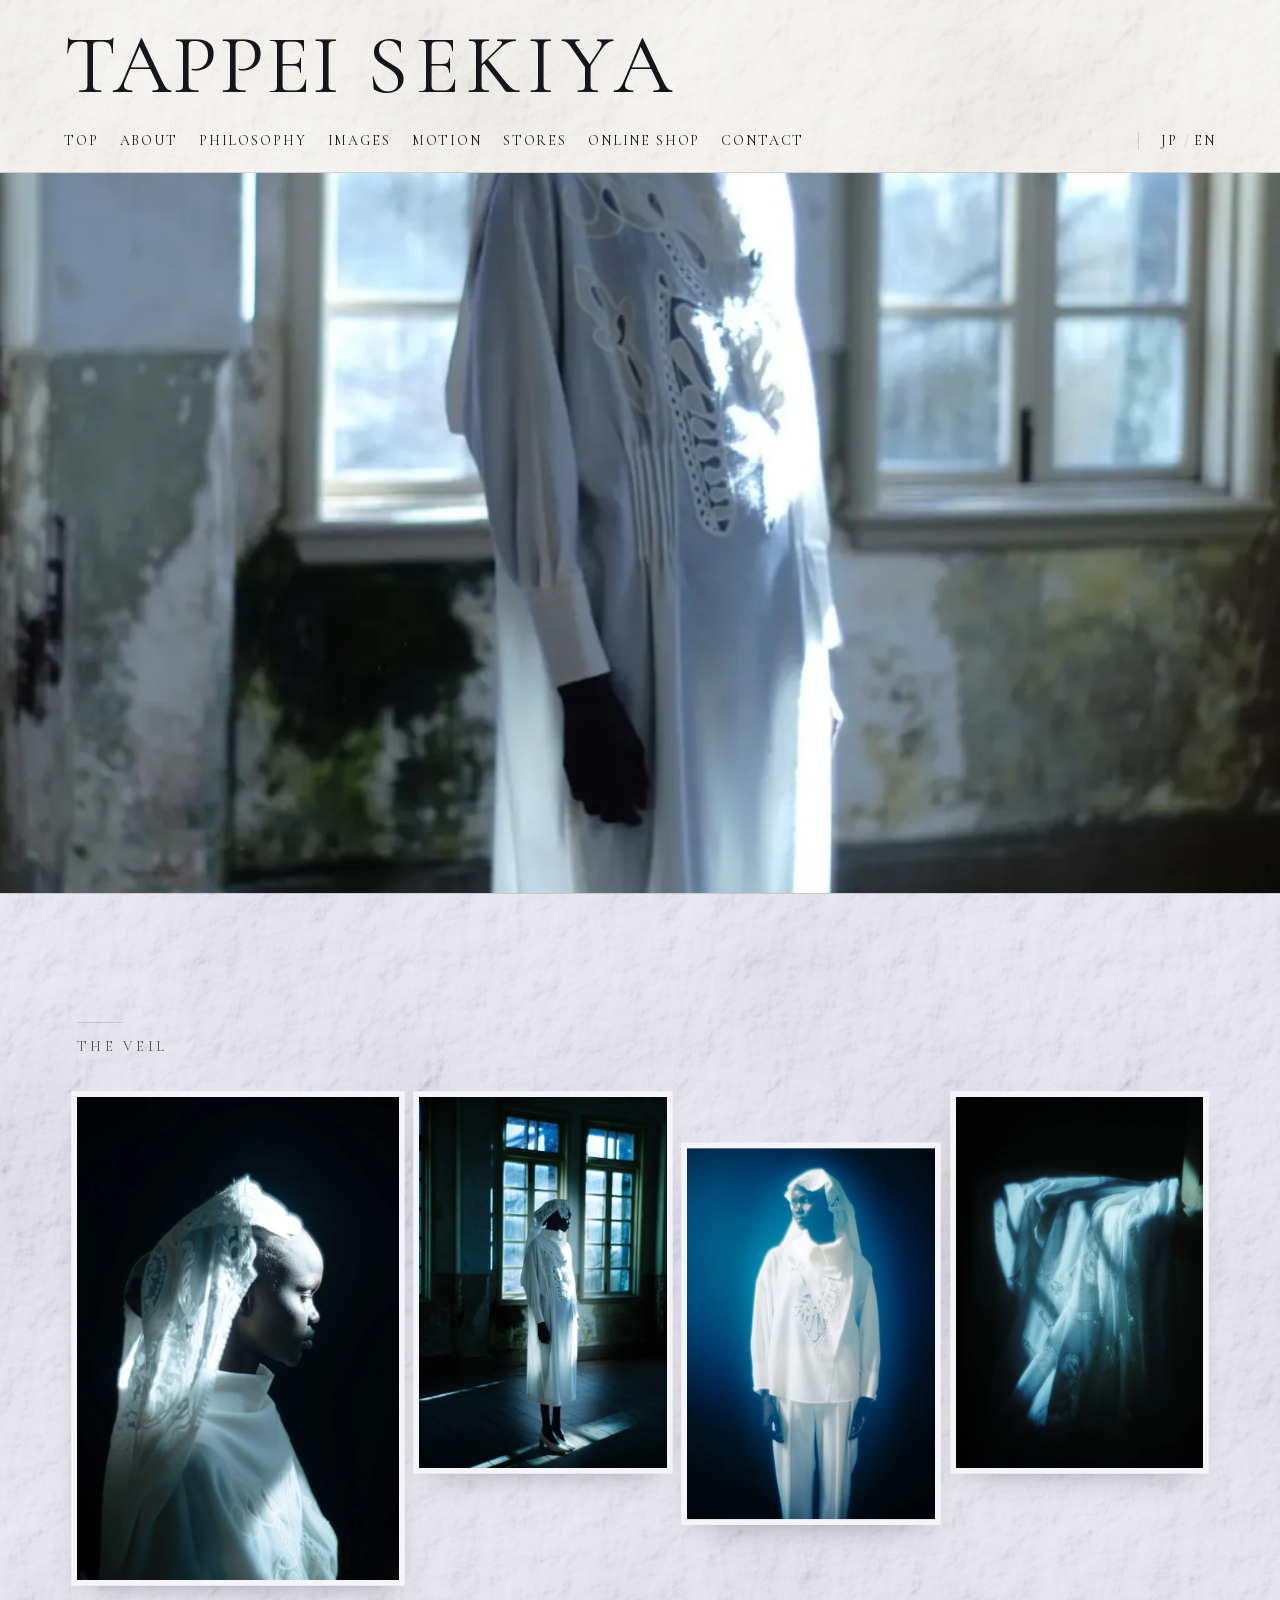
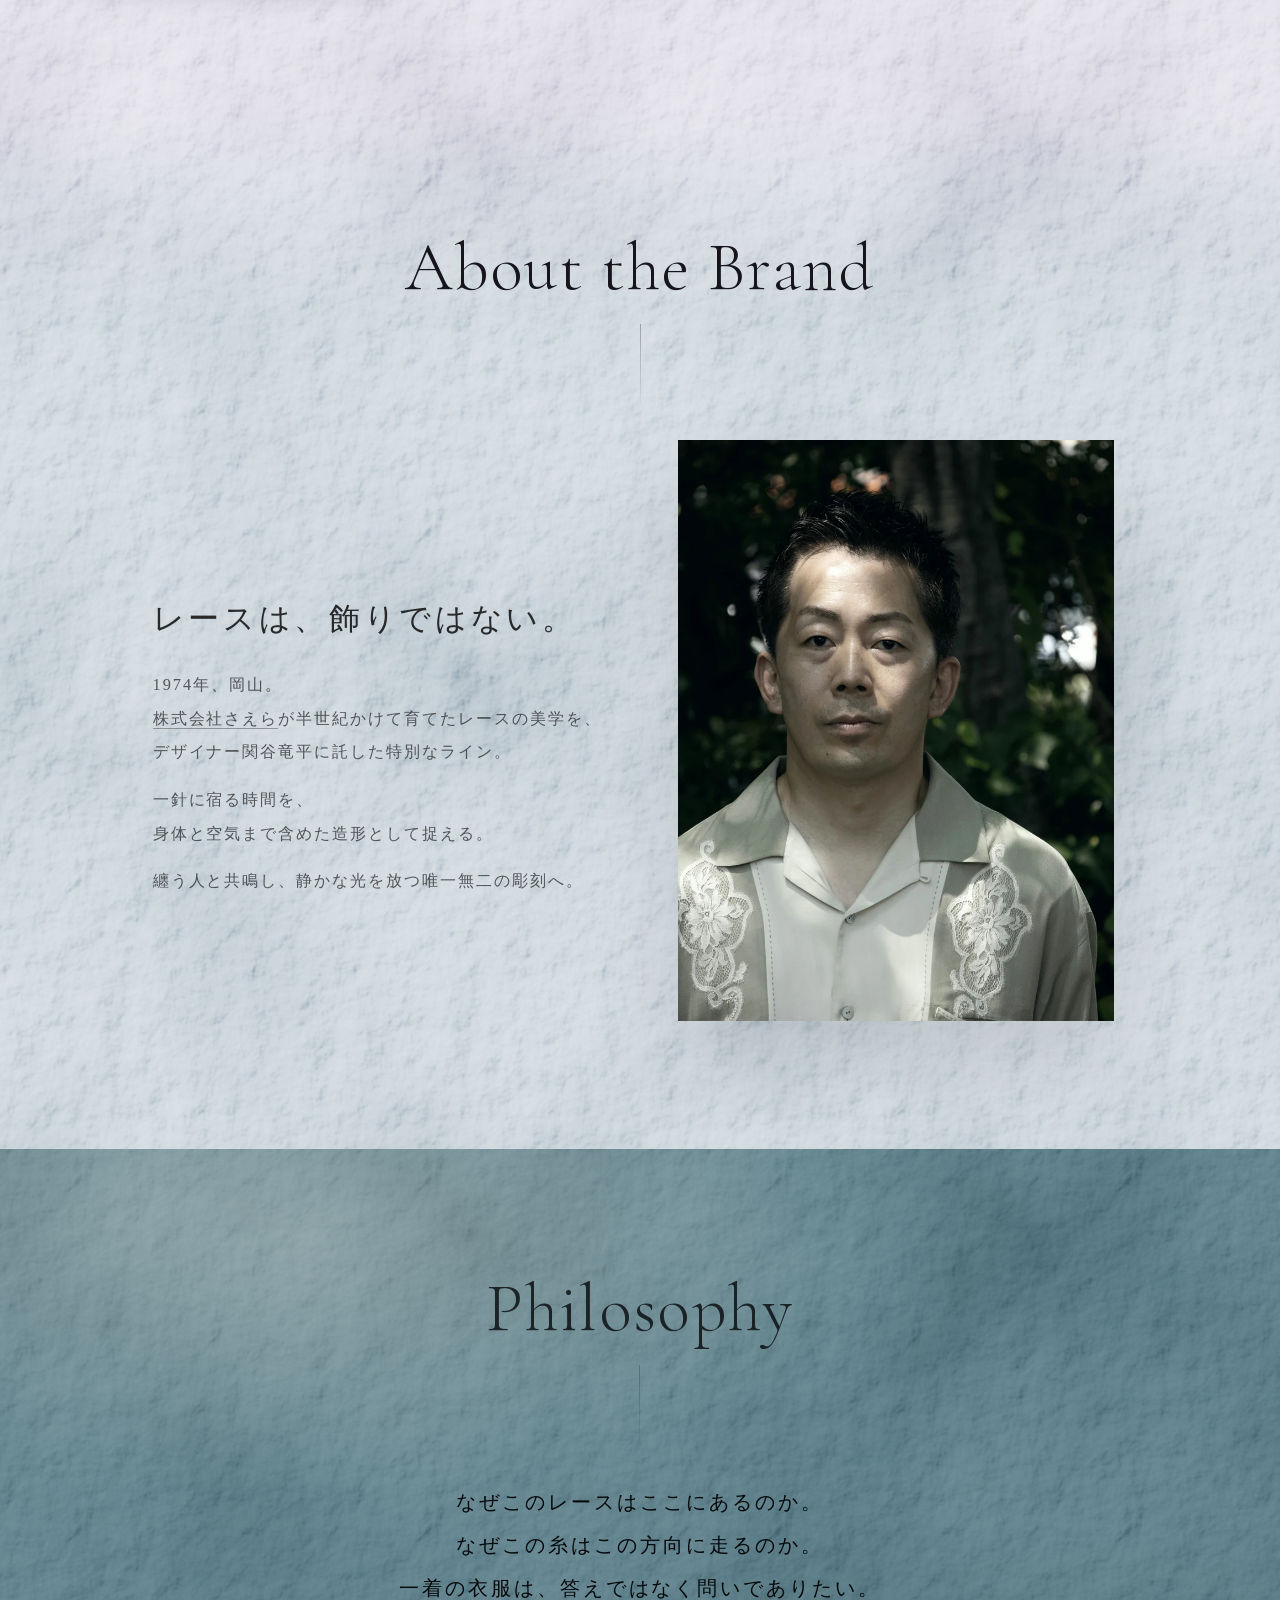
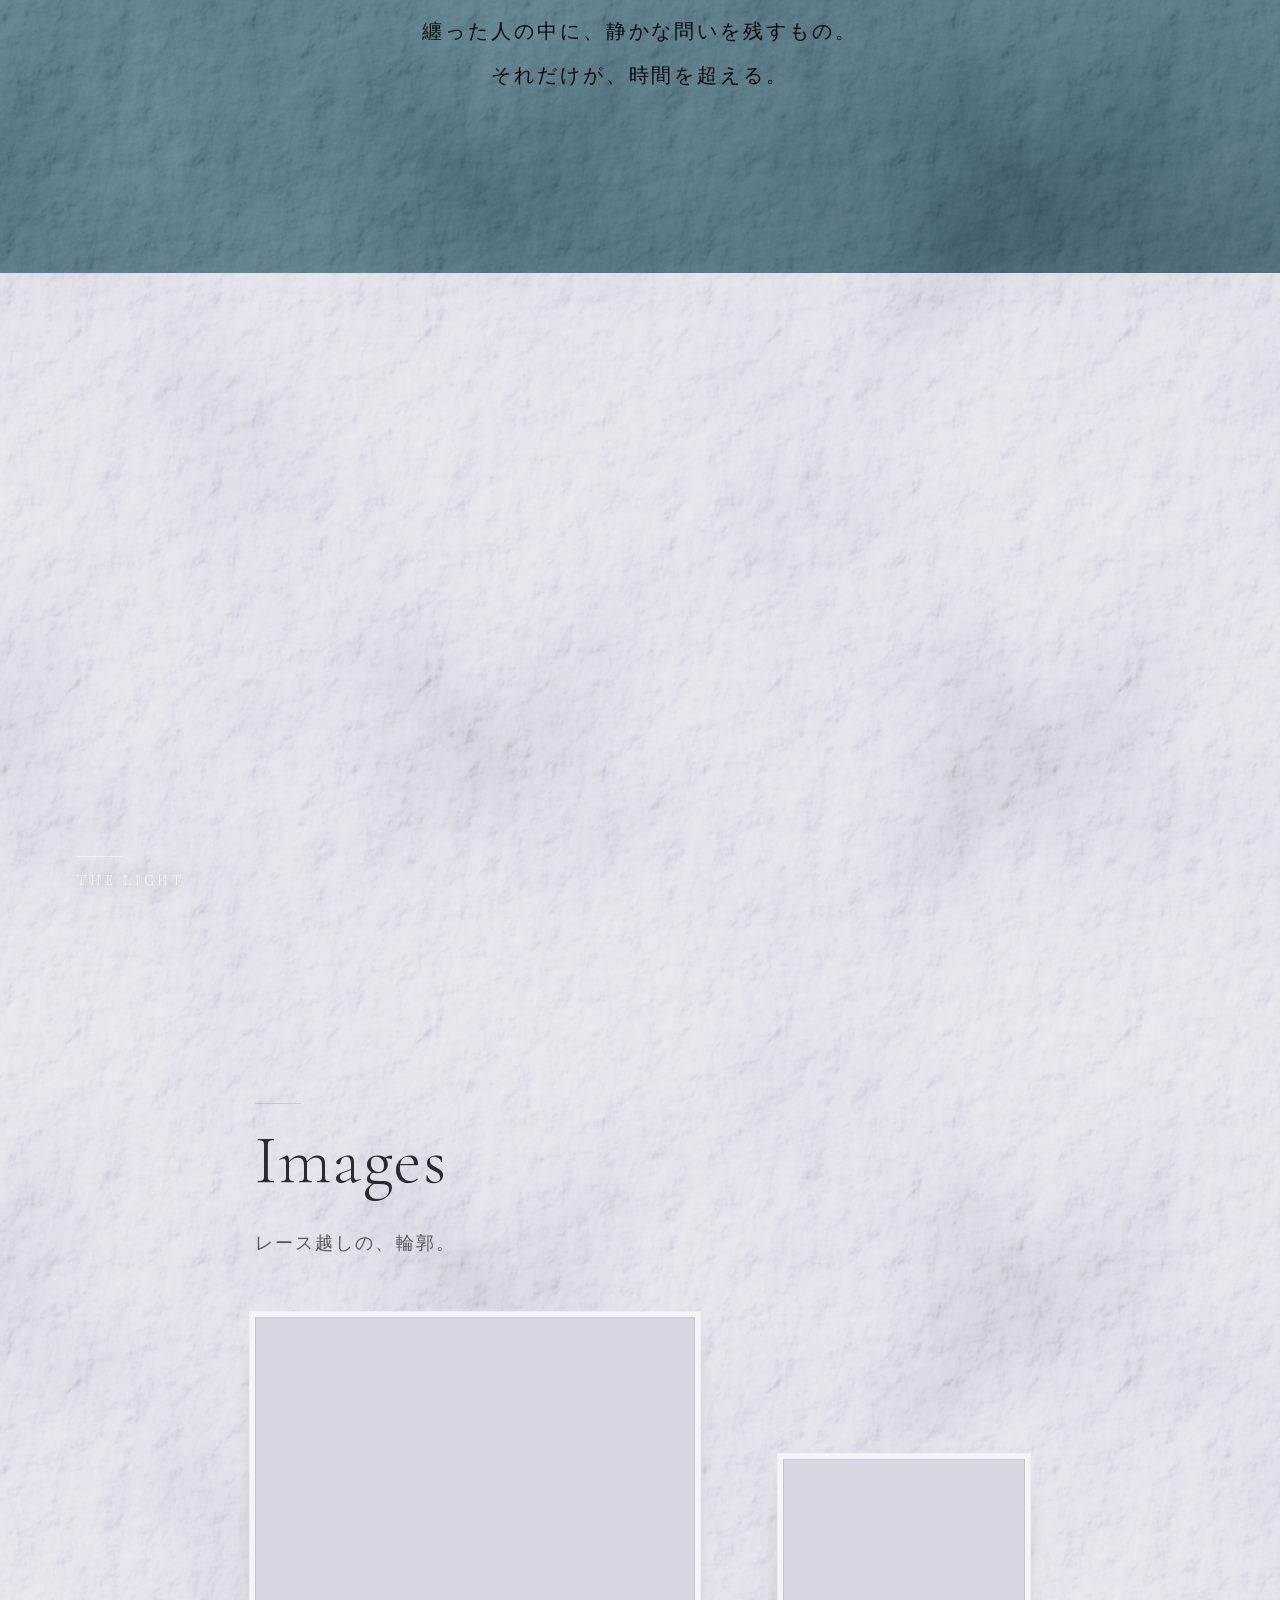
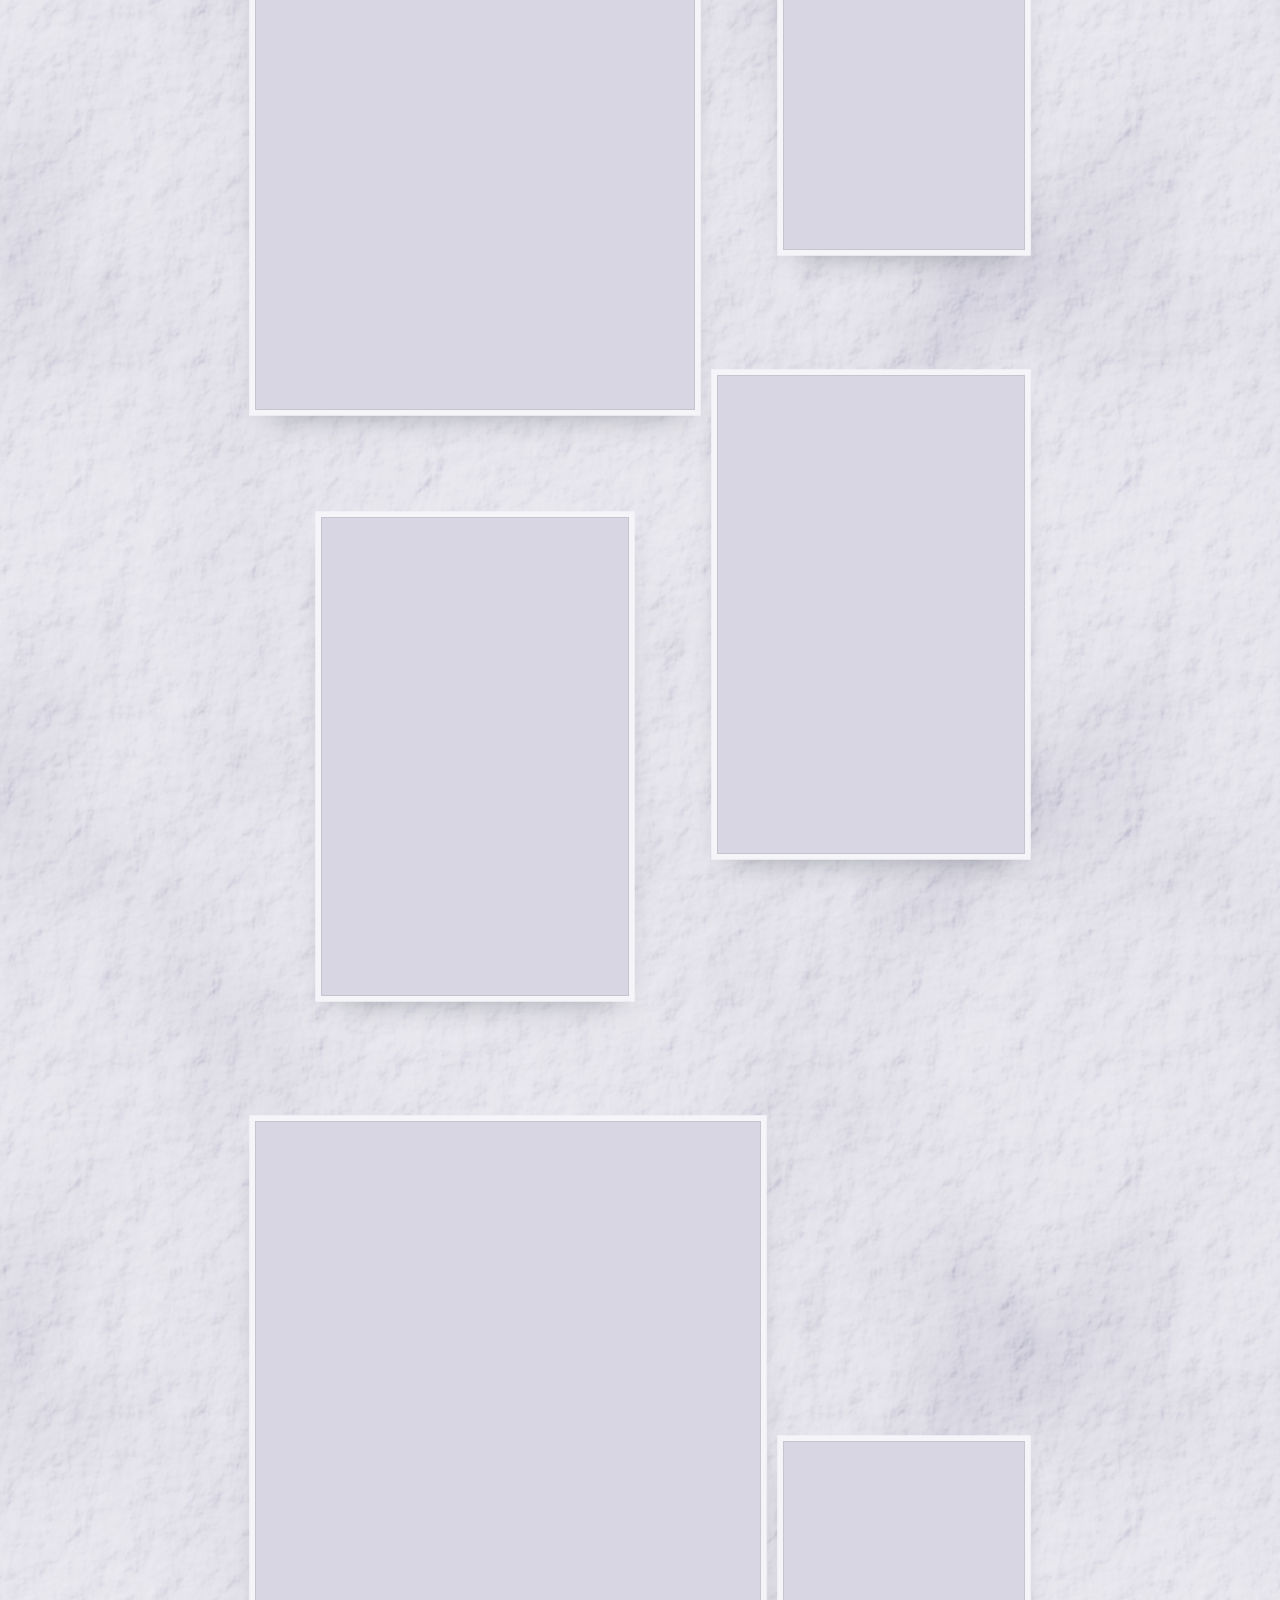
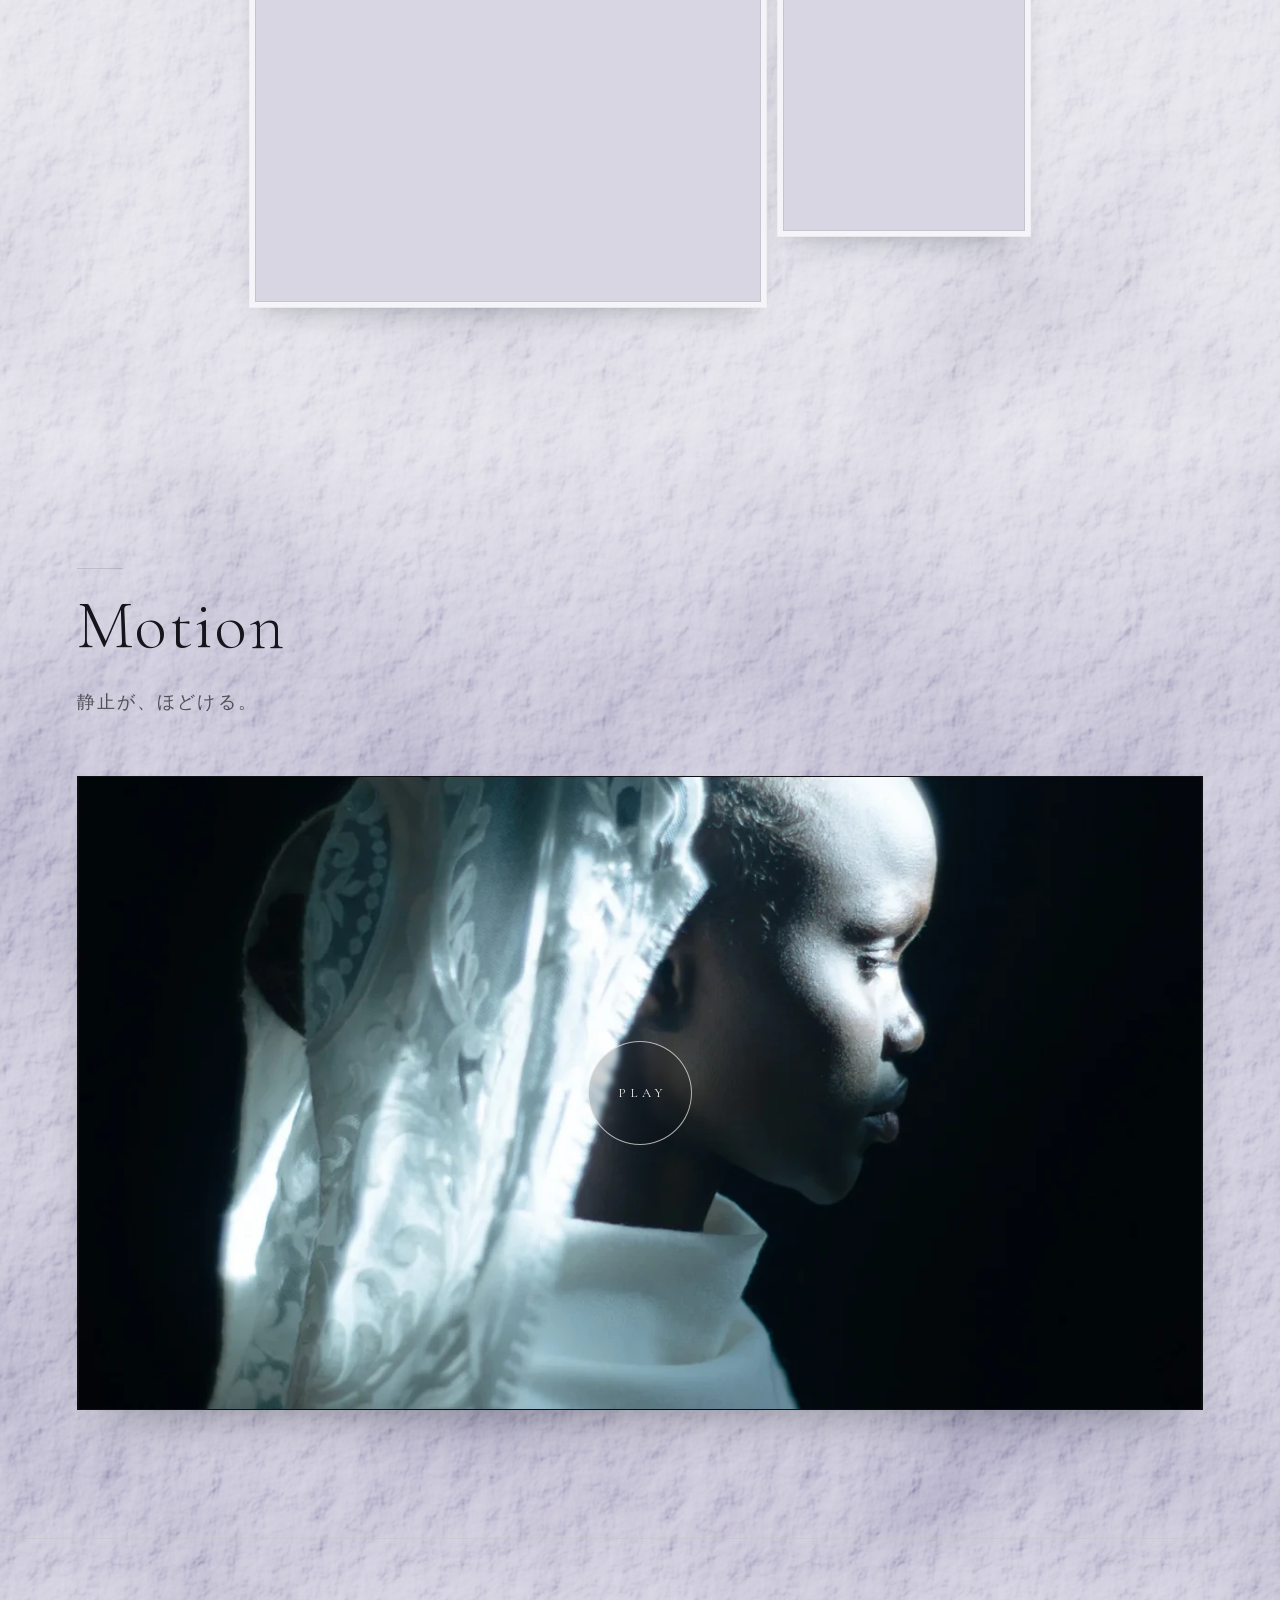
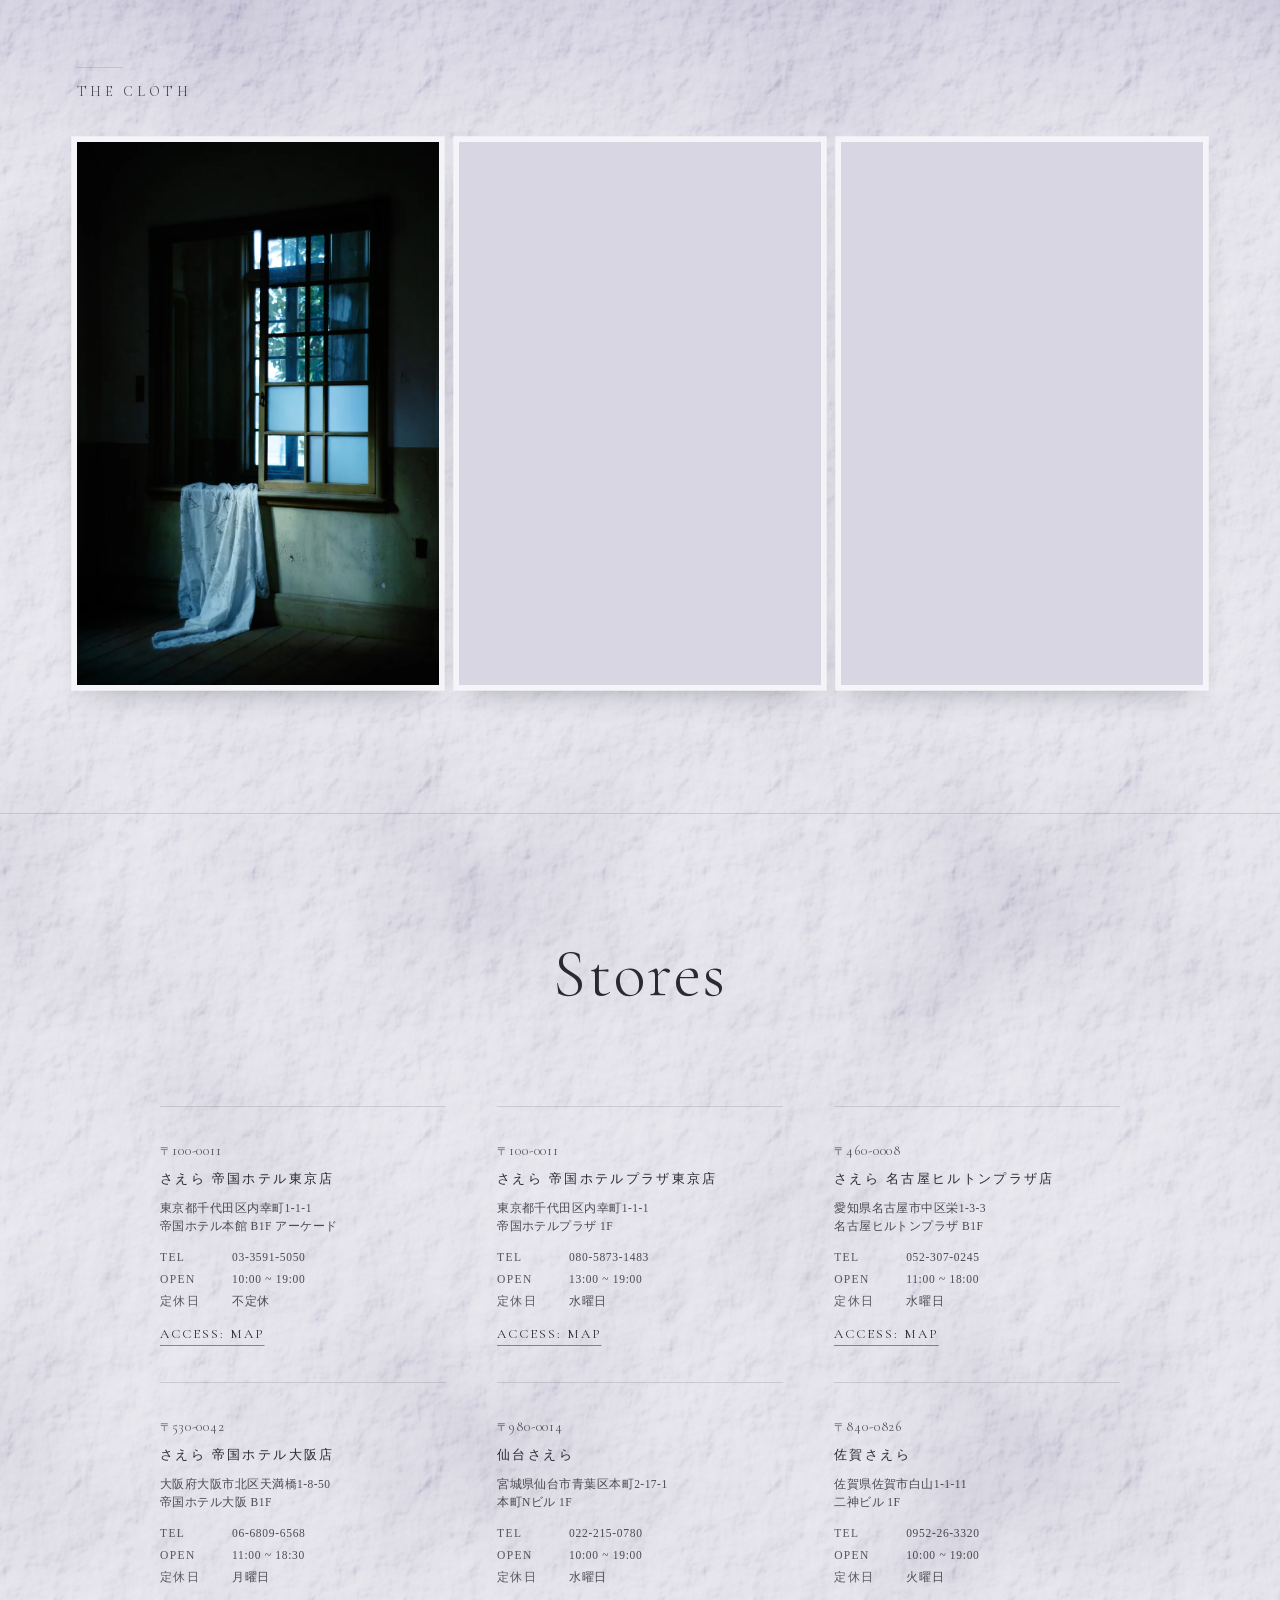
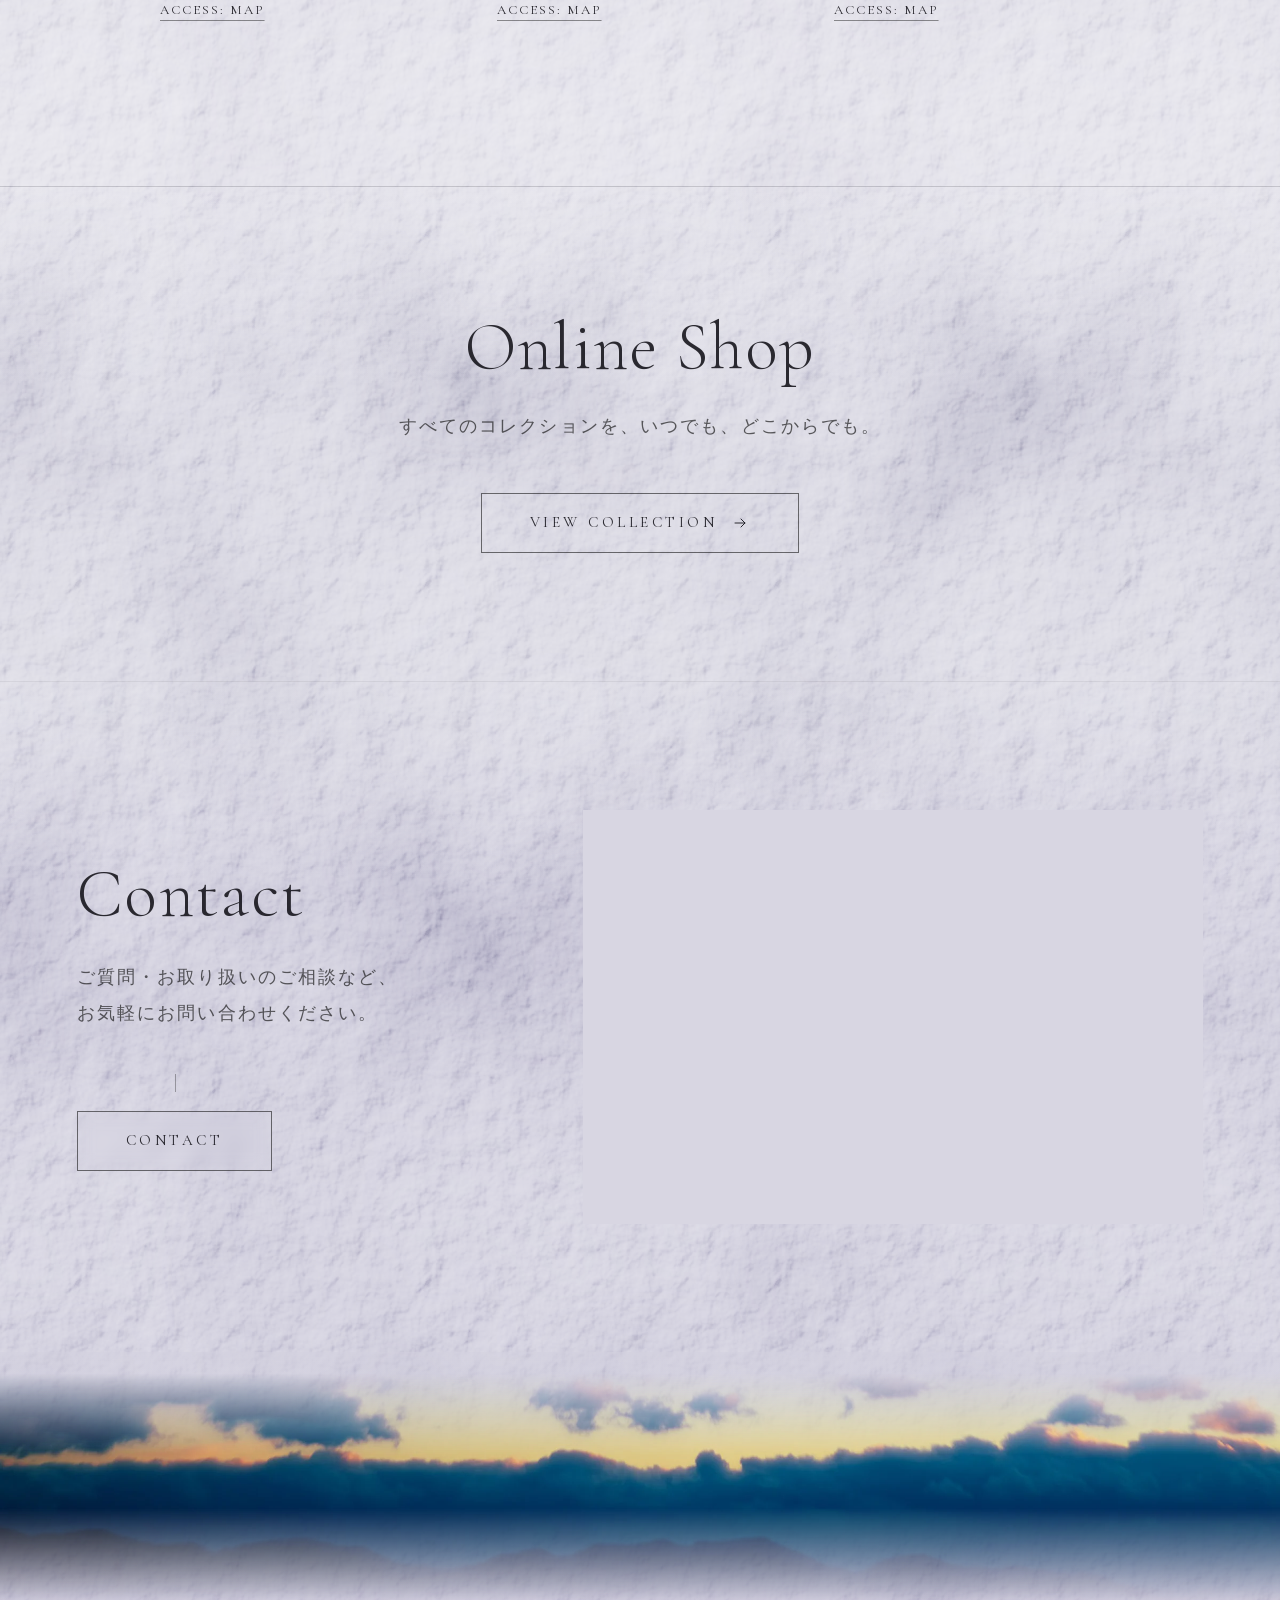
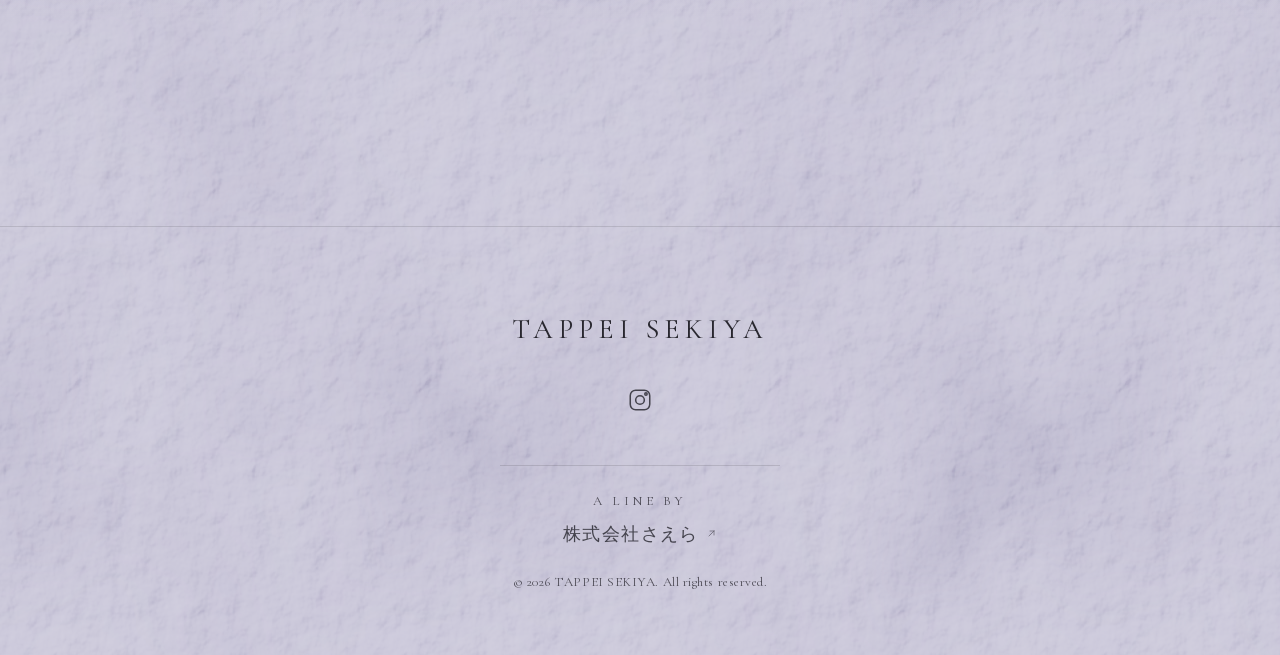
<file: index.html>
<!DOCTYPE html>
<html lang="ja">
  <head>
    <!-- Google tag (gtag.js) -->
    <script>
      // 09-29 速度＝解析タグ(172KB)は最初の表示と取り合わせない＝読み込みが済んでから読む（計測は下の gtag() が溜めておく）
      addEventListener('load', function () { setTimeout(function () {
        var s = document.createElement('script'); s.async = true;
        s.src = 'https://www.googletagmanager.com/gtag/js?id=G-E9X6RZ1SRS'; document.head.appendChild(s);
      }, 1200); });
    </script>
    <script>
      window.dataLayer = window.dataLayer || [];
      function gtag(){dataLayer.push(arguments);}
      gtag('js', new Date());
      gtag('config', 'G-E9X6RZ1SRS');
      // 09-29 セクションごとの閲覧＝画面の中央線にかかったら1回だけ section_view
      //       店舗・オンラインストア・お問い合わせのリンクは押されたら cta_click
      addEventListener('DOMContentLoaded', function () {
        if ('IntersectionObserver' in window) {
          var io = new IntersectionObserver(function (es) {
            es.forEach(function (e) {
              if (!e.isIntersecting) return;
              gtag('event', 'section_view', { section_id: e.target.id });
              io.unobserve(e.target);
            });
          }, { rootMargin: '-50% 0px -50% 0px' });
          document.querySelectorAll('section[id]').forEach(function (s) { io.observe(s); });
        }
        document.addEventListener('click', function (ev) {
          var a = ev.target.closest && ev.target.closest('#stores a, #online-shop a, #contact a');
          if (!a) return;
          gtag('event', 'cta_click', { section_id: a.closest('section').id, link_url: a.href, link_text: (a.textContent || '').trim().slice(0, 60) });
        });
      });
    </script>
    <meta charset="UTF-8" />
    <meta name="viewport" content="width=device-width, initial-scale=1.0" />
    <title>TAPPEI SEKIYA</title>
    <!-- 09-29 見えない所（検索の説明・共有カード・アイコン・正規URL） -->
    <meta name="description" content="1974年、岡山。株式会社さえらが半世紀にわたり追い続けてきたレースと刺繍を、ひとりのデザイナーの名に託したライン。">
    <link rel="canonical" href="https://tappeisekiya.com/">
    <link rel="alternate" hreflang="ja" href="https://tappeisekiya.com/">
    <link rel="alternate" hreflang="en" href="https://tappeisekiya.com/en/">
    <link rel="alternate" hreflang="x-default" href="https://tappeisekiya.com/">
    <link rel="icon" href="./favicon.svg" type="image/svg+xml">
    <link rel="icon" href="./favicon.ico" sizes="any">
    <link rel="apple-touch-icon" href="./apple-touch-icon.png">
    <meta name="theme-color" content="#f2f1ee">
    <meta property="og:type" content="website">
    <meta property="og:site_name" content="TAPPEI SEKIYA">
    <meta property="og:title" content="TAPPEI SEKIYA">
    <meta property="og:description" content="1974年、岡山。株式会社さえらが半世紀にわたり追い続けてきたレースと刺繍を、ひとりのデザイナーの名に託したライン。">
    <meta property="og:url" content="https://tappeisekiya.com/">
    <meta property="og:image" content="https://tappeisekiya.com/images/og.jpg">
    <meta property="og:image:width" content="1200">
    <meta property="og:image:height" content="630">
    <meta property="og:locale" content="ja_JP">
    <meta name="twitter:card" content="summary_large_image">
    <link rel="preload" as="image" href="./images/hero_sp_full.webp" media="(max-width: 600px)" fetchpriority="high">
    <link rel="preload" as="image" href="./images/hero_poster_pc.webp" media="(min-width: 601px)" fetchpriority="high">
    <link rel="preload" href="./fonts/cormorant_ac5feb95.woff2" as="font" type="font/woff2" crossorigin>
    <link rel="preload" href="./fonts/inter_bec94a4d.woff2" as="font" type="font/woff2" crossorigin>
    <!-- 09-29 Google Fonts と同じファイルを自前で配信（見た目は同一・外部への接続を2本減らす） -->
    <style>/* cyrillic-ext */
@font-face {
  font-family: 'Cormorant Garamond';
  font-style: italic;
  font-weight: 300;
  font-display: swap;
  src: url(./fonts/cormorant_e4dc741c.woff2) format('woff2');
  unicode-range: U+0460-052F, U+1C80-1C8A, U+20B4, U+2DE0-2DFF, U+A640-A69F, U+FE2E-FE2F;
}
/* cyrillic */
@font-face {
  font-family: 'Cormorant Garamond';
  font-style: italic;
  font-weight: 300;
  font-display: swap;
  src: url(./fonts/cormorant_f0ca3ec9.woff2) format('woff2');
  unicode-range: U+0301, U+0400-045F, U+0490-0491, U+04B0-04B1, U+2116;
}
/* vietnamese */
@font-face {
  font-family: 'Cormorant Garamond';
  font-style: italic;
  font-weight: 300;
  font-display: swap;
  src: url(./fonts/cormorant_185c3409.woff2) format('woff2');
  unicode-range: U+0102-0103, U+0110-0111, U+0128-0129, U+0168-0169, U+01A0-01A1, U+01AF-01B0, U+0300-0301, U+0303-0304, U+0308-0309, U+0323, U+0329, U+1EA0-1EF9, U+20AB;
}
/* latin-ext */
@font-face {
  font-family: 'Cormorant Garamond';
  font-style: italic;
  font-weight: 300;
  font-display: swap;
  src: url(./fonts/cormorant_28d80079.woff2) format('woff2');
  unicode-range: U+0100-02BA, U+02BD-02C5, U+02C7-02CC, U+02CE-02D7, U+02DD-02FF, U+0304, U+0308, U+0329, U+1D00-1DBF, U+1E00-1E9F, U+1EF2-1EFF, U+2020, U+20A0-20AB, U+20AD-20C0, U+2113, U+2C60-2C7F, U+A720-A7FF;
}
/* latin */
@font-face {
  font-family: 'Cormorant Garamond';
  font-style: italic;
  font-weight: 300;
  font-display: swap;
  src: url(./fonts/cormorant_880eabe2.woff2) format('woff2');
  unicode-range: U+0000-00FF, U+0131, U+0152-0153, U+02BB-02BC, U+02C6, U+02DA, U+02DC, U+0304, U+0308, U+0329, U+2000-206F, U+20AC, U+2122, U+2191, U+2193, U+2212, U+2215, U+FEFF, U+FFFD;
}
/* cyrillic-ext */
@font-face {
  font-family: 'Cormorant Garamond';
  font-style: italic;
  font-weight: 400;
  font-display: swap;
  src: url(./fonts/cormorant_e4dc741c.woff2) format('woff2');
  unicode-range: U+0460-052F, U+1C80-1C8A, U+20B4, U+2DE0-2DFF, U+A640-A69F, U+FE2E-FE2F;
}
/* cyrillic */
@font-face {
  font-family: 'Cormorant Garamond';
  font-style: italic;
  font-weight: 400;
  font-display: swap;
  src: url(./fonts/cormorant_f0ca3ec9.woff2) format('woff2');
  unicode-range: U+0301, U+0400-045F, U+0490-0491, U+04B0-04B1, U+2116;
}
/* vietnamese */
@font-face {
  font-family: 'Cormorant Garamond';
  font-style: italic;
  font-weight: 400;
  font-display: swap;
  src: url(./fonts/cormorant_185c3409.woff2) format('woff2');
  unicode-range: U+0102-0103, U+0110-0111, U+0128-0129, U+0168-0169, U+01A0-01A1, U+01AF-01B0, U+0300-0301, U+0303-0304, U+0308-0309, U+0323, U+0329, U+1EA0-1EF9, U+20AB;
}
/* latin-ext */
@font-face {
  font-family: 'Cormorant Garamond';
  font-style: italic;
  font-weight: 400;
  font-display: swap;
  src: url(./fonts/cormorant_28d80079.woff2) format('woff2');
  unicode-range: U+0100-02BA, U+02BD-02C5, U+02C7-02CC, U+02CE-02D7, U+02DD-02FF, U+0304, U+0308, U+0329, U+1D00-1DBF, U+1E00-1E9F, U+1EF2-1EFF, U+2020, U+20A0-20AB, U+20AD-20C0, U+2113, U+2C60-2C7F, U+A720-A7FF;
}
/* latin */
@font-face {
  font-family: 'Cormorant Garamond';
  font-style: italic;
  font-weight: 400;
  font-display: swap;
  src: url(./fonts/cormorant_880eabe2.woff2) format('woff2');
  unicode-range: U+0000-00FF, U+0131, U+0152-0153, U+02BB-02BC, U+02C6, U+02DA, U+02DC, U+0304, U+0308, U+0329, U+2000-206F, U+20AC, U+2122, U+2191, U+2193, U+2212, U+2215, U+FEFF, U+FFFD;
}
/* cyrillic-ext */
@font-face {
  font-family: 'Cormorant Garamond';
  font-style: normal;
  font-weight: 300;
  font-display: swap;
  src: url(./fonts/cormorant_68087e60.woff2) format('woff2');
  unicode-range: U+0460-052F, U+1C80-1C8A, U+20B4, U+2DE0-2DFF, U+A640-A69F, U+FE2E-FE2F;
}
/* cyrillic */
@font-face {
  font-family: 'Cormorant Garamond';
  font-style: normal;
  font-weight: 300;
  font-display: swap;
  src: url(./fonts/cormorant_a1028863.woff2) format('woff2');
  unicode-range: U+0301, U+0400-045F, U+0490-0491, U+04B0-04B1, U+2116;
}
/* vietnamese */
@font-face {
  font-family: 'Cormorant Garamond';
  font-style: normal;
  font-weight: 300;
  font-display: swap;
  src: url(./fonts/cormorant_4735e8ab.woff2) format('woff2');
  unicode-range: U+0102-0103, U+0110-0111, U+0128-0129, U+0168-0169, U+01A0-01A1, U+01AF-01B0, U+0300-0301, U+0303-0304, U+0308-0309, U+0323, U+0329, U+1EA0-1EF9, U+20AB;
}
/* latin-ext */
@font-face {
  font-family: 'Cormorant Garamond';
  font-style: normal;
  font-weight: 300;
  font-display: swap;
  src: url(./fonts/cormorant_48072044.woff2) format('woff2');
  unicode-range: U+0100-02BA, U+02BD-02C5, U+02C7-02CC, U+02CE-02D7, U+02DD-02FF, U+0304, U+0308, U+0329, U+1D00-1DBF, U+1E00-1E9F, U+1EF2-1EFF, U+2020, U+20A0-20AB, U+20AD-20C0, U+2113, U+2C60-2C7F, U+A720-A7FF;
}
/* latin */
@font-face {
  font-family: 'Cormorant Garamond';
  font-style: normal;
  font-weight: 300;
  font-display: swap;
  src: url(./fonts/cormorant_ac5feb95.woff2) format('woff2');
  unicode-range: U+0000-00FF, U+0131, U+0152-0153, U+02BB-02BC, U+02C6, U+02DA, U+02DC, U+0304, U+0308, U+0329, U+2000-206F, U+20AC, U+2122, U+2191, U+2193, U+2212, U+2215, U+FEFF, U+FFFD;
}
/* cyrillic-ext */
@font-face {
  font-family: 'Cormorant Garamond';
  font-style: normal;
  font-weight: 400;
  font-display: swap;
  src: url(./fonts/cormorant_68087e60.woff2) format('woff2');
  unicode-range: U+0460-052F, U+1C80-1C8A, U+20B4, U+2DE0-2DFF, U+A640-A69F, U+FE2E-FE2F;
}
/* cyrillic */
@font-face {
  font-family: 'Cormorant Garamond';
  font-style: normal;
  font-weight: 400;
  font-display: swap;
  src: url(./fonts/cormorant_a1028863.woff2) format('woff2');
  unicode-range: U+0301, U+0400-045F, U+0490-0491, U+04B0-04B1, U+2116;
}
/* vietnamese */
@font-face {
  font-family: 'Cormorant Garamond';
  font-style: normal;
  font-weight: 400;
  font-display: swap;
  src: url(./fonts/cormorant_4735e8ab.woff2) format('woff2');
  unicode-range: U+0102-0103, U+0110-0111, U+0128-0129, U+0168-0169, U+01A0-01A1, U+01AF-01B0, U+0300-0301, U+0303-0304, U+0308-0309, U+0323, U+0329, U+1EA0-1EF9, U+20AB;
}
/* latin-ext */
@font-face {
  font-family: 'Cormorant Garamond';
  font-style: normal;
  font-weight: 400;
  font-display: swap;
  src: url(./fonts/cormorant_48072044.woff2) format('woff2');
  unicode-range: U+0100-02BA, U+02BD-02C5, U+02C7-02CC, U+02CE-02D7, U+02DD-02FF, U+0304, U+0308, U+0329, U+1D00-1DBF, U+1E00-1E9F, U+1EF2-1EFF, U+2020, U+20A0-20AB, U+20AD-20C0, U+2113, U+2C60-2C7F, U+A720-A7FF;
}
/* latin */
@font-face {
  font-family: 'Cormorant Garamond';
  font-style: normal;
  font-weight: 400;
  font-display: swap;
  src: url(./fonts/cormorant_ac5feb95.woff2) format('woff2');
  unicode-range: U+0000-00FF, U+0131, U+0152-0153, U+02BB-02BC, U+02C6, U+02DA, U+02DC, U+0304, U+0308, U+0329, U+2000-206F, U+20AC, U+2122, U+2191, U+2193, U+2212, U+2215, U+FEFF, U+FFFD;
}
/* cyrillic-ext */
@font-face {
  font-family: 'Cormorant Garamond';
  font-style: normal;
  font-weight: 600;
  font-display: swap;
  src: url(./fonts/cormorant_68087e60.woff2) format('woff2');
  unicode-range: U+0460-052F, U+1C80-1C8A, U+20B4, U+2DE0-2DFF, U+A640-A69F, U+FE2E-FE2F;
}
/* cyrillic */
@font-face {
  font-family: 'Cormorant Garamond';
  font-style: normal;
  font-weight: 600;
  font-display: swap;
  src: url(./fonts/cormorant_a1028863.woff2) format('woff2');
  unicode-range: U+0301, U+0400-045F, U+0490-0491, U+04B0-04B1, U+2116;
}
/* vietnamese */
@font-face {
  font-family: 'Cormorant Garamond';
  font-style: normal;
  font-weight: 600;
  font-display: swap;
  src: url(./fonts/cormorant_4735e8ab.woff2) format('woff2');
  unicode-range: U+0102-0103, U+0110-0111, U+0128-0129, U+0168-0169, U+01A0-01A1, U+01AF-01B0, U+0300-0301, U+0303-0304, U+0308-0309, U+0323, U+0329, U+1EA0-1EF9, U+20AB;
}
/* latin-ext */
@font-face {
  font-family: 'Cormorant Garamond';
  font-style: normal;
  font-weight: 600;
  font-display: swap;
  src: url(./fonts/cormorant_48072044.woff2) format('woff2');
  unicode-range: U+0100-02BA, U+02BD-02C5, U+02C7-02CC, U+02CE-02D7, U+02DD-02FF, U+0304, U+0308, U+0329, U+1D00-1DBF, U+1E00-1E9F, U+1EF2-1EFF, U+2020, U+20A0-20AB, U+20AD-20C0, U+2113, U+2C60-2C7F, U+A720-A7FF;
}
/* latin */
@font-face {
  font-family: 'Cormorant Garamond';
  font-style: normal;
  font-weight: 600;
  font-display: swap;
  src: url(./fonts/cormorant_ac5feb95.woff2) format('woff2');
  unicode-range: U+0000-00FF, U+0131, U+0152-0153, U+02BB-02BC, U+02C6, U+02DA, U+02DC, U+0304, U+0308, U+0329, U+2000-206F, U+20AC, U+2122, U+2191, U+2193, U+2212, U+2215, U+FEFF, U+FFFD;
}
/* cyrillic-ext */
@font-face {
  font-family: 'Inter';
  font-style: normal;
  font-weight: 300;
  font-display: swap;
  src: url(./fonts/inter_c428ca13.woff2) format('woff2');
  unicode-range: U+0460-052F, U+1C80-1C8A, U+20B4, U+2DE0-2DFF, U+A640-A69F, U+FE2E-FE2F;
}
/* cyrillic */
@font-face {
  font-family: 'Inter';
  font-style: normal;
  font-weight: 300;
  font-display: swap;
  src: url(./fonts/inter_ec7f5af9.woff2) format('woff2');
  unicode-range: U+0301, U+0400-045F, U+0490-0491, U+04B0-04B1, U+2116;
}
/* greek-ext */
@font-face {
  font-family: 'Inter';
  font-style: normal;
  font-weight: 300;
  font-display: swap;
  src: url(./fonts/inter_085cd790.woff2) format('woff2');
  unicode-range: U+1F00-1FFF;
}
/* greek */
@font-face {
  font-family: 'Inter';
  font-style: normal;
  font-weight: 300;
  font-display: swap;
  src: url(./fonts/inter_4609148e.woff2) format('woff2');
  unicode-range: U+0370-0377, U+037A-037F, U+0384-038A, U+038C, U+038E-03A1, U+03A3-03FF;
}
/* vietnamese */
@font-face {
  font-family: 'Inter';
  font-style: normal;
  font-weight: 300;
  font-display: swap;
  src: url(./fonts/inter_1f53bf00.woff2) format('woff2');
  unicode-range: U+0102-0103, U+0110-0111, U+0128-0129, U+0168-0169, U+01A0-01A1, U+01AF-01B0, U+0300-0301, U+0303-0304, U+0308-0309, U+0323, U+0329, U+1EA0-1EF9, U+20AB;
}
/* latin-ext */
@font-face {
  font-family: 'Inter';
  font-style: normal;
  font-weight: 300;
  font-display: swap;
  src: url(./fonts/inter_367ba69a.woff2) format('woff2');
  unicode-range: U+0100-02BA, U+02BD-02C5, U+02C7-02CC, U+02CE-02D7, U+02DD-02FF, U+0304, U+0308, U+0329, U+1D00-1DBF, U+1E00-1E9F, U+1EF2-1EFF, U+2020, U+20A0-20AB, U+20AD-20C0, U+2113, U+2C60-2C7F, U+A720-A7FF;
}
/* latin */
@font-face {
  font-family: 'Inter';
  font-style: normal;
  font-weight: 300;
  font-display: swap;
  src: url(./fonts/inter_bec94a4d.woff2) format('woff2');
  unicode-range: U+0000-00FF, U+0131, U+0152-0153, U+02BB-02BC, U+02C6, U+02DA, U+02DC, U+0304, U+0308, U+0329, U+2000-206F, U+20AC, U+2122, U+2191, U+2193, U+2212, U+2215, U+FEFF, U+FFFD;
}
/* cyrillic-ext */
@font-face {
  font-family: 'Inter';
  font-style: normal;
  font-weight: 400;
  font-display: swap;
  src: url(./fonts/inter_c428ca13.woff2) format('woff2');
  unicode-range: U+0460-052F, U+1C80-1C8A, U+20B4, U+2DE0-2DFF, U+A640-A69F, U+FE2E-FE2F;
}
/* cyrillic */
@font-face {
  font-family: 'Inter';
  font-style: normal;
  font-weight: 400;
  font-display: swap;
  src: url(./fonts/inter_ec7f5af9.woff2) format('woff2');
  unicode-range: U+0301, U+0400-045F, U+0490-0491, U+04B0-04B1, U+2116;
}
/* greek-ext */
@font-face {
  font-family: 'Inter';
  font-style: normal;
  font-weight: 400;
  font-display: swap;
  src: url(./fonts/inter_085cd790.woff2) format('woff2');
  unicode-range: U+1F00-1FFF;
}
/* greek */
@font-face {
  font-family: 'Inter';
  font-style: normal;
  font-weight: 400;
  font-display: swap;
  src: url(./fonts/inter_4609148e.woff2) format('woff2');
  unicode-range: U+0370-0377, U+037A-037F, U+0384-038A, U+038C, U+038E-03A1, U+03A3-03FF;
}
/* vietnamese */
@font-face {
  font-family: 'Inter';
  font-style: normal;
  font-weight: 400;
  font-display: swap;
  src: url(./fonts/inter_1f53bf00.woff2) format('woff2');
  unicode-range: U+0102-0103, U+0110-0111, U+0128-0129, U+0168-0169, U+01A0-01A1, U+01AF-01B0, U+0300-0301, U+0303-0304, U+0308-0309, U+0323, U+0329, U+1EA0-1EF9, U+20AB;
}
/* latin-ext */
@font-face {
  font-family: 'Inter';
  font-style: normal;
  font-weight: 400;
  font-display: swap;
  src: url(./fonts/inter_367ba69a.woff2) format('woff2');
  unicode-range: U+0100-02BA, U+02BD-02C5, U+02C7-02CC, U+02CE-02D7, U+02DD-02FF, U+0304, U+0308, U+0329, U+1D00-1DBF, U+1E00-1E9F, U+1EF2-1EFF, U+2020, U+20A0-20AB, U+20AD-20C0, U+2113, U+2C60-2C7F, U+A720-A7FF;
}
/* latin */
@font-face {
  font-family: 'Inter';
  font-style: normal;
  font-weight: 400;
  font-display: swap;
  src: url(./fonts/inter_bec94a4d.woff2) format('woff2');
  unicode-range: U+0000-00FF, U+0131, U+0152-0153, U+02BB-02BC, U+02C6, U+02DA, U+02DC, U+0304, U+0308, U+0329, U+2000-206F, U+20AC, U+2122, U+2191, U+2193, U+2212, U+2215, U+FEFF, U+FFFD;
}
</style>
    <link rel="stylesheet" href="./style.css" />
    
    <!-- CDN scripts to support local file:// execution without bundler issues -->
    <script defer src="./vendor/gsap.min.js"></script>
    <script defer src="./vendor/ScrollTrigger.min.js"></script>
    <script defer src="./vendor/lenis.min.js"></script>
  </head>
  <body>

    <main>
      <!-- Hero Section -->
      <section class="hero" id="hero">
        <div class="hero-image-container">
          <!-- 09-17 ヒーロー＝背景は原画のまま静止、切り抜いたモデルだけが動く（AEで作成・生成AIは不使用）。
               戻す＝この<video>を削除するだけ（<picture>は1文字も触っていない） -->
          <!-- 10-27 オーナー指示「動画を静止画に直し」＝写真の権利確認が済むまで動画を止め、元写真（poster）だけを出す。
               枠・収め方を変えないため <video> は残し、動画の source と autoplay/loop を外した。
               戻す＝下の3行の source（data-src）と autoplay loop を元に戻す（hero_loop_sp.mp4 / hero_loop.mp4 / hero_loop.webm） -->
          <video class="hero-video" muted playsinline preload="none" aria-hidden="true" tabindex="-1"></video>
          <script>(function(v){var sp=matchMedia('(max-width: 600px)').matches,tab=!sp&&matchMedia('(max-width: 1366px) and (orientation: portrait)').matches,land=!sp&&!tab&&matchMedia('(min-width: 601px) and (max-width: 1366px) and (orientation: landscape) and (hover: none) and (pointer: coarse)').matches;v.poster='./images/'+(sp?'hero_sp_full.webp':tab?'hero_veil.webp':land?'hero_veil_wide.webp':'hero_poster_pc.webp');})(document.querySelector('.hero-video'));
          (function(r,v){var on=function(){r.classList.add('tex-on')};if(v)v.addEventListener('playing',on,{once:true});addEventListener('scroll',on,{once:true,passive:true});addEventListener('touchstart',on,{once:true,passive:true});setTimeout(on,2500);})(document.documentElement,document.querySelector('.hero-video'));</script>
          <picture>
            <source media="(max-width: 600px)" srcset="./images/hero_sp_full.webp" />
            <img src="./images/hero_poster_pc.webp" alt="Top Image" class="hero-img" fetchpriority="high" decoding="async" />
          </picture>
        </div>
        <div class="hero-text-container">
          <div class="brand-title">
            <h1 class="brand-name">
              <span class="brand-line brand-line--first">TAPPEI</span>
              <span class="brand-line brand-line--second">SEKIYA</span>
            </h1>
          </div>
        </div>
    <!-- Navigation / Header -->
    <header class="header">
      <div class="header-logo">
        <a href="./index.html" class="nav-wordmark">TAPPEI SEKIYA</a>
      </div>
      <div class="lang-switch-mobile"><span class="nav-lang-active">JP</span><span class="nav-lang-divider">/</span><a href="./en/">EN</a></div>
      <button class="menu-toggle" type="button" aria-label="Open menu" aria-expanded="false" aria-controls="site-menu">
        <span></span>
        <span></span>
      </button>
      <nav class="header-nav">
        <ul class="nav-menu" id="site-menu">
          <li><a href="#hero">Top</a></li>
          <li><a href="#about">About</a></li>
          <li><a href="#philosophy">Philosophy</a></li>
          <li><a href="#images">Images</a></li>
          <li><a href="#motion">Motion</a></li>
          <li><a href="#stores">Stores</a></li>
          <li><a href="#online-shop">Online Shop</a></li>
          <li><a href="#contact">Contact</a></li>
          <li class="nav-lang"><span class="nav-lang-active">JP</span><span class="nav-lang-divider">/</span><a href="./en/">EN</a></li>
        </ul>
      </nav>
    </header>
      </section>
      <!-- 09-17 I — The Veil＝先方支給の実写を1枚だけで見せる図版（黒の見開き）。戻す時はこのsectionごと削除 -->
      <!-- 09-13 II — The Room＝先方支給の実写3点（引き→正面→寄り）。戻す時はこのsectionごと削除 -->
      <section class="atelier-row ed-dark" aria-label="The Room">
        <p class="atelier-row__chapter ed-chapter">The Veil</p>
        <div class="atelier-row__grid atelier-row__grid--four">
          <figure class="atelier-row__lead">
          <img src="./images/_opt/ed_veil.webp" alt="レースのヴェールを纏い窓光に横顔を向ける" loading="lazy" decoding="async" />
        </figure>
          <figure><img src="./images/_opt/atelier_room_wide.webp" alt="窓辺の光に立つレースのドレス" loading="lazy" decoding="async" /></figure>
          <figure><img src="./images/_opt/atelier_front_blue.webp" alt="青い光の中のレースのブラウスとパンツ" loading="lazy" decoding="async" /></figure>
          <figure><img src="./images/_opt/atelier_cloth_close.webp" alt="吊られたレースの衣" loading="lazy" decoding="async" /></figure>
        </div>
      </section>
      <!-- About Section (Right under Hero) -->
      <section id="about" class="page-hero">
        <h1>About the Brand</h1>
        <div class="poetry-divider"></div>
        <div class="about-designer-statement">
          <p class="about-designer-statement__lead">レースは、飾りではない。</p>
          <p>1974年、岡山。<br /><a href="https://caetla.co.jp/" class="about-parent-link" target="_blank" rel="noopener noreferrer">株式会社さえら</a>が半世紀かけて育てた<br class="mobile-only" />レースの美学を、<br />デザイナー関谷竜平に託した特別なライン。</p>
          <p>一針に宿る時間を、<br class="desktop-only" />身体と空気まで含めた<br class="mobile-only" />造形として捉える。</p>
          <p>纏う人と共鳴し、静かな光を放つ<br class="mobile-only" />唯一無二の彫刻へ。</p>
        </div>
        
        <div class="img-block">
          <img src="./images/_opt/about_portrait.webp" alt="Designer Sekiya Tappei" class="about-image" loading="lazy" decoding="async" />
        </div>
      </section>

      <!-- Philosophy Section (Right under Hero) -->
      <section id="philosophy" class="poetry-section">
        <div class="giant-chapter outline-text" style="top: 15%; left: 5%;">PHILOSOPHY</div>
        
        <div class="poetry-header">
          <span class="poetry-label">Philosophy</span>
          <div class="poetry-divider"></div>
        </div>
        
        <div class="poetry-text">
          <span class="poetry-line">なぜこのレースはここにあるのか。</span><br class="desktop-only"/><br class="mobile-only" />
          <span class="poetry-line">なぜこの糸はこの方向に走るのか。</span><br class="mobile-only" />
          <span class="poetry-line">一着の衣服は、<br class="mobile-only" />答えではなく問いでありたい。</span><br class="desktop-only"/><br class="mobile-only" />
          <span class="poetry-line">纏った人の中に、静かな問いを残すもの。</span><br class="mobile-only" />
          <span class="poetry-line">それだけが、時間を超える。</span>
        </div>
        <!-- 09-30 物撮り11枚はコレクションに任せた（言葉だけの章に） -->

      </section>
      <!-- 09-17 III — The Light＝人も服も無い一枚。谷（Philosophy）から図版帯へ渡る息継ぎ。戻す時はこのsectionごと削除 -->
      <section class="ed-interlude ed-dark" aria-label="The Light">
        <figure class="ed-interlude__figure">
          <img src="./images/ed_room_empty.webp" alt="誰もいない部屋に落ちる窓の光" loading="lazy" decoding="async" />
        </figure>
        <div class="ed-interlude__copy">
          <p class="ed-chapter">The Light</p>
          <!-- 09-18 オーナー指示でこの一文を消した（章表記「III The Light」は残す） -->
        </div>
      </section>

      <!-- 09-18 オーナー指示で Unveiling（レースの重なり）節を外した。戻す＝git revert か、この行を
           直前のコミットの節と差し替える。画像 lace1〜3/lace_full と style.css の .lace-* は消していない。 -->

      <!-- Images Section -->
      <section class="images-section ed-dark" id="images">
        <div class="images-layout">
          <div class="images-copy">
            <span class="images-label">Images</span>
            <p class="section-line">レース越しの、輪郭。</p>
          </div>
          <div class="images-gallery">
            <figure class="images-portrait">
              <a class="images-portrait__link" href="./collection/" aria-label="コレクションを見る"><img src="./images/look_window_light.webp" alt="窓辺の光に透けるレースのドレス" loading="lazy" decoding="async" /></a>
            </figure>
            <figure class="images-portrait">
              <a class="images-portrait__link" href="./collection/" aria-label="コレクションを見る"><img src="./images/look_white_smocking.webp" alt="スモッキングとパフスリーブの白いドレス" loading="lazy" decoding="async" /></a>
            </figure>
            <figure class="images-portrait">
              <a class="images-portrait__link" href="./collection/" aria-label="コレクションを見る"><img src="./images/look_red_back.webp" alt="レース刺繍を背に配した赤いドレス" loading="lazy" decoding="async" /></a>
            </figure>
            <figure class="images-portrait">
              <a class="images-portrait__link" href="./collection/" aria-label="コレクションを見る"><img src="./images/look_olive_floral.webp" alt="立体的な花の刺繍とオリーブのドレス" loading="lazy" decoding="async" /></a>
            </figure>
            <figure class="images-portrait">
              <a class="images-portrait__link" href="./collection/" aria-label="コレクションを見る"><img src="./images/look_dark_lace.webp" alt="暗がりに浮かぶ白いレースの胸当て" loading="lazy" decoding="async" /></a>
            </figure>
            <figure class="images-portrait">
              <a class="images-portrait__link" href="./collection/" aria-label="コレクションを見る"><img src="./images/look_hall_standing.webp" alt="廃墟の広間の窓辺に立つ白いドレス" loading="lazy" decoding="async" /></a>
            </figure>
          </div>
        </div>

      </section>
      <!-- 09-17 追加＝MOTION（オーナー指示「モーションというセクションを作って動画を置いて」）。
           中身＝このサイトに載っている実写7点をFlowのi2vで動かし、30秒に編集したフィルム。
           戻す＝このsectionと style.css の「MOTION」ブロック、メニューの Motion 1項目を削除するだけ -->
      <section class="motion-section ed-dark" id="motion">
        <div class="motion-copy">
          <span class="motion-label">Motion</span>
          <p class="section-line">静止が、ほどける。</p>
        </div>
        <figure class="motion-frame">
          <!-- 10-27 オーナー指示「間の動画も静止画にして」＝写真の権利確認が済むまで動画（motion.mp4）を外し、元写真（ed_veil の16:9切り）を置いた。
               戻す＝この img を元の <video class="motion-video">＋スマホ用 script＋<button class="motion-play"> に戻す（git 10-27 以前） -->
          <!-- 10-28 オーナー指示「動画のところ！！」「カバーは今の画像のままで」＝レース映像15秒（video/_gen1027）を入れ、表紙は motion_still.webp のまま -->
          <video class="motion-video" playsinline preload="none" poster="./images/motion_still.webp">
            <source src="./video/lace.mp4" type="video/mp4" />
          </video>
          <script>(function(v){if(v&&matchMedia('(max-width: 600px)').matches){var s=v.querySelector('source');s.setAttribute('src','./video/lace_sp.mp4');}})(document.querySelector('.motion-video'));</script>
          <button class="motion-play" type="button" aria-label="Play the film">Play</button>
        </figure>
      </section>

      <!-- 09-13 III — The Cloth＝先方支給の実写3点（布と光）。戻す時はこのsectionごと削除 -->
      <section class="cloth-row ed-dark" aria-label="The Cloth">
        <p class="cloth-row__chapter ed-chapter">The Cloth</p>
        <div class="cloth-row__grid">
          <figure><img src="./images/cloth_window.webp" alt="窓辺に掛けられたレースの衣" loading="lazy" decoding="async" /></figure>
          <figure><img src="./images/cloth_hang.webp" alt="吊られたレースの衣の重なり" loading="lazy" decoding="async" /></figure>
          <figure><img src="./images/cloth_macro.webp" alt="レースの拡大" loading="lazy" decoding="async" /></figure>
        </div>
      </section>
      <section class="stockist-section ed-dark" id="stores">
        <div class="stockist-inner">
          <div class="stockist-header">
            <span class="images-label">Stores</span>
          </div>
          <div class="stockist-grid">
            <article class="stockist-card">
              <p class="stockist-zip">〒100-0011</p>
              <h3 class="stockist-name">さえら 帝国ホテル東京店</h3>
              <p class="stockist-address">東京都千代田区内幸町1-1-1<br>帝国ホテル本館 B1F アーケード</p>
              <dl class="stockist-details">
                <div><dt>TEL</dt><dd>03-3591-5050</dd></div>
                <div><dt>OPEN</dt><dd>10:00 ~ 19:00</dd></div>
                <div><dt>定休日</dt><dd>不定休</dd></div>
              </dl>
              <a href="https://www.google.com/maps/search/?api=1&query=帝国ホテル東京+千代田区内幸町1-1-1" class="stockist-map" target="_blank" rel="noopener noreferrer">ACCESS: MAP</a>
            </article>
            <article class="stockist-card">
              <p class="stockist-zip">〒100-0011</p>
              <h3 class="stockist-name">さえら 帝国ホテルプラザ東京店</h3>
              <p class="stockist-address">東京都千代田区内幸町1-1-1<br>帝国ホテルプラザ 1F</p>
              <dl class="stockist-details">
                <div><dt>TEL</dt><dd>080-5873-1483</dd></div>
                <div><dt>OPEN</dt><dd>13:00 ~ 19:00</dd></div>
                <div><dt>定休日</dt><dd>水曜日</dd></div>
              </dl>
              <a href="https://www.google.com/maps/search/?api=1&query=帝国ホテルプラザ東京+千代田区内幸町1-1-1" class="stockist-map" target="_blank" rel="noopener noreferrer">ACCESS: MAP</a>
            </article>
            <article class="stockist-card">
              <p class="stockist-zip">〒460-0008</p>
              <h3 class="stockist-name">さえら 名古屋ヒルトンプラザ店</h3>
              <p class="stockist-address">愛知県名古屋市中区栄1-3-3<br>名古屋ヒルトンプラザ B1F</p>
              <dl class="stockist-details">
                <div><dt>TEL</dt><dd>052-307-0245</dd></div>
                <div><dt>OPEN</dt><dd>11:00 ~ 18:00</dd></div>
                <div><dt>定休日</dt><dd>水曜日</dd></div>
              </dl>
              <a href="https://www.google.com/maps/search/?api=1&query=名古屋ヒルトンプラザ+名古屋市中区栄1-3-3" class="stockist-map" target="_blank" rel="noopener noreferrer">ACCESS: MAP</a>
            </article>
            <article class="stockist-card">
              <p class="stockist-zip">〒530-0042</p>
              <h3 class="stockist-name">さえら 帝国ホテル大阪店</h3>
              <p class="stockist-address">大阪府大阪市北区天満橋1-8-50<br>帝国ホテル大阪 B1F</p>
              <dl class="stockist-details">
                <div><dt>TEL</dt><dd>06-6809-6568</dd></div>
                <div><dt>OPEN</dt><dd>11:00 ~ 18:30</dd></div>
                <div><dt>定休日</dt><dd>月曜日</dd></div>
              </dl>
              <a href="https://www.google.com/maps/search/?api=1&query=帝国ホテル大阪+大阪市北区天満橋1-8-50" class="stockist-map" target="_blank" rel="noopener noreferrer">ACCESS: MAP</a>
            </article>
            <article class="stockist-card">
              <p class="stockist-zip">〒980-0014</p>
              <h3 class="stockist-name">仙台さえら</h3>
              <p class="stockist-address">宮城県仙台市青葉区本町2-17-1<br>本町Nビル 1F</p>
              <dl class="stockist-details">
                <div><dt>TEL</dt><dd>022-215-0780</dd></div>
                <div><dt>OPEN</dt><dd>10:00 ~ 19:00</dd></div>
                <div><dt>定休日</dt><dd>水曜日</dd></div>
              </dl>
              <a href="https://www.google.com/maps/search/?api=1&query=仙台市青葉区本町2-17-1+本町Nビル" class="stockist-map" target="_blank" rel="noopener noreferrer">ACCESS: MAP</a>
            </article>
            <article class="stockist-card">
              <p class="stockist-zip">〒840-0826</p>
              <h3 class="stockist-name">佐賀さえら</h3>
              <p class="stockist-address">佐賀県佐賀市白山1-1-11<br>二神ビル 1F</p>
              <dl class="stockist-details">
                <div><dt>TEL</dt><dd>0952-26-3320</dd></div>
                <div><dt>OPEN</dt><dd>10:00 ~ 19:00</dd></div>
                <div><dt>定休日</dt><dd>火曜日</dd></div>
              </dl>
              <a href="https://www.google.com/maps/search/?api=1&query=佐賀市白山1-1-11+二神ビル" class="stockist-map" target="_blank" rel="noopener noreferrer">ACCESS: MAP</a>
            </article>
          </div>
        </div>
      </section>

      <section class="online-shop-section ed-dark" id="online-shop">
        <div class="online-shop-inner">
          <span class="online-shop-label">Online Shop</span>
          <p class="online-shop-text">すべてのコレクションを、<br class="mobile-only" />いつでも、どこからでも。</p>
          <a href="https://caetla-online.katalok.ooo/ja" class="online-shop-btn" target="_blank" rel="noopener noreferrer">
            <span>View Collection</span>
            <svg width="20" height="20" viewBox="0 0 20 20" fill="none" aria-hidden="true">
              <path d="M5 10h10M11 6l4 4-4 4" stroke="currentColor" stroke-width="1" stroke-linecap="round" stroke-linejoin="round"/>
            </svg>
          </a>
        </div>
      </section>

      <section class="closing-editorial contact-section ed-dark" id="contact" aria-label="Contact">
        <div class="closing-editorial__copy">
          <span class="images-label">Contact</span>
          <p class="contact-note">ご質問・お取り扱いのご相談など、<br class="mobile-only" />お気軽にお問い合わせください。</p>
          <a href="https://caetla.co.jp/inquiry" class="signature-contact" target="_blank" rel="noopener noreferrer">Contact</a>
        </div>
        <figure class="closing-editorial__image">
          <img src="./images/lace_art_framed_02.webp" loading="lazy" decoding="async" alt="黒い額に収めたレースの作品と、ドライフラワーの置かれた棚" />
        </figure>
      </section>

    </main>

    <!-- 09-17 閉じの空＝先方支給 IMG_5353（長島の夕景）。戻す時はこのfigureごと削除 -->
    <figure class="ed-sky" aria-hidden="true">
      <img src="./images/ed_sky.webp" alt="" loading="lazy" decoding="async" />
    </figure>
    <footer class="footer ed-dark">
      <div class="footer-spacer" aria-hidden="true"></div>
      <div class="footer-content">
        <span class="footer-wordmark">TAPPEI SEKIYA</span>
        <a
          href="https://www.instagram.com/caetla_tappei_sekiya"
          class="instagram-link"
          target="_blank"
          rel="noopener noreferrer"
          aria-label="CAETLA Instagram"
        >
          <svg class="instagram-icon" viewBox="0 0 24 24" aria-hidden="true">
            <rect x="3" y="3" width="18" height="18" rx="5"></rect>
            <circle cx="12" cy="12" r="4"></circle>
            <circle cx="17.5" cy="6.5" r="1.1"></circle>
          </svg>
        </a>
        <div class="footer-parent-block">
          <span class="footer-parent-label">A Line by</span>
          <a href="https://caetla.co.jp/" class="footer-parent" target="_blank" rel="noopener noreferrer">
            <span>株式会社さえら</span>
            <svg width="11" height="11" viewBox="0 0 11 11" fill="none" aria-hidden="true">
              <path d="M3 8L8 3M8 3H4M8 3V7" stroke="currentColor" stroke-width="1" stroke-linecap="round" stroke-linejoin="round"/>
            </svg>
          </a>
        </div>
        <p class="copyright">&copy; 2026 TAPPEI SEKIYA. All rights reserved.</p>
      </div>
    </footer>

    <script type="module" src="./main.js"></script>
</body>
</html>
</file>
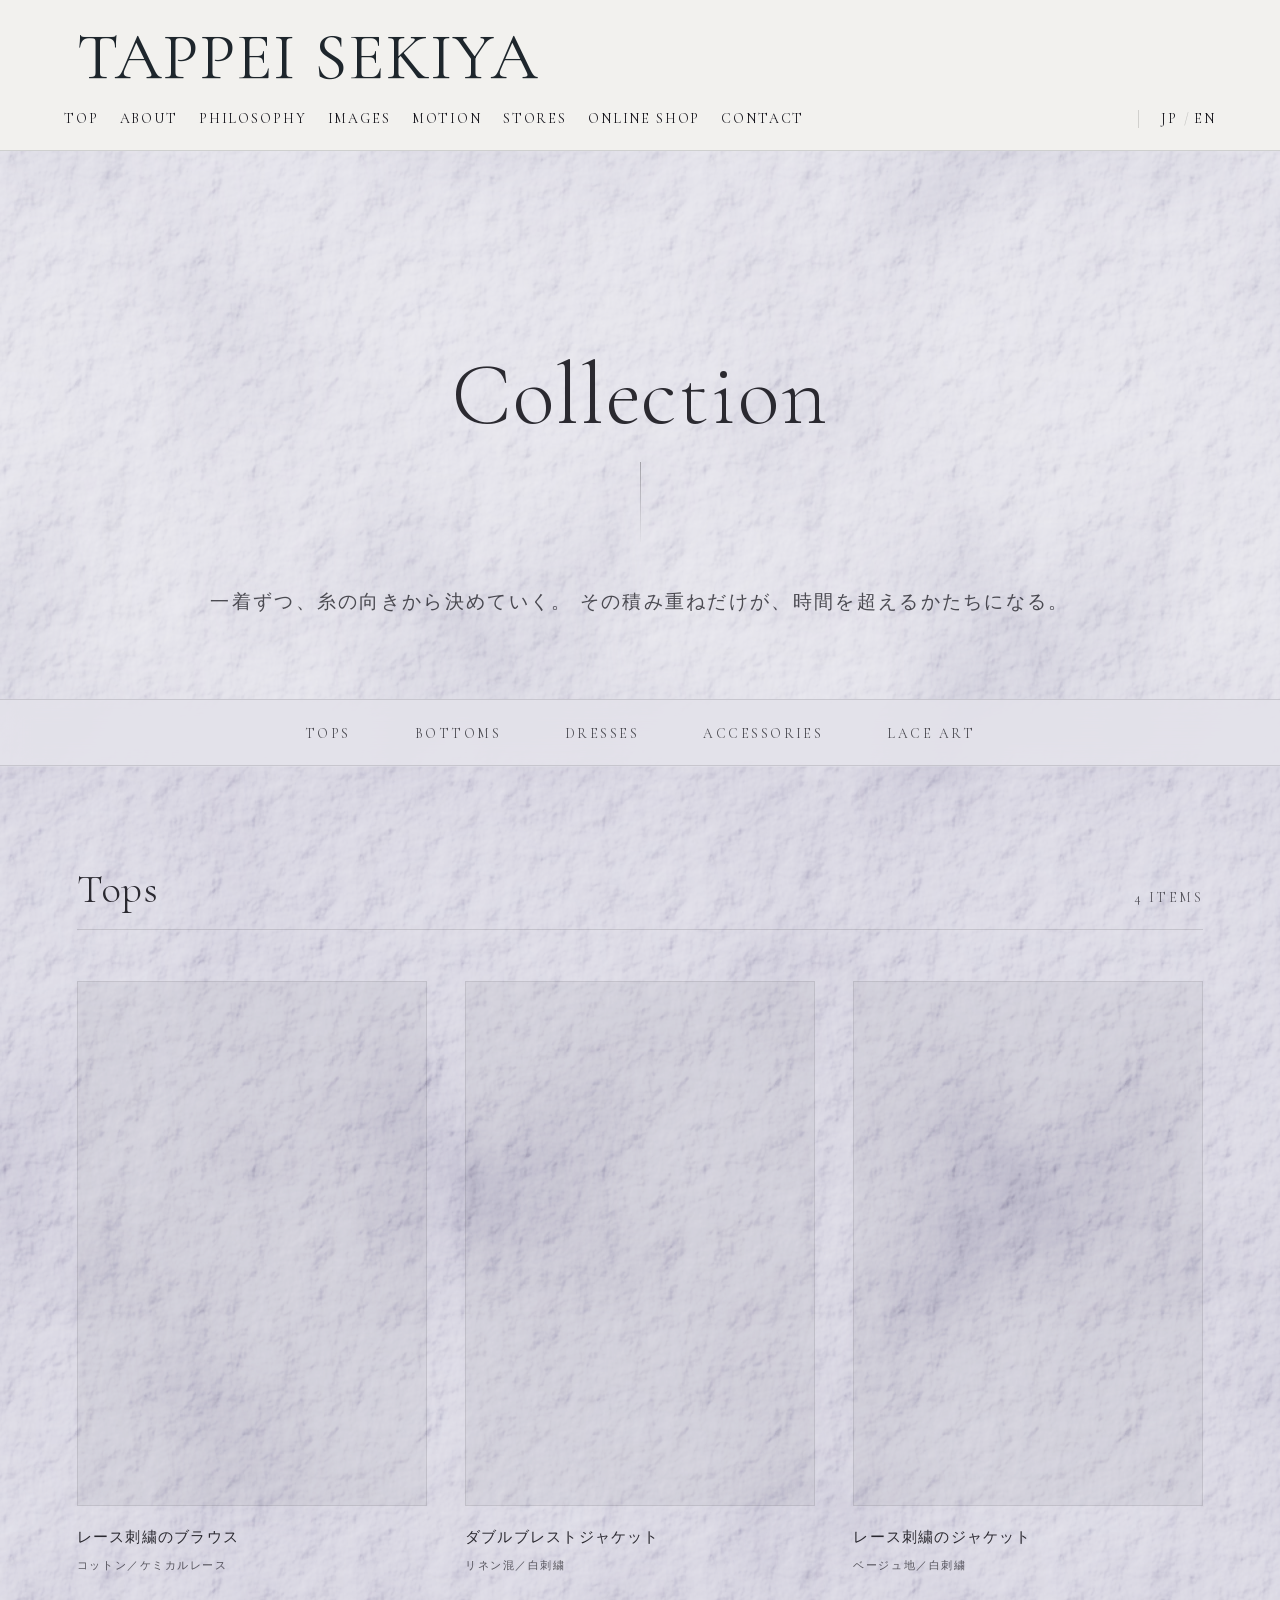
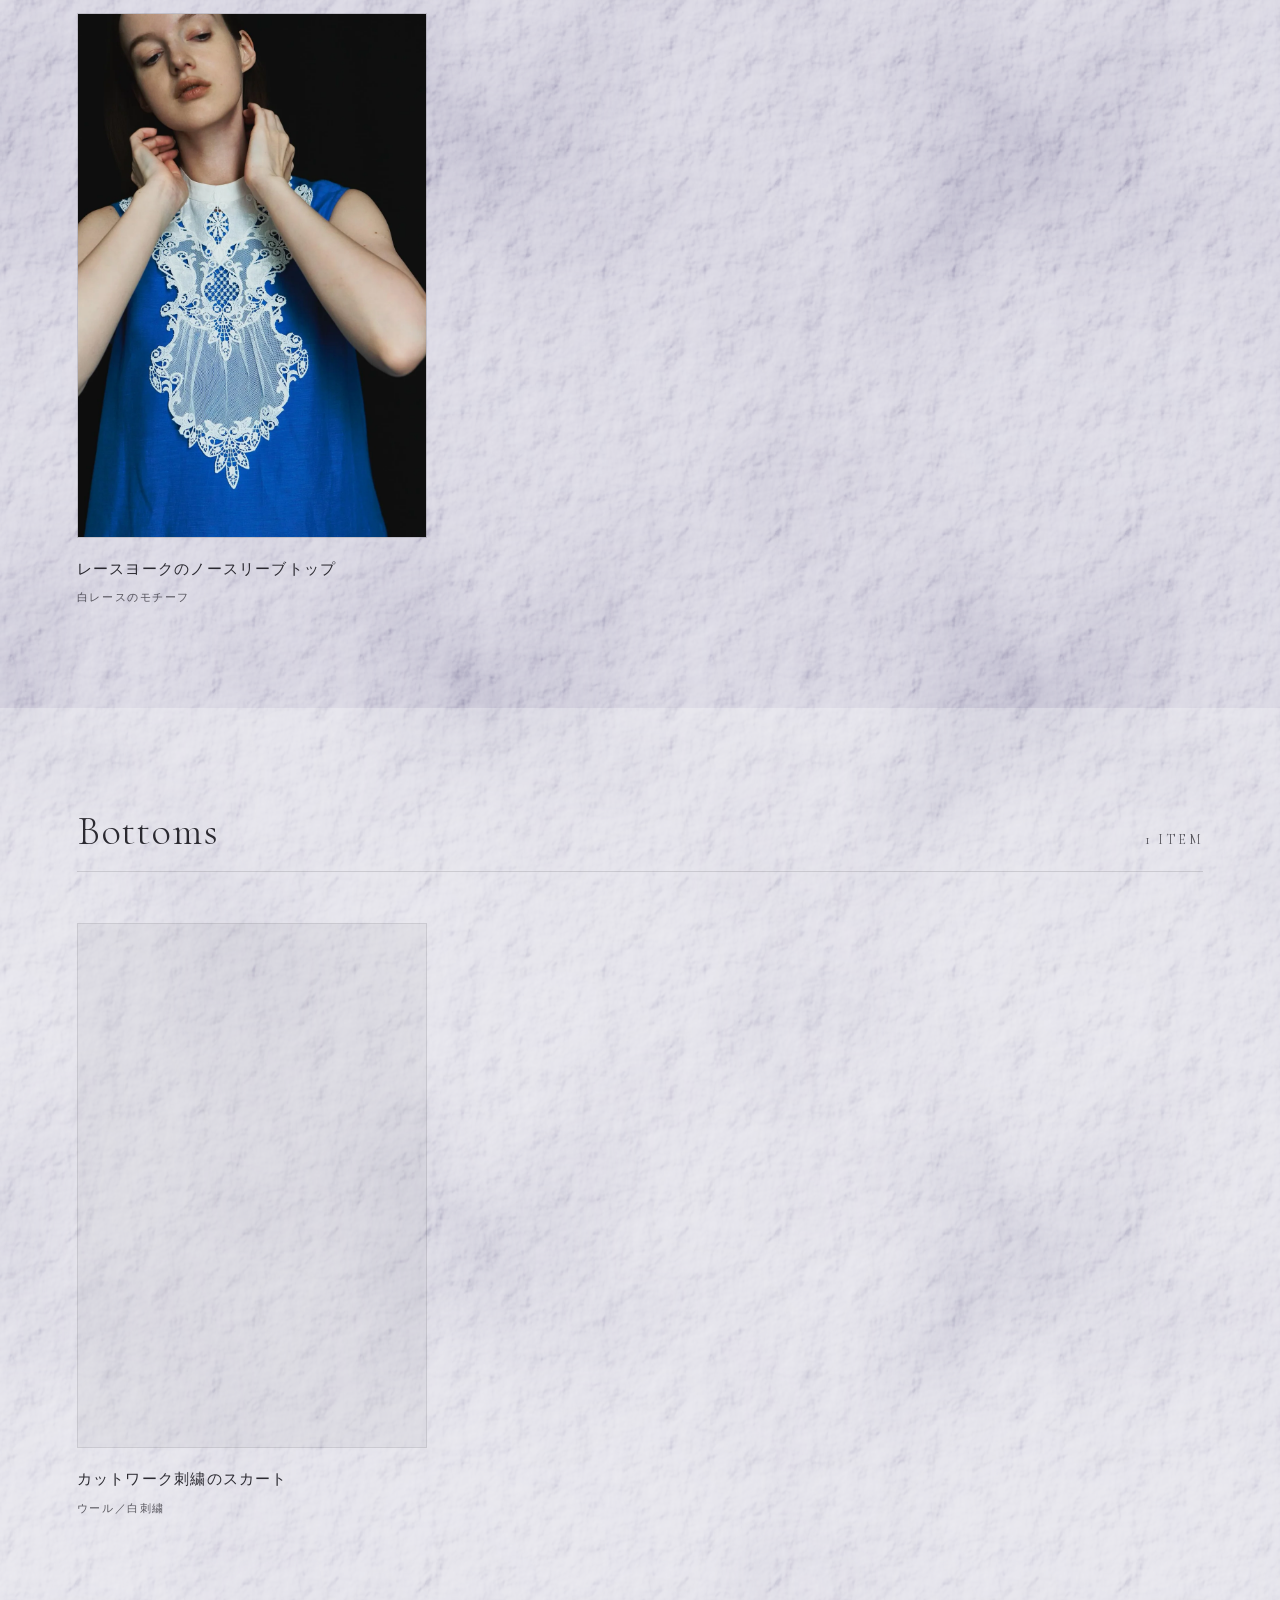
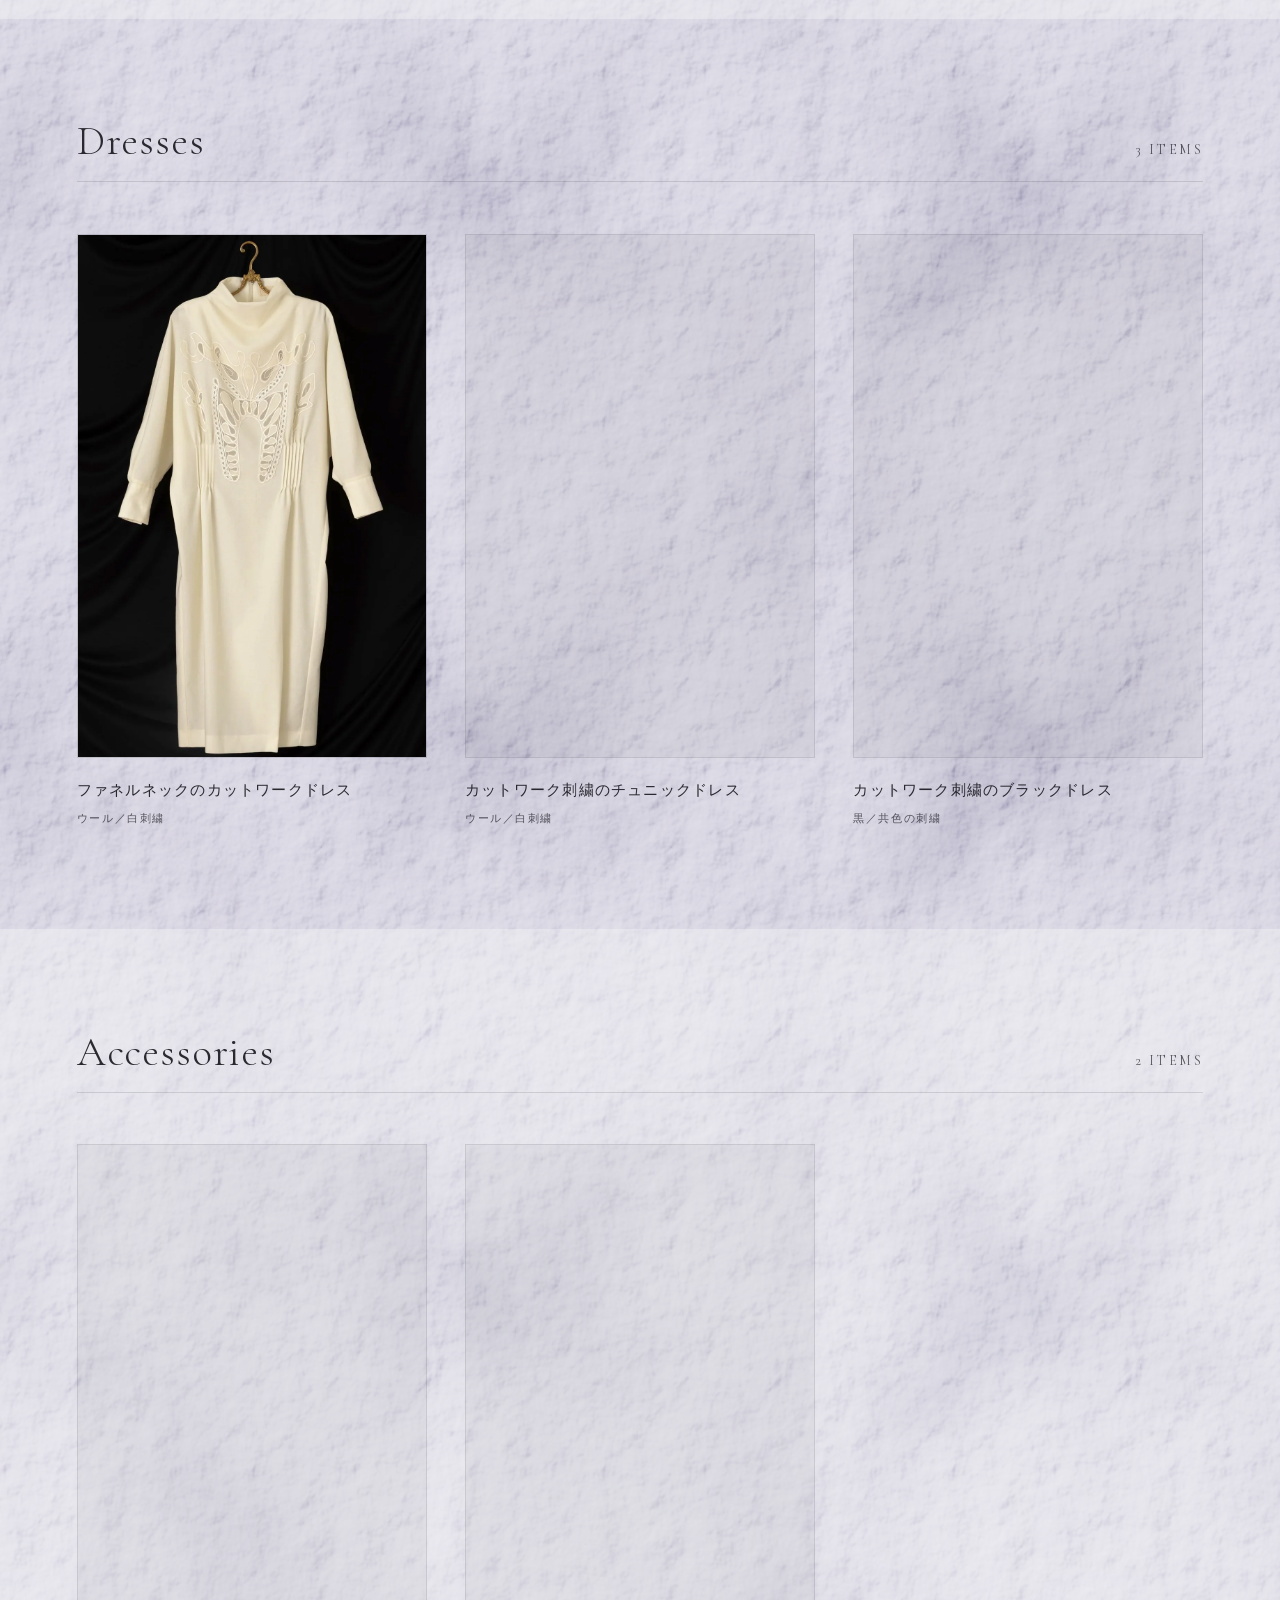
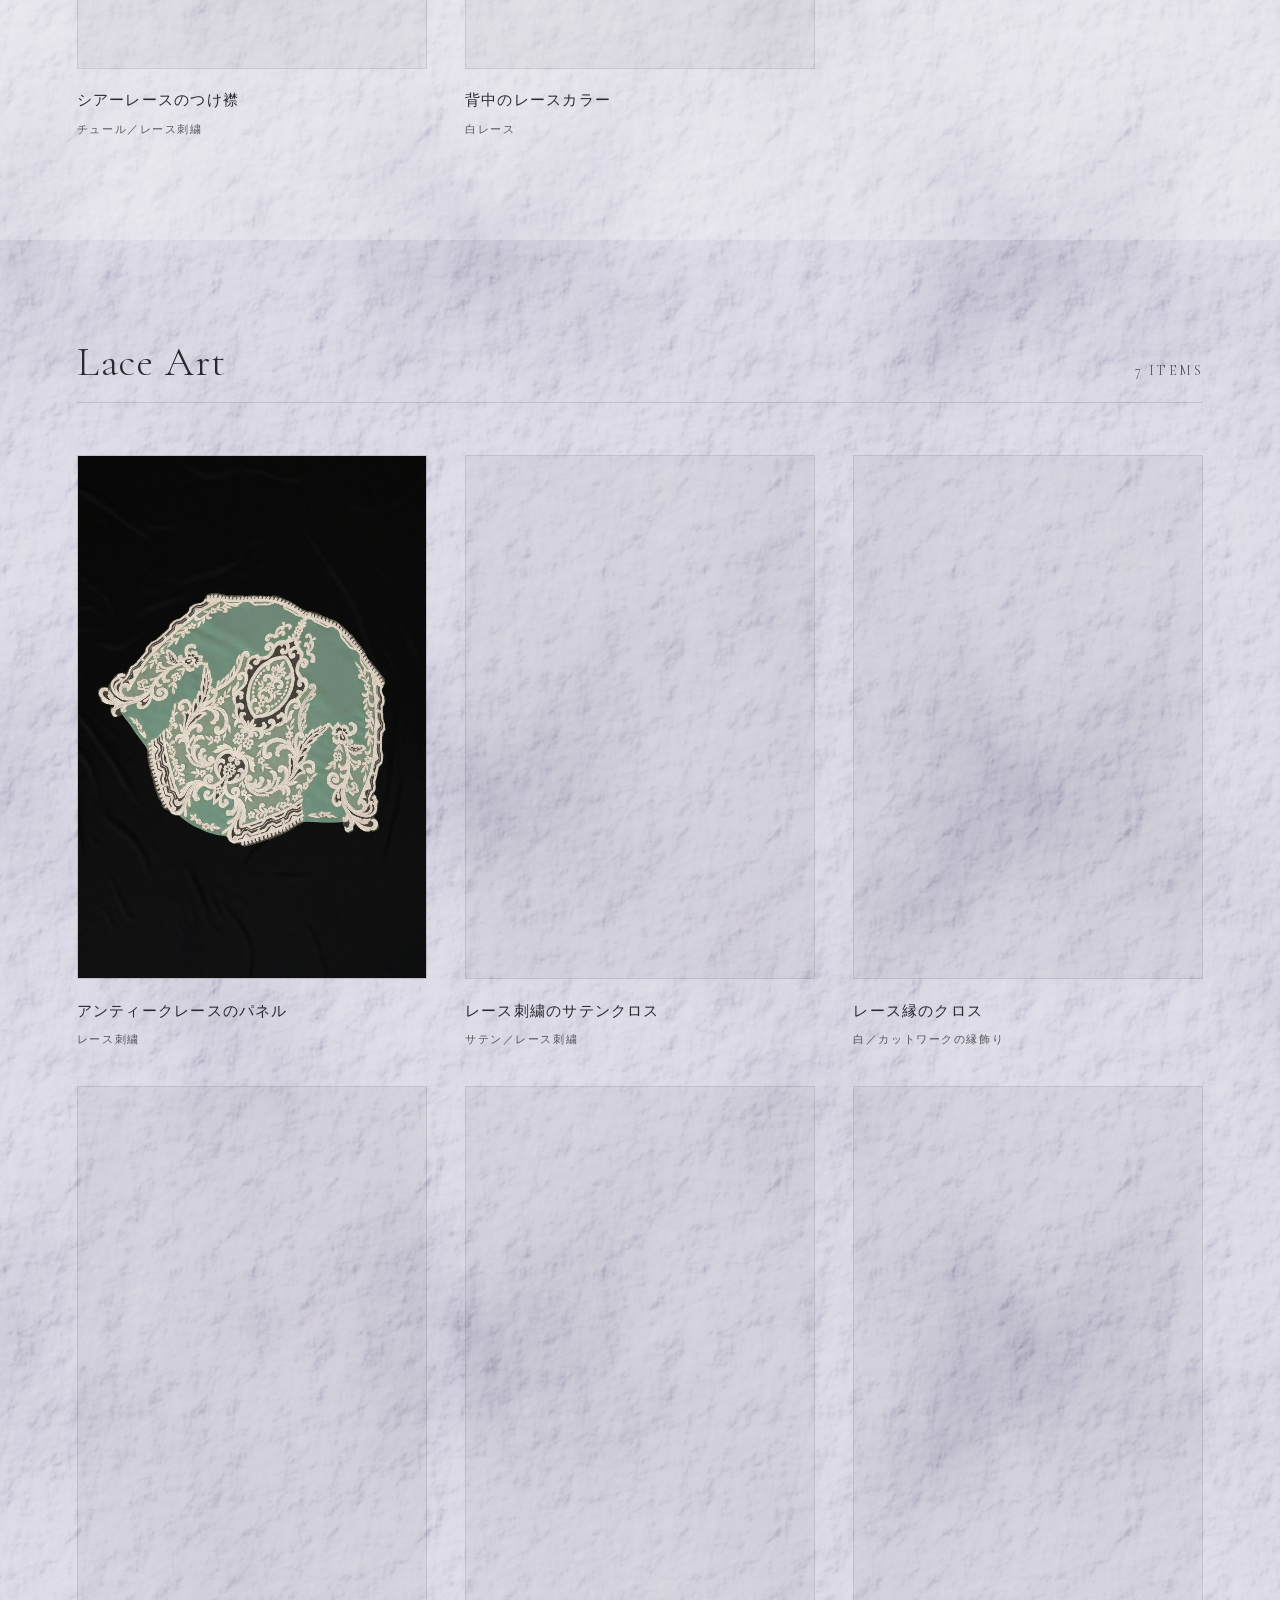
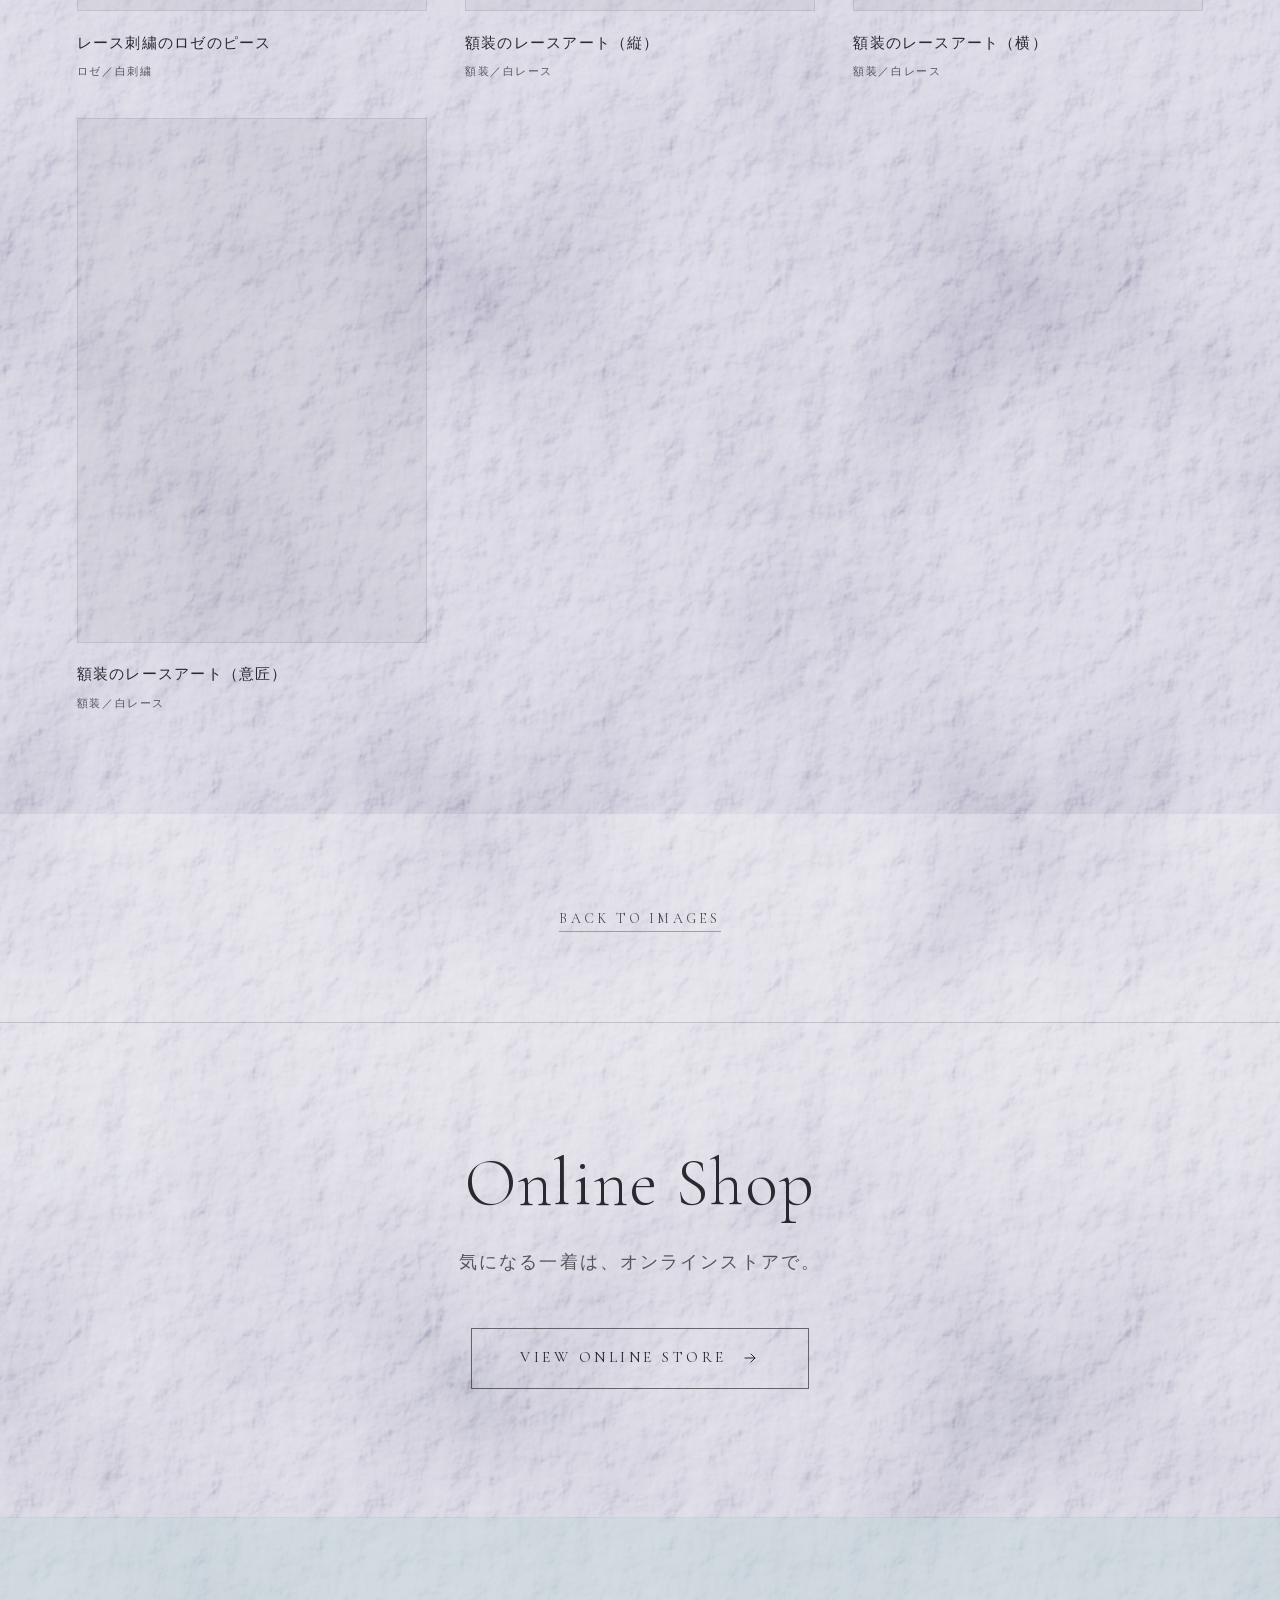
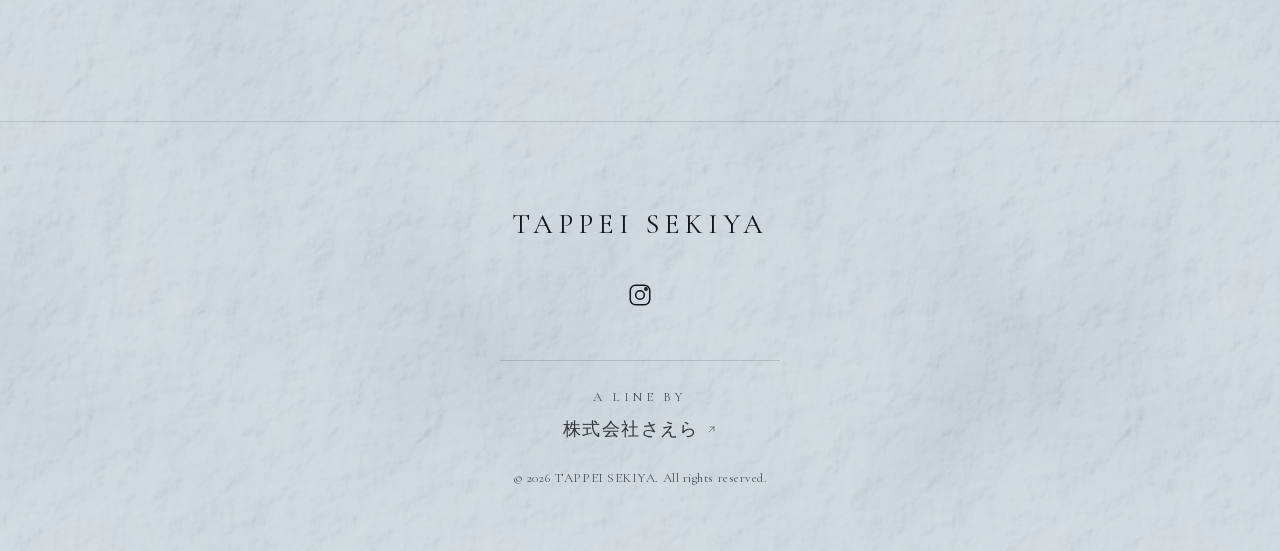
<file: collection/index.html>
<!DOCTYPE html>
<html lang="ja">
  <head>
    <!-- Google tag (gtag.js) -->
    <script>
      // 09-29 速度＝解析タグ(172KB)は最初の表示と取り合わせない＝読み込みが済んでから読む（計測は下の gtag() が溜めておく）
      addEventListener('load', function () { setTimeout(function () {
        var s = document.createElement('script'); s.async = true;
        s.src = 'https://www.googletagmanager.com/gtag/js?id=G-E9X6RZ1SRS'; document.head.appendChild(s);
      }, 1200); });
    </script>
    <script>
      window.dataLayer = window.dataLayer || [];
      function gtag(){dataLayer.push(arguments);}
      gtag('js', new Date());
      gtag('config', 'G-E9X6RZ1SRS');
      // 09-29 セクションごとの閲覧＝画面の中央線にかかったら1回だけ section_view
      //       店舗・オンラインストア・お問い合わせのリンクは押されたら cta_click
      addEventListener('DOMContentLoaded', function () {
        if ('IntersectionObserver' in window) {
          var io = new IntersectionObserver(function (es) {
            es.forEach(function (e) {
              if (!e.isIntersecting) return;
              gtag('event', 'section_view', { section_id: e.target.id });
              io.unobserve(e.target);
            });
          }, { rootMargin: '-50% 0px -50% 0px' });
          document.querySelectorAll('section[id]').forEach(function (s) { io.observe(s); });
        }
        document.addEventListener('click', function (ev) {
          var a = ev.target.closest && ev.target.closest('#stores a, #online-shop a, #contact a');
          if (!a) return;
          gtag('event', 'cta_click', { section_id: a.closest('section').id, link_url: a.href, link_text: (a.textContent || '').trim().slice(0, 60) });
        });
      });
    </script>
    <meta charset="UTF-8" />
    <meta name="viewport" content="width=device-width, initial-scale=1.0" />
    <title>Collection | TAPPEI SEKIYA</title>
    <!-- 09-29 見えない所（検索の説明・共有カード・アイコン・正規URL） -->
    <meta name="description" content="TAPPEI SEKIYA のコレクション。レースと刺繍を、身体と光と沈黙までを含めたひとつの造形として。">
    <link rel="canonical" href="https://tappeisekiya.com/collection/">

    <link rel="icon" href="../favicon.svg" type="image/svg+xml">
    <link rel="icon" href="../favicon.ico" sizes="any">
    <link rel="apple-touch-icon" href="../apple-touch-icon.png">
    <meta name="theme-color" content="#f2f1ee">
    <meta property="og:type" content="website">
    <meta property="og:site_name" content="TAPPEI SEKIYA">
    <meta property="og:title" content="Collection | TAPPEI SEKIYA">
    <meta property="og:description" content="TAPPEI SEKIYA のコレクション。レースと刺繍を、身体と光と沈黙までを含めたひとつの造形として。">
    <meta property="og:url" content="https://tappeisekiya.com/collection/">
    <meta property="og:image" content="https://tappeisekiya.com/images/og.jpg">
    <meta property="og:image:width" content="1200">
    <meta property="og:image:height" content="630">
    <meta property="og:locale" content="ja_JP">
    <meta name="twitter:card" content="summary_large_image">
    <link rel="preload" href="../fonts/cormorant_ac5feb95.woff2" as="font" type="font/woff2" crossorigin>
    <link rel="preload" href="../fonts/inter_bec94a4d.woff2" as="font" type="font/woff2" crossorigin>
    <!-- 09-29 Google Fonts と同じファイルを自前で配信（見た目は同一・外部への接続を2本減らす） -->
    <style>/* cyrillic-ext */
@font-face {
  font-family: 'Cormorant Garamond';
  font-style: italic;
  font-weight: 300;
  font-display: swap;
  src: url(../fonts/cormorant_e4dc741c.woff2) format('woff2');
  unicode-range: U+0460-052F, U+1C80-1C8A, U+20B4, U+2DE0-2DFF, U+A640-A69F, U+FE2E-FE2F;
}
/* cyrillic */
@font-face {
  font-family: 'Cormorant Garamond';
  font-style: italic;
  font-weight: 300;
  font-display: swap;
  src: url(../fonts/cormorant_f0ca3ec9.woff2) format('woff2');
  unicode-range: U+0301, U+0400-045F, U+0490-0491, U+04B0-04B1, U+2116;
}
/* vietnamese */
@font-face {
  font-family: 'Cormorant Garamond';
  font-style: italic;
  font-weight: 300;
  font-display: swap;
  src: url(../fonts/cormorant_185c3409.woff2) format('woff2');
  unicode-range: U+0102-0103, U+0110-0111, U+0128-0129, U+0168-0169, U+01A0-01A1, U+01AF-01B0, U+0300-0301, U+0303-0304, U+0308-0309, U+0323, U+0329, U+1EA0-1EF9, U+20AB;
}
/* latin-ext */
@font-face {
  font-family: 'Cormorant Garamond';
  font-style: italic;
  font-weight: 300;
  font-display: swap;
  src: url(../fonts/cormorant_28d80079.woff2) format('woff2');
  unicode-range: U+0100-02BA, U+02BD-02C5, U+02C7-02CC, U+02CE-02D7, U+02DD-02FF, U+0304, U+0308, U+0329, U+1D00-1DBF, U+1E00-1E9F, U+1EF2-1EFF, U+2020, U+20A0-20AB, U+20AD-20C0, U+2113, U+2C60-2C7F, U+A720-A7FF;
}
/* latin */
@font-face {
  font-family: 'Cormorant Garamond';
  font-style: italic;
  font-weight: 300;
  font-display: swap;
  src: url(../fonts/cormorant_880eabe2.woff2) format('woff2');
  unicode-range: U+0000-00FF, U+0131, U+0152-0153, U+02BB-02BC, U+02C6, U+02DA, U+02DC, U+0304, U+0308, U+0329, U+2000-206F, U+20AC, U+2122, U+2191, U+2193, U+2212, U+2215, U+FEFF, U+FFFD;
}
/* cyrillic-ext */
@font-face {
  font-family: 'Cormorant Garamond';
  font-style: italic;
  font-weight: 400;
  font-display: swap;
  src: url(../fonts/cormorant_e4dc741c.woff2) format('woff2');
  unicode-range: U+0460-052F, U+1C80-1C8A, U+20B4, U+2DE0-2DFF, U+A640-A69F, U+FE2E-FE2F;
}
/* cyrillic */
@font-face {
  font-family: 'Cormorant Garamond';
  font-style: italic;
  font-weight: 400;
  font-display: swap;
  src: url(../fonts/cormorant_f0ca3ec9.woff2) format('woff2');
  unicode-range: U+0301, U+0400-045F, U+0490-0491, U+04B0-04B1, U+2116;
}
/* vietnamese */
@font-face {
  font-family: 'Cormorant Garamond';
  font-style: italic;
  font-weight: 400;
  font-display: swap;
  src: url(../fonts/cormorant_185c3409.woff2) format('woff2');
  unicode-range: U+0102-0103, U+0110-0111, U+0128-0129, U+0168-0169, U+01A0-01A1, U+01AF-01B0, U+0300-0301, U+0303-0304, U+0308-0309, U+0323, U+0329, U+1EA0-1EF9, U+20AB;
}
/* latin-ext */
@font-face {
  font-family: 'Cormorant Garamond';
  font-style: italic;
  font-weight: 400;
  font-display: swap;
  src: url(../fonts/cormorant_28d80079.woff2) format('woff2');
  unicode-range: U+0100-02BA, U+02BD-02C5, U+02C7-02CC, U+02CE-02D7, U+02DD-02FF, U+0304, U+0308, U+0329, U+1D00-1DBF, U+1E00-1E9F, U+1EF2-1EFF, U+2020, U+20A0-20AB, U+20AD-20C0, U+2113, U+2C60-2C7F, U+A720-A7FF;
}
/* latin */
@font-face {
  font-family: 'Cormorant Garamond';
  font-style: italic;
  font-weight: 400;
  font-display: swap;
  src: url(../fonts/cormorant_880eabe2.woff2) format('woff2');
  unicode-range: U+0000-00FF, U+0131, U+0152-0153, U+02BB-02BC, U+02C6, U+02DA, U+02DC, U+0304, U+0308, U+0329, U+2000-206F, U+20AC, U+2122, U+2191, U+2193, U+2212, U+2215, U+FEFF, U+FFFD;
}
/* cyrillic-ext */
@font-face {
  font-family: 'Cormorant Garamond';
  font-style: normal;
  font-weight: 300;
  font-display: swap;
  src: url(../fonts/cormorant_68087e60.woff2) format('woff2');
  unicode-range: U+0460-052F, U+1C80-1C8A, U+20B4, U+2DE0-2DFF, U+A640-A69F, U+FE2E-FE2F;
}
/* cyrillic */
@font-face {
  font-family: 'Cormorant Garamond';
  font-style: normal;
  font-weight: 300;
  font-display: swap;
  src: url(../fonts/cormorant_a1028863.woff2) format('woff2');
  unicode-range: U+0301, U+0400-045F, U+0490-0491, U+04B0-04B1, U+2116;
}
/* vietnamese */
@font-face {
  font-family: 'Cormorant Garamond';
  font-style: normal;
  font-weight: 300;
  font-display: swap;
  src: url(../fonts/cormorant_4735e8ab.woff2) format('woff2');
  unicode-range: U+0102-0103, U+0110-0111, U+0128-0129, U+0168-0169, U+01A0-01A1, U+01AF-01B0, U+0300-0301, U+0303-0304, U+0308-0309, U+0323, U+0329, U+1EA0-1EF9, U+20AB;
}
/* latin-ext */
@font-face {
  font-family: 'Cormorant Garamond';
  font-style: normal;
  font-weight: 300;
  font-display: swap;
  src: url(../fonts/cormorant_48072044.woff2) format('woff2');
  unicode-range: U+0100-02BA, U+02BD-02C5, U+02C7-02CC, U+02CE-02D7, U+02DD-02FF, U+0304, U+0308, U+0329, U+1D00-1DBF, U+1E00-1E9F, U+1EF2-1EFF, U+2020, U+20A0-20AB, U+20AD-20C0, U+2113, U+2C60-2C7F, U+A720-A7FF;
}
/* latin */
@font-face {
  font-family: 'Cormorant Garamond';
  font-style: normal;
  font-weight: 300;
  font-display: swap;
  src: url(../fonts/cormorant_ac5feb95.woff2) format('woff2');
  unicode-range: U+0000-00FF, U+0131, U+0152-0153, U+02BB-02BC, U+02C6, U+02DA, U+02DC, U+0304, U+0308, U+0329, U+2000-206F, U+20AC, U+2122, U+2191, U+2193, U+2212, U+2215, U+FEFF, U+FFFD;
}
/* cyrillic-ext */
@font-face {
  font-family: 'Cormorant Garamond';
  font-style: normal;
  font-weight: 400;
  font-display: swap;
  src: url(../fonts/cormorant_68087e60.woff2) format('woff2');
  unicode-range: U+0460-052F, U+1C80-1C8A, U+20B4, U+2DE0-2DFF, U+A640-A69F, U+FE2E-FE2F;
}
/* cyrillic */
@font-face {
  font-family: 'Cormorant Garamond';
  font-style: normal;
  font-weight: 400;
  font-display: swap;
  src: url(../fonts/cormorant_a1028863.woff2) format('woff2');
  unicode-range: U+0301, U+0400-045F, U+0490-0491, U+04B0-04B1, U+2116;
}
/* vietnamese */
@font-face {
  font-family: 'Cormorant Garamond';
  font-style: normal;
  font-weight: 400;
  font-display: swap;
  src: url(../fonts/cormorant_4735e8ab.woff2) format('woff2');
  unicode-range: U+0102-0103, U+0110-0111, U+0128-0129, U+0168-0169, U+01A0-01A1, U+01AF-01B0, U+0300-0301, U+0303-0304, U+0308-0309, U+0323, U+0329, U+1EA0-1EF9, U+20AB;
}
/* latin-ext */
@font-face {
  font-family: 'Cormorant Garamond';
  font-style: normal;
  font-weight: 400;
  font-display: swap;
  src: url(../fonts/cormorant_48072044.woff2) format('woff2');
  unicode-range: U+0100-02BA, U+02BD-02C5, U+02C7-02CC, U+02CE-02D7, U+02DD-02FF, U+0304, U+0308, U+0329, U+1D00-1DBF, U+1E00-1E9F, U+1EF2-1EFF, U+2020, U+20A0-20AB, U+20AD-20C0, U+2113, U+2C60-2C7F, U+A720-A7FF;
}
/* latin */
@font-face {
  font-family: 'Cormorant Garamond';
  font-style: normal;
  font-weight: 400;
  font-display: swap;
  src: url(../fonts/cormorant_ac5feb95.woff2) format('woff2');
  unicode-range: U+0000-00FF, U+0131, U+0152-0153, U+02BB-02BC, U+02C6, U+02DA, U+02DC, U+0304, U+0308, U+0329, U+2000-206F, U+20AC, U+2122, U+2191, U+2193, U+2212, U+2215, U+FEFF, U+FFFD;
}
/* cyrillic-ext */
@font-face {
  font-family: 'Cormorant Garamond';
  font-style: normal;
  font-weight: 600;
  font-display: swap;
  src: url(../fonts/cormorant_68087e60.woff2) format('woff2');
  unicode-range: U+0460-052F, U+1C80-1C8A, U+20B4, U+2DE0-2DFF, U+A640-A69F, U+FE2E-FE2F;
}
/* cyrillic */
@font-face {
  font-family: 'Cormorant Garamond';
  font-style: normal;
  font-weight: 600;
  font-display: swap;
  src: url(../fonts/cormorant_a1028863.woff2) format('woff2');
  unicode-range: U+0301, U+0400-045F, U+0490-0491, U+04B0-04B1, U+2116;
}
/* vietnamese */
@font-face {
  font-family: 'Cormorant Garamond';
  font-style: normal;
  font-weight: 600;
  font-display: swap;
  src: url(../fonts/cormorant_4735e8ab.woff2) format('woff2');
  unicode-range: U+0102-0103, U+0110-0111, U+0128-0129, U+0168-0169, U+01A0-01A1, U+01AF-01B0, U+0300-0301, U+0303-0304, U+0308-0309, U+0323, U+0329, U+1EA0-1EF9, U+20AB;
}
/* latin-ext */
@font-face {
  font-family: 'Cormorant Garamond';
  font-style: normal;
  font-weight: 600;
  font-display: swap;
  src: url(../fonts/cormorant_48072044.woff2) format('woff2');
  unicode-range: U+0100-02BA, U+02BD-02C5, U+02C7-02CC, U+02CE-02D7, U+02DD-02FF, U+0304, U+0308, U+0329, U+1D00-1DBF, U+1E00-1E9F, U+1EF2-1EFF, U+2020, U+20A0-20AB, U+20AD-20C0, U+2113, U+2C60-2C7F, U+A720-A7FF;
}
/* latin */
@font-face {
  font-family: 'Cormorant Garamond';
  font-style: normal;
  font-weight: 600;
  font-display: swap;
  src: url(../fonts/cormorant_ac5feb95.woff2) format('woff2');
  unicode-range: U+0000-00FF, U+0131, U+0152-0153, U+02BB-02BC, U+02C6, U+02DA, U+02DC, U+0304, U+0308, U+0329, U+2000-206F, U+20AC, U+2122, U+2191, U+2193, U+2212, U+2215, U+FEFF, U+FFFD;
}
/* cyrillic-ext */
@font-face {
  font-family: 'Inter';
  font-style: normal;
  font-weight: 300;
  font-display: swap;
  src: url(../fonts/inter_c428ca13.woff2) format('woff2');
  unicode-range: U+0460-052F, U+1C80-1C8A, U+20B4, U+2DE0-2DFF, U+A640-A69F, U+FE2E-FE2F;
}
/* cyrillic */
@font-face {
  font-family: 'Inter';
  font-style: normal;
  font-weight: 300;
  font-display: swap;
  src: url(../fonts/inter_ec7f5af9.woff2) format('woff2');
  unicode-range: U+0301, U+0400-045F, U+0490-0491, U+04B0-04B1, U+2116;
}
/* greek-ext */
@font-face {
  font-family: 'Inter';
  font-style: normal;
  font-weight: 300;
  font-display: swap;
  src: url(../fonts/inter_085cd790.woff2) format('woff2');
  unicode-range: U+1F00-1FFF;
}
/* greek */
@font-face {
  font-family: 'Inter';
  font-style: normal;
  font-weight: 300;
  font-display: swap;
  src: url(../fonts/inter_4609148e.woff2) format('woff2');
  unicode-range: U+0370-0377, U+037A-037F, U+0384-038A, U+038C, U+038E-03A1, U+03A3-03FF;
}
/* vietnamese */
@font-face {
  font-family: 'Inter';
  font-style: normal;
  font-weight: 300;
  font-display: swap;
  src: url(../fonts/inter_1f53bf00.woff2) format('woff2');
  unicode-range: U+0102-0103, U+0110-0111, U+0128-0129, U+0168-0169, U+01A0-01A1, U+01AF-01B0, U+0300-0301, U+0303-0304, U+0308-0309, U+0323, U+0329, U+1EA0-1EF9, U+20AB;
}
/* latin-ext */
@font-face {
  font-family: 'Inter';
  font-style: normal;
  font-weight: 300;
  font-display: swap;
  src: url(../fonts/inter_367ba69a.woff2) format('woff2');
  unicode-range: U+0100-02BA, U+02BD-02C5, U+02C7-02CC, U+02CE-02D7, U+02DD-02FF, U+0304, U+0308, U+0329, U+1D00-1DBF, U+1E00-1E9F, U+1EF2-1EFF, U+2020, U+20A0-20AB, U+20AD-20C0, U+2113, U+2C60-2C7F, U+A720-A7FF;
}
/* latin */
@font-face {
  font-family: 'Inter';
  font-style: normal;
  font-weight: 300;
  font-display: swap;
  src: url(../fonts/inter_bec94a4d.woff2) format('woff2');
  unicode-range: U+0000-00FF, U+0131, U+0152-0153, U+02BB-02BC, U+02C6, U+02DA, U+02DC, U+0304, U+0308, U+0329, U+2000-206F, U+20AC, U+2122, U+2191, U+2193, U+2212, U+2215, U+FEFF, U+FFFD;
}
/* cyrillic-ext */
@font-face {
  font-family: 'Inter';
  font-style: normal;
  font-weight: 400;
  font-display: swap;
  src: url(../fonts/inter_c428ca13.woff2) format('woff2');
  unicode-range: U+0460-052F, U+1C80-1C8A, U+20B4, U+2DE0-2DFF, U+A640-A69F, U+FE2E-FE2F;
}
/* cyrillic */
@font-face {
  font-family: 'Inter';
  font-style: normal;
  font-weight: 400;
  font-display: swap;
  src: url(../fonts/inter_ec7f5af9.woff2) format('woff2');
  unicode-range: U+0301, U+0400-045F, U+0490-0491, U+04B0-04B1, U+2116;
}
/* greek-ext */
@font-face {
  font-family: 'Inter';
  font-style: normal;
  font-weight: 400;
  font-display: swap;
  src: url(../fonts/inter_085cd790.woff2) format('woff2');
  unicode-range: U+1F00-1FFF;
}
/* greek */
@font-face {
  font-family: 'Inter';
  font-style: normal;
  font-weight: 400;
  font-display: swap;
  src: url(../fonts/inter_4609148e.woff2) format('woff2');
  unicode-range: U+0370-0377, U+037A-037F, U+0384-038A, U+038C, U+038E-03A1, U+03A3-03FF;
}
/* vietnamese */
@font-face {
  font-family: 'Inter';
  font-style: normal;
  font-weight: 400;
  font-display: swap;
  src: url(../fonts/inter_1f53bf00.woff2) format('woff2');
  unicode-range: U+0102-0103, U+0110-0111, U+0128-0129, U+0168-0169, U+01A0-01A1, U+01AF-01B0, U+0300-0301, U+0303-0304, U+0308-0309, U+0323, U+0329, U+1EA0-1EF9, U+20AB;
}
/* latin-ext */
@font-face {
  font-family: 'Inter';
  font-style: normal;
  font-weight: 400;
  font-display: swap;
  src: url(../fonts/inter_367ba69a.woff2) format('woff2');
  unicode-range: U+0100-02BA, U+02BD-02C5, U+02C7-02CC, U+02CE-02D7, U+02DD-02FF, U+0304, U+0308, U+0329, U+1D00-1DBF, U+1E00-1E9F, U+1EF2-1EFF, U+2020, U+20A0-20AB, U+20AD-20C0, U+2113, U+2C60-2C7F, U+A720-A7FF;
}
/* latin */
@font-face {
  font-family: 'Inter';
  font-style: normal;
  font-weight: 400;
  font-display: swap;
  src: url(../fonts/inter_bec94a4d.woff2) format('woff2');
  unicode-range: U+0000-00FF, U+0131, U+0152-0153, U+02BB-02BC, U+02C6, U+02DA, U+02DC, U+0304, U+0308, U+0329, U+2000-206F, U+20AC, U+2122, U+2191, U+2193, U+2212, U+2215, U+FEFF, U+FFFD;
}
</style>
    <link rel="stylesheet" href="../style.css" />
    <!-- 09-13 トップと同じCDN3本。これが無いと main.js の1行目 gsap.registerPlugin で止まり、演出が全部死ぬ -->
    <script defer src="../vendor/gsap.min.js"></script>
    <script defer src="../vendor/ScrollTrigger.min.js"></script>
    <script defer src="../vendor/lenis.min.js"></script>
  </head>
  <body class="collection-page">
    <script>document.documentElement.classList.add('tex-on')</script>
    <!-- 09-17 トップと同じ並び＝社名の版面を帯の上に置き、その下にメニュー（オーナー指摘の画面と同じ形） -->
    <div class="collection-masthead">
      <h1 class="brand-name"><a href="../" class="brand-name__home">TAPPEI SEKIYA</a></h1>
    </div>

    <!-- Navigation / Header -->
    <header class="header">
      <div class="header-logo">
        <a href="../index.html" class="nav-wordmark">TAPPEI SEKIYA</a>
      </div>
      <div class="lang-switch-mobile"><span class="nav-lang-active">JP</span><span class="nav-lang-divider">/</span><a href="../en/">EN</a></div>
      <button class="menu-toggle" type="button" aria-label="Open menu" aria-expanded="false" aria-controls="site-menu">
        <span></span>
        <span></span>
      </button>
      <nav class="header-nav">
        <ul class="nav-menu" id="site-menu">
          <li><a href="../index.html#hero">Top</a></li>
          <li><a href="../index.html#about">About</a></li>
          <li><a href="../index.html#philosophy">Philosophy</a></li>
          <li><a href="../index.html#images">Images</a></li>
          <li><a href="../index.html#motion">Motion</a></li>
          <li><a href="../index.html#stores">Stores</a></li>
          <li><a href="#online-shop">Online Shop</a></li>
          <li><a href="../index.html#contact">Contact</a></li>
          <li class="nav-lang"><span class="nav-lang-active">JP</span><span class="nav-lang-divider">/</span><a href="../en/">EN</a></li>
        </ul>
      </nav>
    </header>

    <main>
      <!-- Collection Intro -->
      <section class="collection-intro">
        <h1 class="collection-intro__title">Collection</h1>
        <div class="poetry-divider"></div>
        <p class="collection-intro__lead">
          一着ずつ、糸の向きから決めていく。<br class="mobile-only" />
          その積み重ねだけが、<br class="mobile-only" />時間を超えるかたちになる。
        </p>
      </section>

      <!-- Category Navigation -->
      <nav class="collection-catnav" aria-label="Categories">
        <ul>
          <li><a href="#tops">Tops</a></li>
          <li><a href="#bottoms">Bottoms</a></li>
          <li><a href="#dresses">Dresses</a></li>
          <li><a href="#accessories">Accessories</a></li>
          <li><a href="#lace-art">Lace Art</a></li>
        </ul>
      </nav>

      <!-- Tops -->
      <section class="collection-category collection-category--a" id="tops">
        <header class="collection-category__head">
          <span class="collection-category__label">Tops</span>
          <span class="collection-category__count">4 items</span>
        </header>
        <ul class="collection-grid">
          <li class="collection-item">
            <figure class="collection-item__media">
              <img src="../images/archive_blouse.webp" alt="レース刺繍のブラウス" loading="lazy" decoding="async" />
            </figure>
            <div class="collection-item__meta">
              <h2 class="collection-item__name">レース刺繍のブラウス</h2>
              <p class="collection-item__note">コットン／ケミカルレース</p>
            </div>
          </li>
          <li class="collection-item">
            <figure class="collection-item__media">
              <img src="../images/item_jacket_double_g.webp" alt="ダブルブレストジャケット" loading="lazy" decoding="async" />
            </figure>
            <div class="collection-item__meta">
              <h2 class="collection-item__name">ダブルブレスト<wbr>ジャケット</h2>
              <p class="collection-item__note">リネン混／白刺繍</p>
            </div>
          </li>
                  <li class="collection-item">
            <figure class="collection-item__media">
              <img src="../images/item_jacket_beige_lace_g.webp" alt="レース刺繍のジャケット" loading="lazy" decoding="async" />
            </figure>
            <div class="collection-item__meta">
              <h2 class="collection-item__name">レース刺繍のジャケット</h2>
              <p class="collection-item__note">ベージュ地／白刺繍</p>
            </div>
          </li>
          <li class="collection-item">
            <figure class="collection-item__media">
              <img src="../images/item_top_lace_yoke.webp" alt="レースヨークのノースリーブトップ" loading="lazy" decoding="async" />
            </figure>
            <div class="collection-item__meta">
              <h2 class="collection-item__name">レースヨークのノースリーブトップ</h2>
              <p class="collection-item__note">白レースのモチーフ</p>
            </div>
          </li>
</ul>
      </section>

      <!-- Bottoms -->
      <section class="collection-category collection-category--b" id="bottoms">
        <header class="collection-category__head">
          <span class="collection-category__label">Bottoms</span>
          <span class="collection-category__count">1 item</span>
        </header>
        <ul class="collection-grid">
          <li class="collection-item">
            <figure class="collection-item__media">
              <img src="../images/item_skirt_cutwork_g.webp" alt="カットワーク刺繍のスカート" loading="lazy" decoding="async" />
            </figure>
            <div class="collection-item__meta">
              <h2 class="collection-item__name">カットワーク刺繍のスカート</h2>
              <p class="collection-item__note">ウール／白刺繍</p>
            </div>
          </li>
        </ul>
      </section>

      <!-- Dresses -->
      <section class="collection-category collection-category--a" id="dresses">
        <header class="collection-category__head">
          <span class="collection-category__label">Dresses</span>
          <span class="collection-category__count">3 items</span>
        </header>
        <ul class="collection-grid">
          <li class="collection-item">
            <figure class="collection-item__media">
              <img src="../images/item_dress_funnel_cutwork_g.webp" alt="ファネルネックのカットワークドレス" loading="lazy" decoding="async" />
            </figure>
            <div class="collection-item__meta">
              <h2 class="collection-item__name">ファネルネックのカットワークドレス</h2>
              <p class="collection-item__note">ウール／白刺繍</p>
            </div>
          </li>
          <li class="collection-item">
            <figure class="collection-item__media">
              <img src="../images/item_dress_tunic_cutwork_g.webp" alt="カットワーク刺繍のチュニックドレス" loading="lazy" decoding="async" />
            </figure>
            <div class="collection-item__meta">
              <h2 class="collection-item__name">カットワーク刺繍のチュニックドレス</h2>
              <p class="collection-item__note">ウール／白刺繍</p>
            </div>
          </li>
                  <li class="collection-item">
            <figure class="collection-item__media">
              <img src="../images/item_dress_black_g.webp" alt="カットワーク刺繍のブラックドレス" loading="lazy" decoding="async" />
            </figure>
            <div class="collection-item__meta">
              <h2 class="collection-item__name">カットワーク刺繍のブラックドレス</h2>
              <p class="collection-item__note">黒／共色の刺繍</p>
            </div>
          </li>
</ul>
      </section>

      <!-- Accessories -->
      <section class="collection-category collection-category--b" id="accessories">
        <header class="collection-category__head">
          <span class="collection-category__label">Accessories</span>
          <span class="collection-category__count">2 items</span>
        </header>
        <ul class="collection-grid">
          <li class="collection-item">
            <figure class="collection-item__media">
              <img src="../images/archive_collar_g.webp" alt="シアーレースのつけ襟" loading="lazy" decoding="async" />
            </figure>
            <div class="collection-item__meta">
              <h2 class="collection-item__name">シアーレースのつけ襟</h2>
              <p class="collection-item__note">チュール／レース刺繍</p>
            </div>
          </li>
                  <li class="collection-item">
            <figure class="collection-item__media">
              <img src="../images/item_collar_back_lace.webp" alt="背中のレースカラー" loading="lazy" decoding="async" />
            </figure>
            <div class="collection-item__meta">
              <h2 class="collection-item__name">背中のレースカラー</h2>
              <p class="collection-item__note">白レース</p>
            </div>
          </li>
</ul>
      </section>

      <!-- Lace Art（着用しないレースの作品・インテリア） -->
      <section class="collection-category collection-category--a" id="lace-art">
        <header class="collection-category__head">
          <span class="collection-category__label">Lace Art</span>
          <span class="collection-category__count">7 items</span>
        </header>
        <ul class="collection-grid">
          <li class="collection-item">
            <figure class="collection-item__media">
              <img src="../images/archive_lace_piece_g.webp" alt="アンティークレースのパネル" loading="lazy" decoding="async" />
            </figure>
            <div class="collection-item__meta">
              <h2 class="collection-item__name">アンティークレースのパネル</h2>
              <p class="collection-item__note">レース刺繍</p>
            </div>
          </li>
          <li class="collection-item">
            <figure class="collection-item__media">
              <img src="../images/archive_gold_drape_g.webp" alt="レース刺繍のサテンクロス" loading="lazy" decoding="async" />
            </figure>
            <div class="collection-item__meta">
              <h2 class="collection-item__name">レース刺繍のサテンクロス</h2>
              <p class="collection-item__note">サテン／レース刺繍</p>
            </div>
          </li>
                  <li class="collection-item">
            <figure class="collection-item__media">
              <img src="../images/lace_cloth_chair_g.webp" alt="レース縁のクロス" loading="lazy" decoding="async" />
            </figure>
            <div class="collection-item__meta">
              <h2 class="collection-item__name">レース縁のクロス</h2>
              <p class="collection-item__note">白／カットワークの縁飾り</p>
            </div>
          </li>
          <li class="collection-item">
            <figure class="collection-item__media">
              <img src="../images/lace_rose_piece_g.webp" alt="レース刺繍のロゼのピース" loading="lazy" decoding="async" />
            </figure>
            <div class="collection-item__meta">
              <h2 class="collection-item__name">レース刺繍のロゼのピース</h2>
              <p class="collection-item__note">ロゼ／白刺繍</p>
            </div>
          </li>
          <li class="collection-item">
            <figure class="collection-item__media">
              <img src="../images/lace_art_framed_03_g.webp" alt="額装のレースアート（縦）" loading="lazy" decoding="async" />
            </figure>
            <div class="collection-item__meta">
              <h2 class="collection-item__name">額装のレースアート（縦）</h2>
              <p class="collection-item__note">額装／白レース</p>
            </div>
          </li>
          <li class="collection-item">
            <figure class="collection-item__media">
              <img src="../images/lace_art_framed_01.webp" alt="額装のレースアート（横）" loading="lazy" decoding="async" />
            </figure>
            <div class="collection-item__meta">
              <h2 class="collection-item__name">額装のレースアート（横）</h2>
              <p class="collection-item__note">額装／白レース</p>
            </div>
          </li>
          <li class="collection-item">
            <figure class="collection-item__media">
              <img src="../images/lace_art_framed_02_g.webp" alt="額装のレースアート（意匠）" loading="lazy" decoding="async" />
            </figure>
            <div class="collection-item__meta">
              <h2 class="collection-item__name">額装のレースアート（意匠）</h2>
              <p class="collection-item__note">額装／白レース</p>
            </div>
          </li>
</ul>
      </section>

      <section class="collection-back">
        <a href="../index.html#images" class="collection-back__link">
          <span>Back to Images</span>
        </a>
      </section>

      <!-- 09-18 追加＝コレクションからそのままオンラインストアへ（オーナー指示）。
           既存の .online-shop-section の見た目をそのまま使う＝新しい色も新しい部品も足していない。
           戻す＝この<section>を消すだけ。 -->
      <section class="online-shop-section ed-dark" id="online-shop">
        <div class="online-shop-inner">
          <span class="online-shop-label">Online Shop</span>
          <p class="online-shop-text">気になる一着は、<br class="mobile-only" />オンラインストアで。</p>
          <a href="https://caetla-online.katalok.ooo/ja" class="online-shop-btn" target="_blank" rel="noopener noreferrer">
            <span>View Online Store</span>
            <svg width="20" height="20" viewBox="0 0 20 20" fill="none" aria-hidden="true">
              <path d="M5 10h10M11 6l4 4-4 4" stroke="currentColor" stroke-width="1" stroke-linecap="round" stroke-linejoin="round"/>
            </svg>
          </a>
        </div>
      </section>
    </main>

    <footer class="footer">
      <div class="footer-spacer" aria-hidden="true"></div>
      <div class="footer-content">
        <span class="footer-wordmark">TAPPEI SEKIYA</span>
        <a
          href="https://www.instagram.com/caetla_tappei_sekiya"
          class="instagram-link"
          target="_blank"
          rel="noopener noreferrer"
          aria-label="CAETLA Instagram"
        >
          <svg class="instagram-icon" viewBox="0 0 24 24" aria-hidden="true">
            <rect x="3" y="3" width="18" height="18" rx="5"></rect>
            <circle cx="12" cy="12" r="4"></circle>
            <circle cx="17.5" cy="6.5" r="1.1"></circle>
          </svg>
        </a>
        <div class="footer-parent-block">
          <span class="footer-parent-label">A Line by</span>
          <a href="https://caetla.co.jp/" class="footer-parent" target="_blank" rel="noopener noreferrer">
            <span>株式会社さえら</span>
            <svg width="11" height="11" viewBox="0 0 11 11" fill="none" aria-hidden="true">
              <path d="M3 8L8 3M8 3H4M8 3V7" stroke="currentColor" stroke-width="1" stroke-linecap="round" stroke-linejoin="round"/>
            </svg>
          </a>
        </div>
        <p class="copyright">&copy; 2026 TAPPEI SEKIYA. All rights reserved.</p>
      </div>
    </footer>

    <script type="module" src="../main.js"></script>
</body>
</html>
</file>
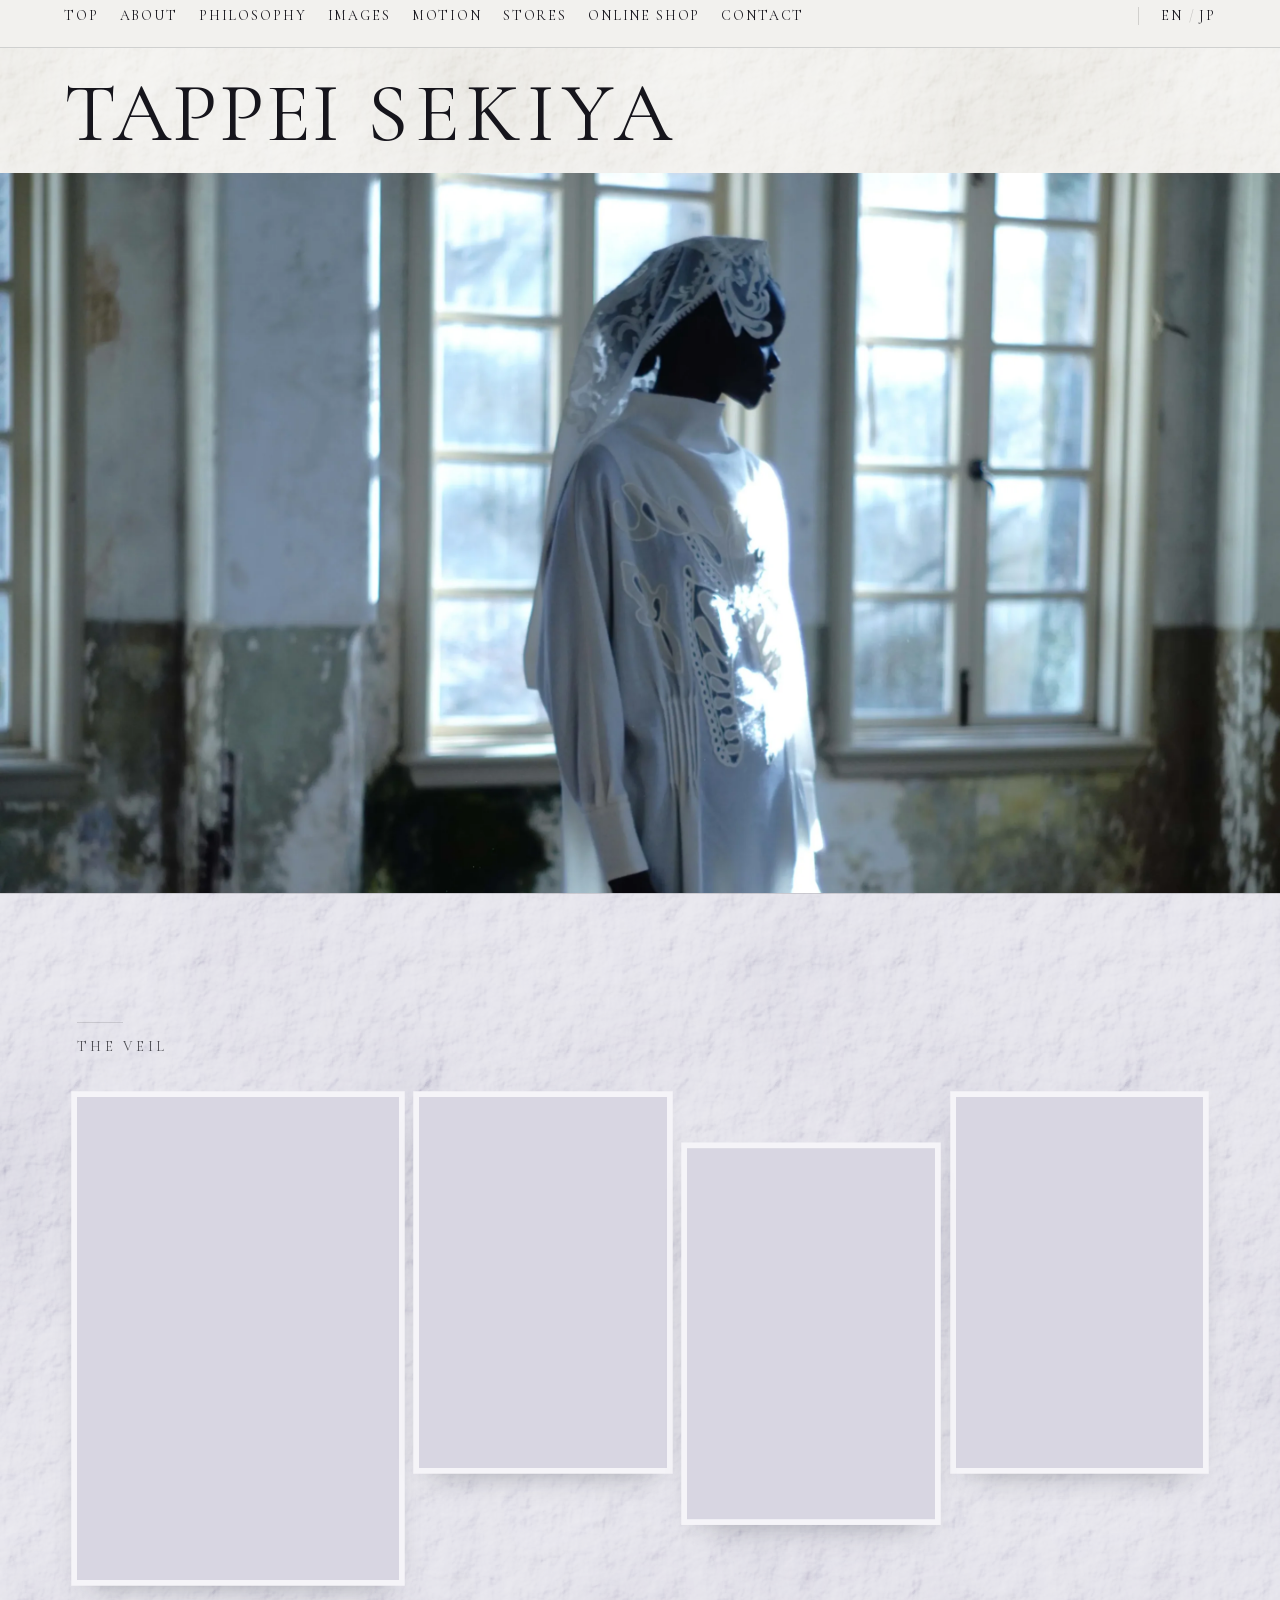
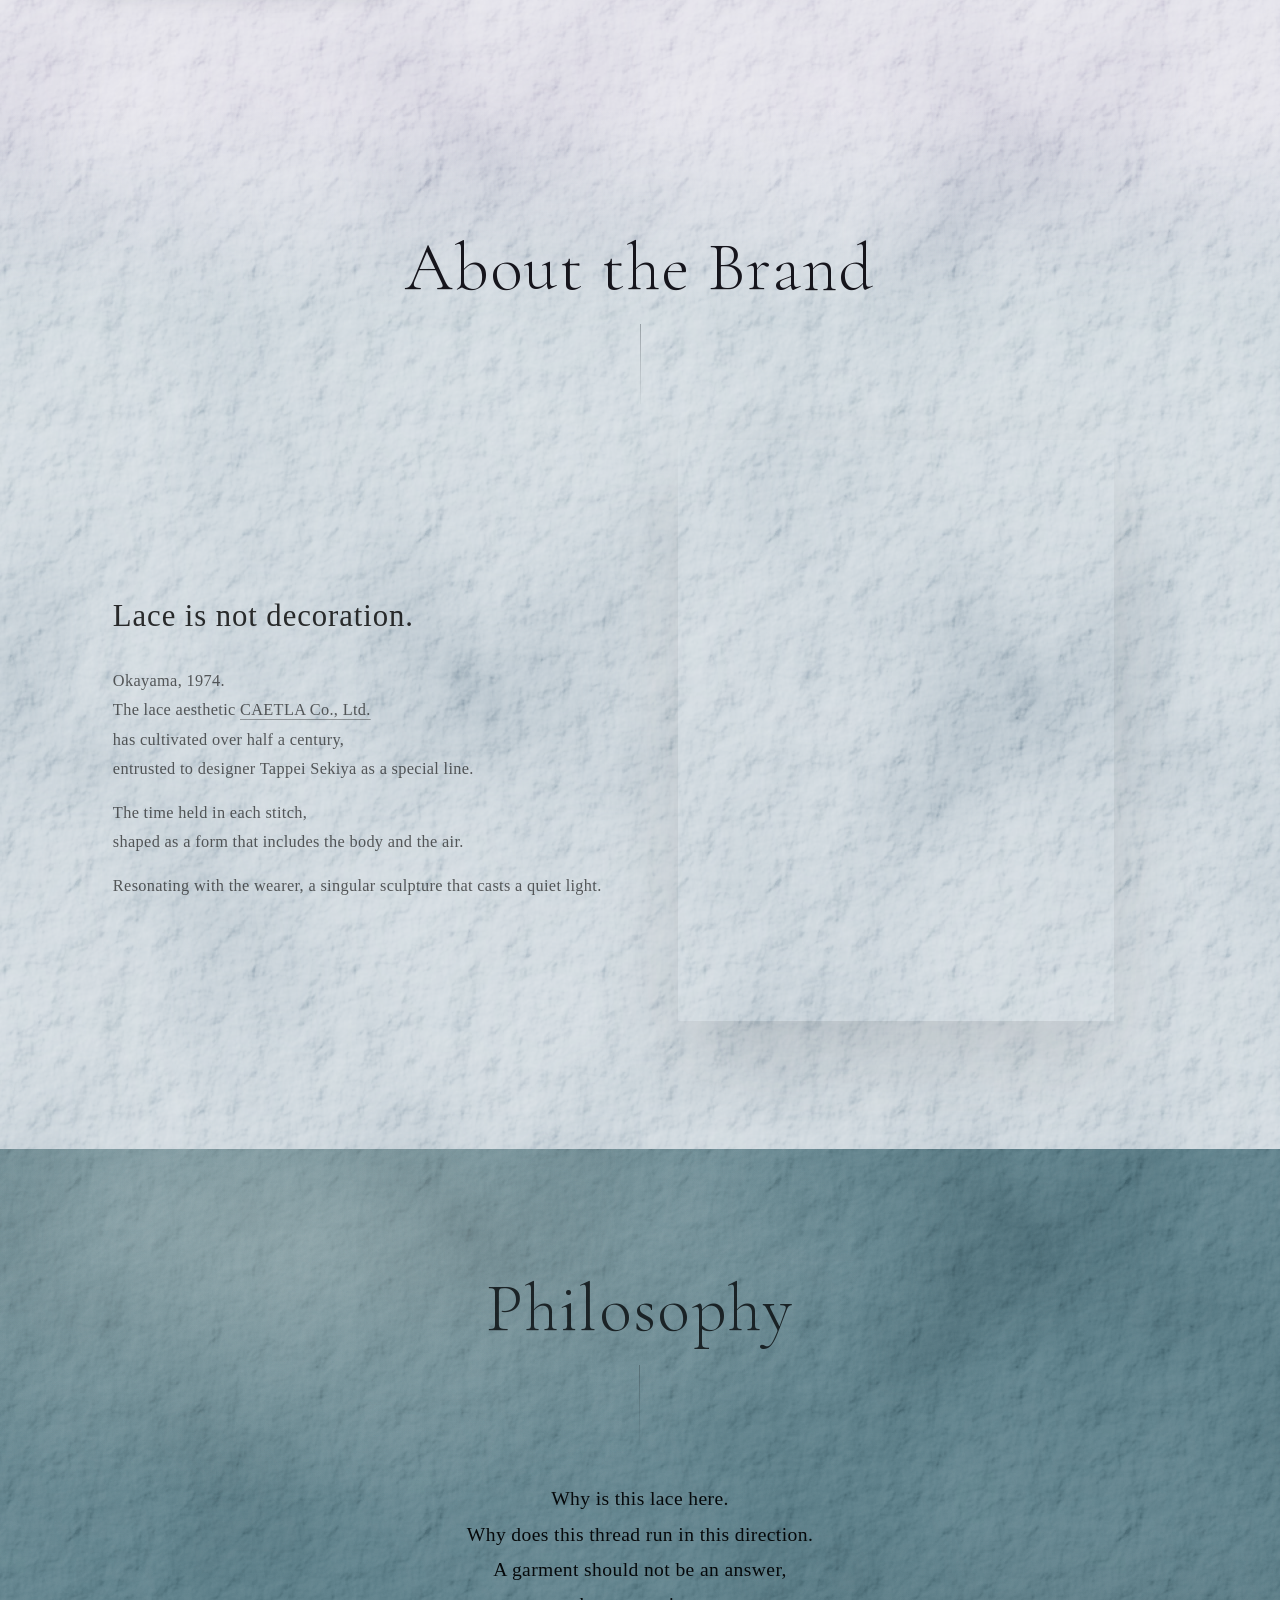
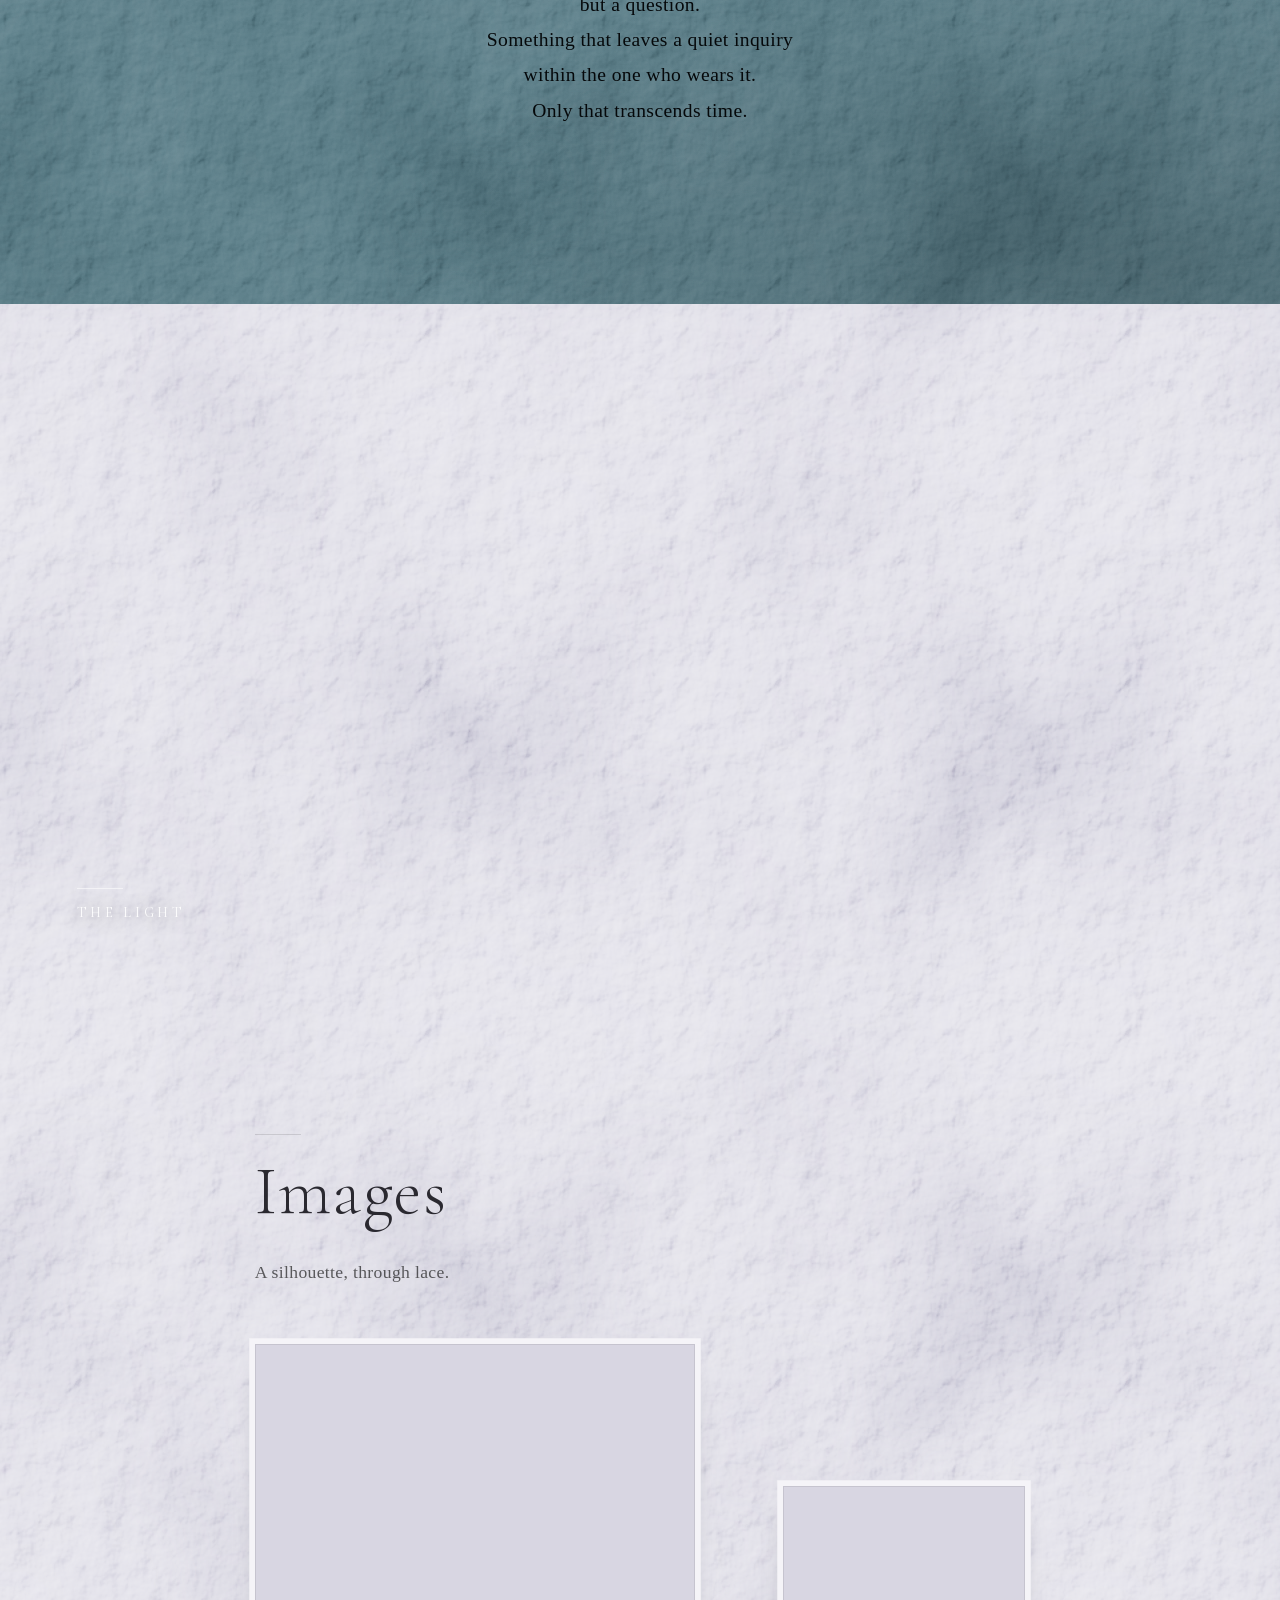
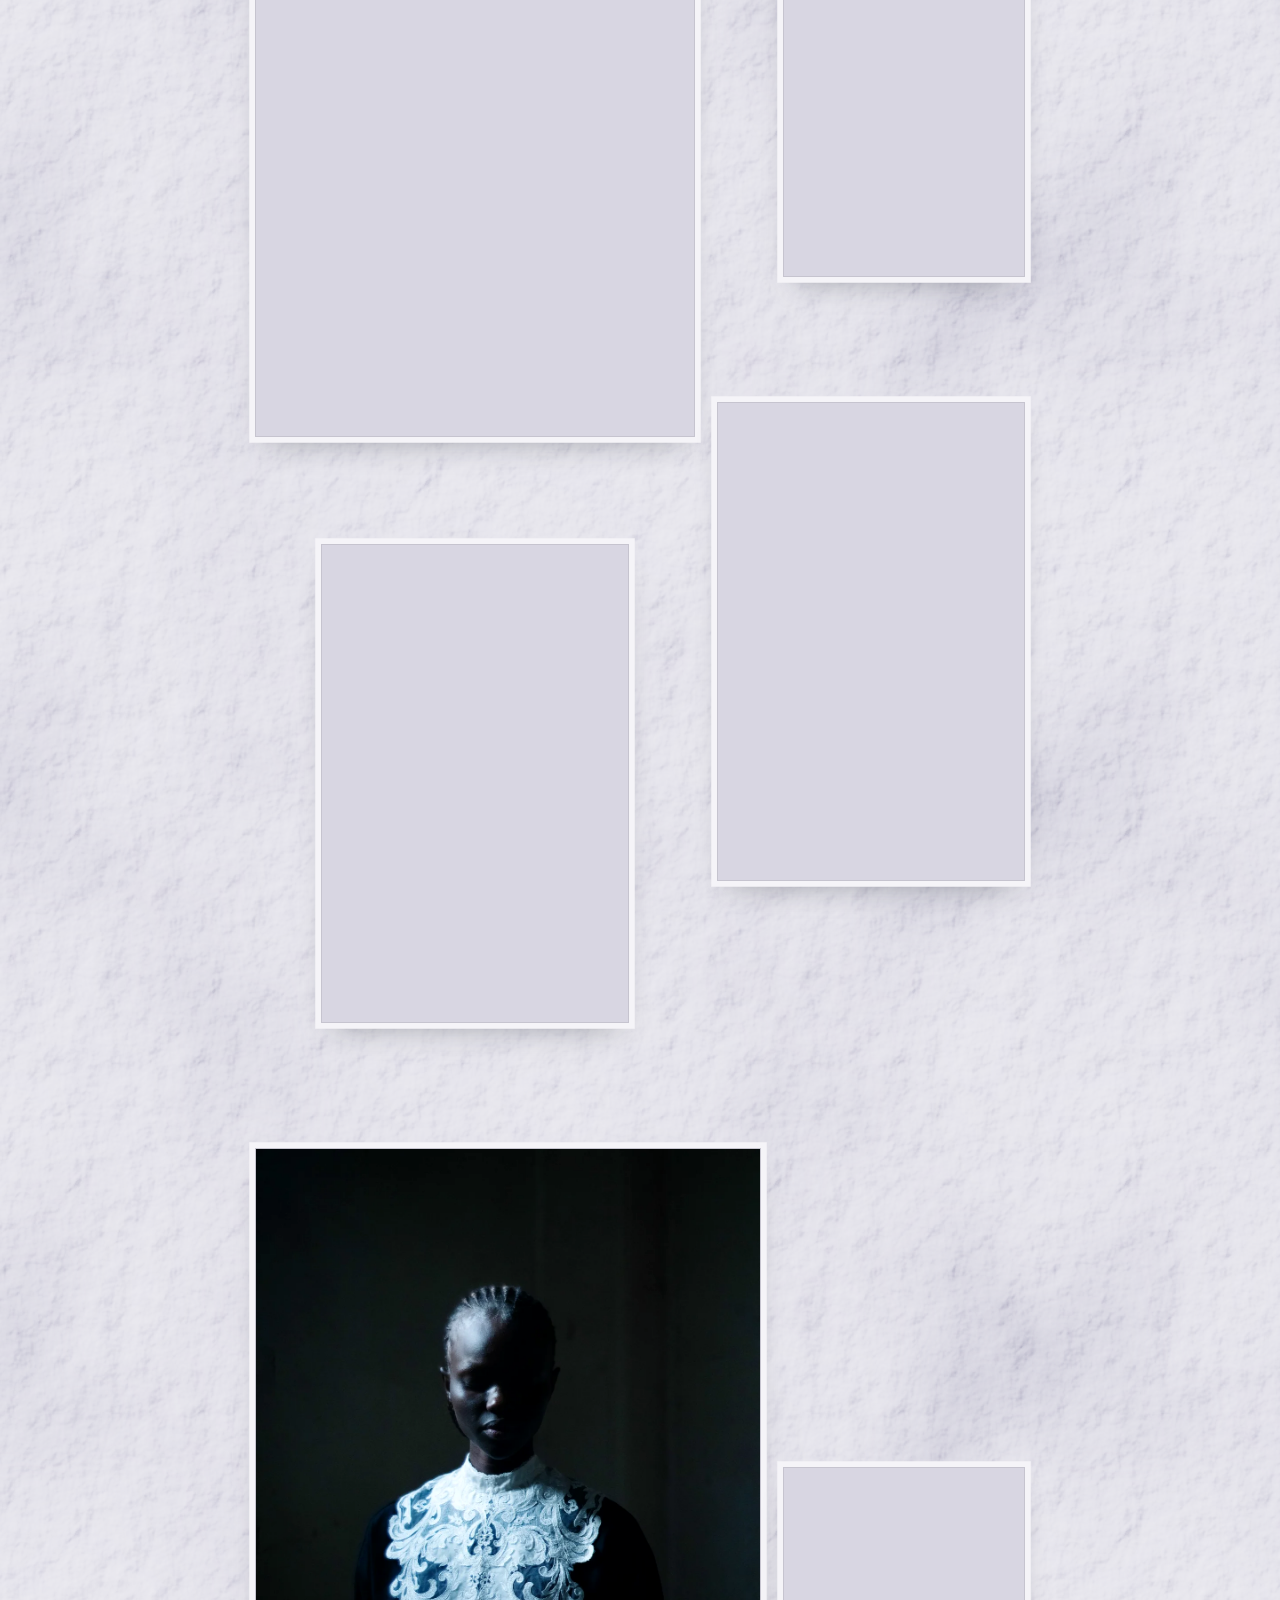
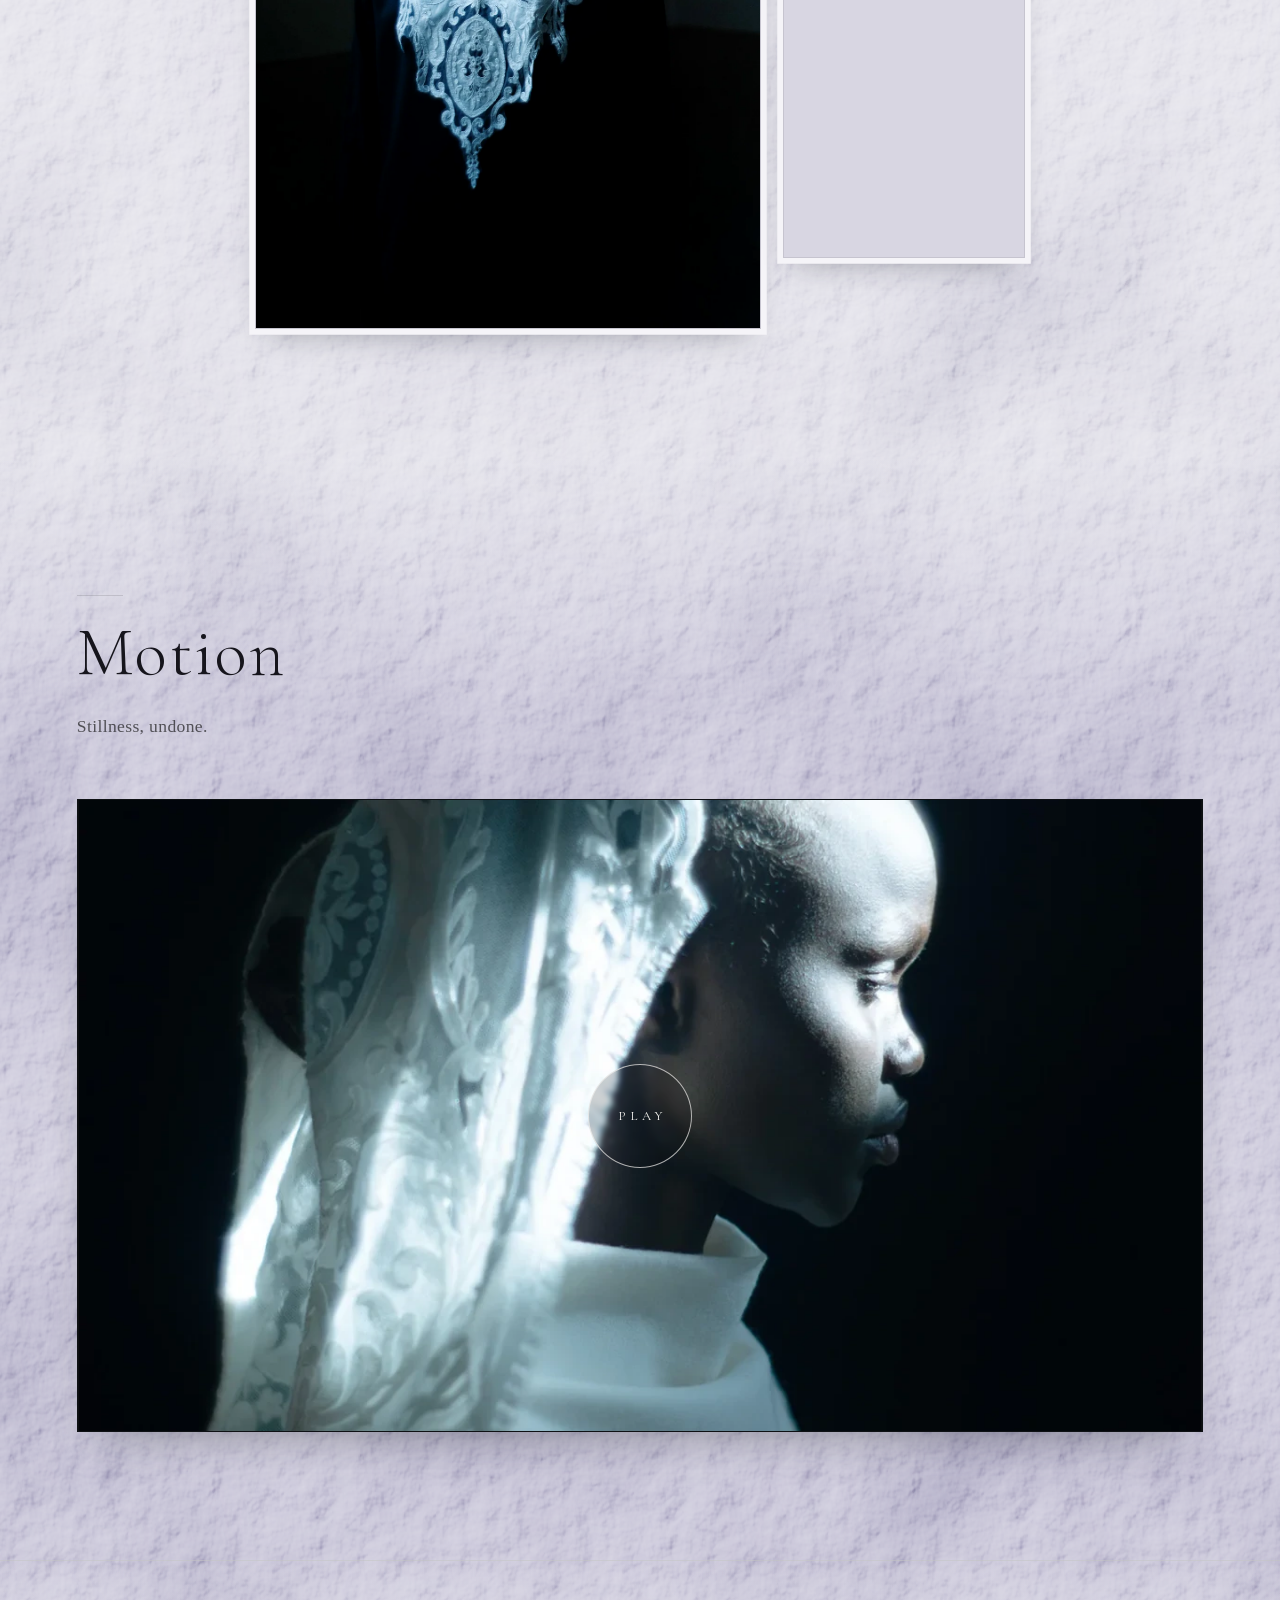
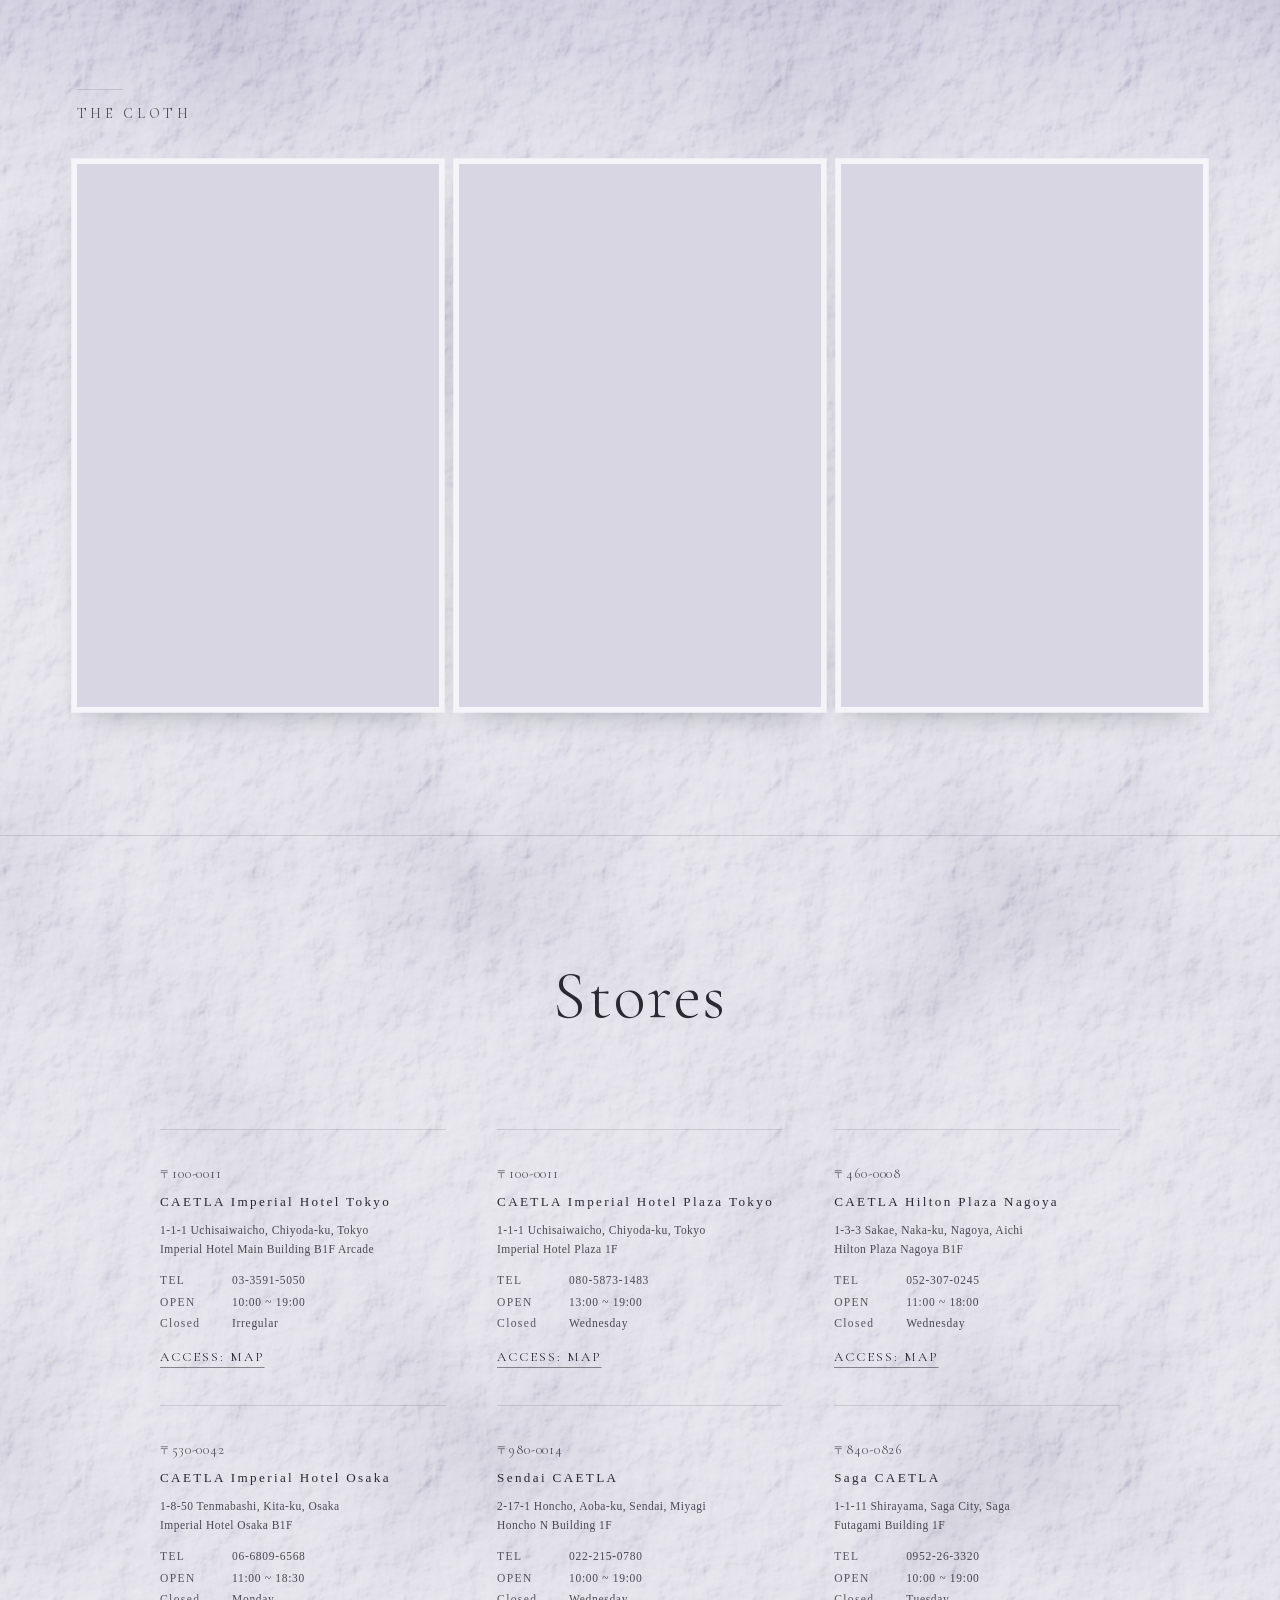
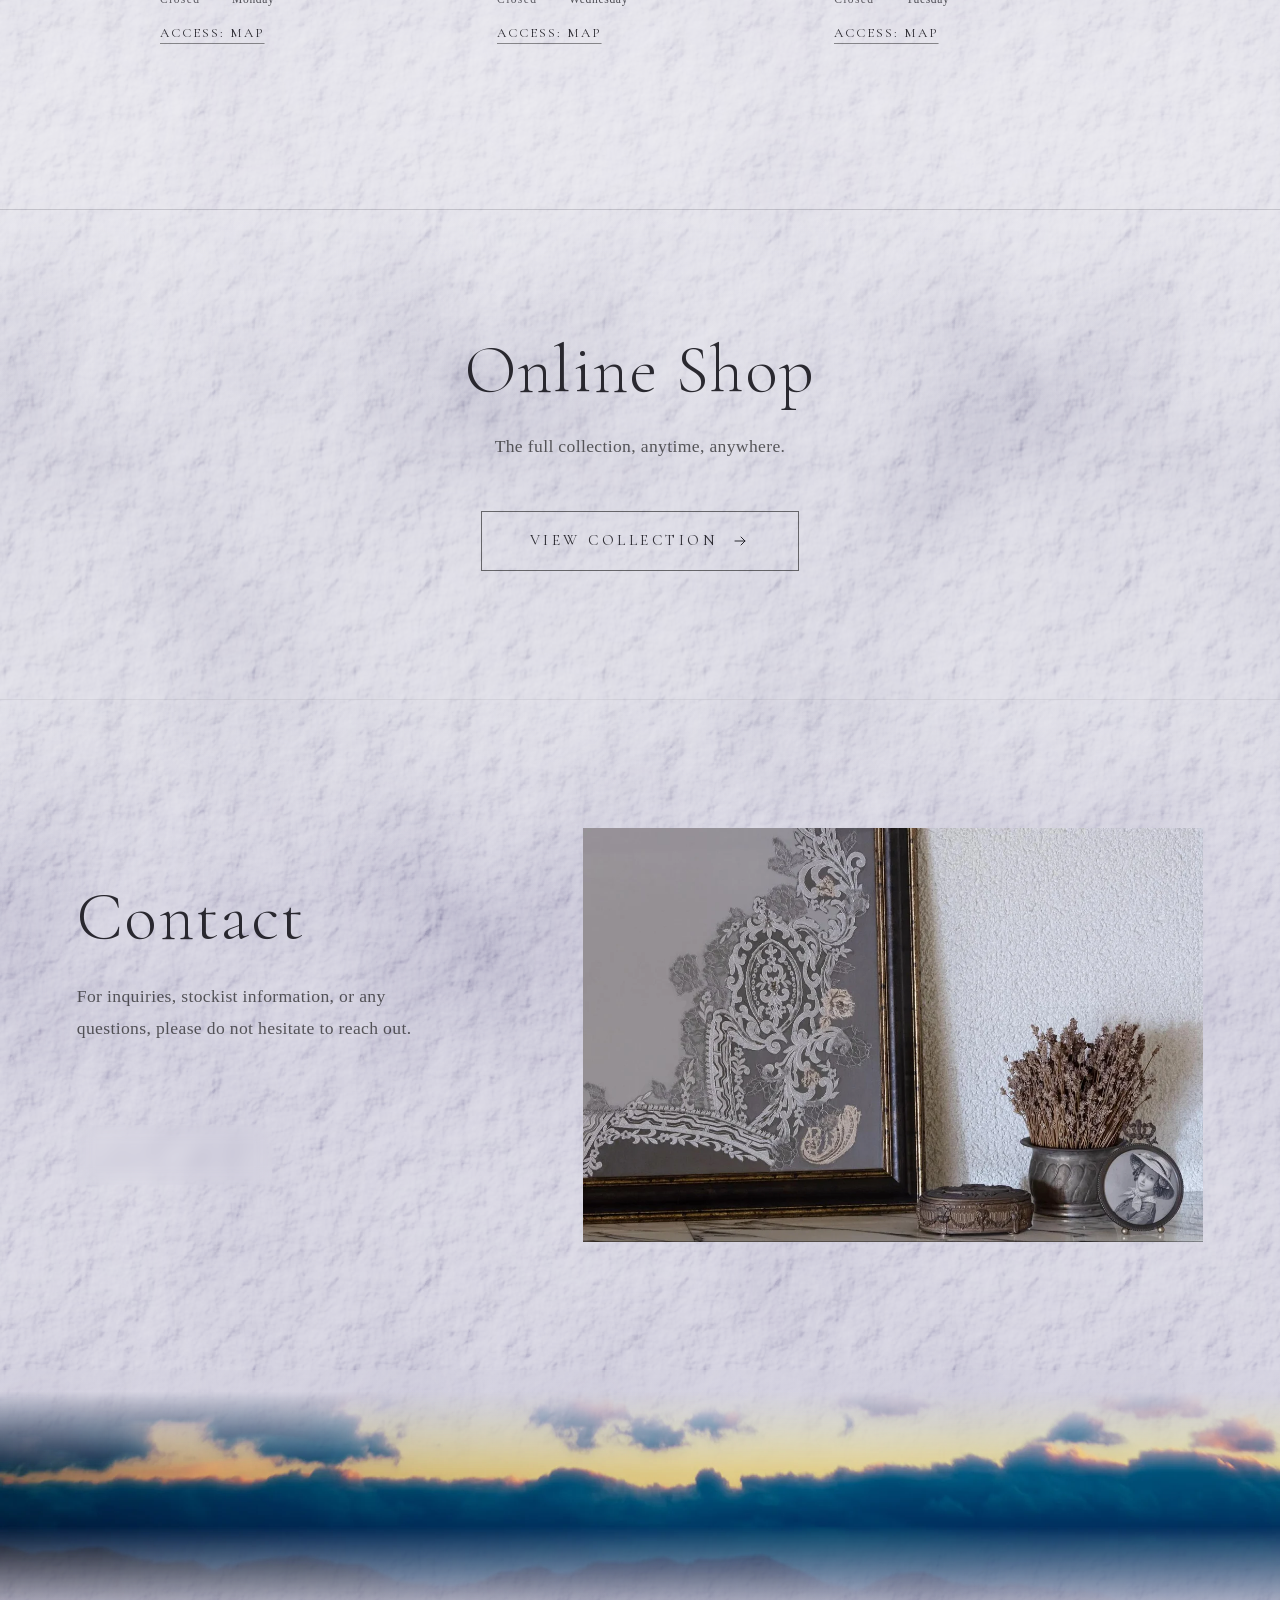
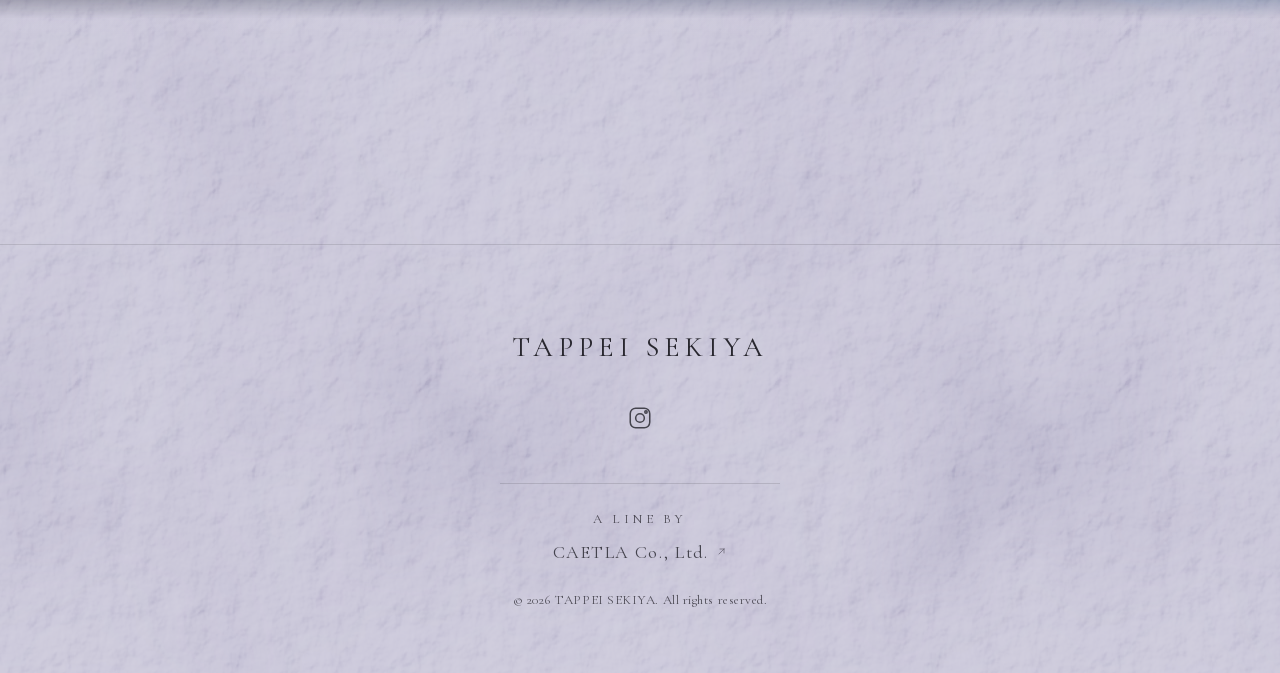
<file: en/index.html>
<!DOCTYPE html>
<html lang="en">
  <head>
    <!-- Google tag (gtag.js) -->
    <script>
      // 09-29 速度＝解析タグ(172KB)は最初の表示と取り合わせない＝読み込みが済んでから読む（計測は下の gtag() が溜めておく）
      addEventListener('load', function () { setTimeout(function () {
        var s = document.createElement('script'); s.async = true;
        s.src = 'https://www.googletagmanager.com/gtag/js?id=G-E9X6RZ1SRS'; document.head.appendChild(s);
      }, 1200); });
    </script>
    <script>
      window.dataLayer = window.dataLayer || [];
      function gtag(){dataLayer.push(arguments);}
      gtag('js', new Date());
      gtag('config', 'G-E9X6RZ1SRS');
      // 09-29 セクションごとの閲覧＝画面の中央線にかかったら1回だけ section_view
      //       店舗・オンラインストア・お問い合わせのリンクは押されたら cta_click
      addEventListener('DOMContentLoaded', function () {
        if ('IntersectionObserver' in window) {
          var io = new IntersectionObserver(function (es) {
            es.forEach(function (e) {
              if (!e.isIntersecting) return;
              gtag('event', 'section_view', { section_id: e.target.id });
              io.unobserve(e.target);
            });
          }, { rootMargin: '-50% 0px -50% 0px' });
          document.querySelectorAll('section[id]').forEach(function (s) { io.observe(s); });
        }
        document.addEventListener('click', function (ev) {
          var a = ev.target.closest && ev.target.closest('#stores a, #online-shop a, #contact a');
          if (!a) return;
          gtag('event', 'cta_click', { section_id: a.closest('section').id, link_url: a.href, link_text: (a.textContent || '').trim().slice(0, 60) });
        });
      });
    </script>
    <meta charset="UTF-8" />
    <meta name="viewport" content="width=device-width, initial-scale=1.0" />
    <title>TAPPEI SEKIYA</title>
    <!-- 09-29 見えない所（検索の説明・共有カード・アイコン・正規URL） -->
    <meta name="description" content="Since 1974, in Okayama, CAETLA has devoted half a century to lace and embroidery. TAPPEI SEKIYA entrusts that craft to a single designer's name.">
    <link rel="canonical" href="https://tappeisekiya.com/en/">
    <link rel="alternate" hreflang="ja" href="https://tappeisekiya.com/">
    <link rel="alternate" hreflang="en" href="https://tappeisekiya.com/en/">
    <link rel="alternate" hreflang="x-default" href="https://tappeisekiya.com/">
    <link rel="icon" href="../favicon.svg" type="image/svg+xml">
    <link rel="icon" href="../favicon.ico" sizes="any">
    <link rel="apple-touch-icon" href="../apple-touch-icon.png">
    <meta name="theme-color" content="#f2f1ee">
    <meta property="og:type" content="website">
    <meta property="og:site_name" content="TAPPEI SEKIYA">
    <meta property="og:title" content="TAPPEI SEKIYA">
    <meta property="og:description" content="Since 1974, in Okayama, CAETLA has devoted half a century to lace and embroidery. TAPPEI SEKIYA entrusts that craft to a single designer's name.">
    <meta property="og:url" content="https://tappeisekiya.com/en/">
    <meta property="og:image" content="https://tappeisekiya.com/images/og.jpg">
    <meta property="og:image:width" content="1200">
    <meta property="og:image:height" content="630">
    <meta property="og:locale" content="en_US">
    <meta name="twitter:card" content="summary_large_image">
    <link rel="preload" as="image" href="../images/hero_sp_full.webp" media="(max-width: 600px)" fetchpriority="high">
    <link rel="preload" as="image" href="../images/hero_poster_pc.webp" media="(min-width: 601px)" fetchpriority="high">
    <link rel="preload" href="../fonts/cormorant_ac5feb95.woff2" as="font" type="font/woff2" crossorigin>
    <link rel="preload" href="../fonts/inter_bec94a4d.woff2" as="font" type="font/woff2" crossorigin>
    <!-- 09-29 Google Fonts と同じファイルを自前で配信（見た目は同一・外部への接続を2本減らす） -->
    <style>/* cyrillic-ext */
@font-face {
  font-family: 'Cormorant Garamond';
  font-style: italic;
  font-weight: 300;
  font-display: swap;
  src: url(../fonts/cormorant_e4dc741c.woff2) format('woff2');
  unicode-range: U+0460-052F, U+1C80-1C8A, U+20B4, U+2DE0-2DFF, U+A640-A69F, U+FE2E-FE2F;
}
/* cyrillic */
@font-face {
  font-family: 'Cormorant Garamond';
  font-style: italic;
  font-weight: 300;
  font-display: swap;
  src: url(../fonts/cormorant_f0ca3ec9.woff2) format('woff2');
  unicode-range: U+0301, U+0400-045F, U+0490-0491, U+04B0-04B1, U+2116;
}
/* vietnamese */
@font-face {
  font-family: 'Cormorant Garamond';
  font-style: italic;
  font-weight: 300;
  font-display: swap;
  src: url(../fonts/cormorant_185c3409.woff2) format('woff2');
  unicode-range: U+0102-0103, U+0110-0111, U+0128-0129, U+0168-0169, U+01A0-01A1, U+01AF-01B0, U+0300-0301, U+0303-0304, U+0308-0309, U+0323, U+0329, U+1EA0-1EF9, U+20AB;
}
/* latin-ext */
@font-face {
  font-family: 'Cormorant Garamond';
  font-style: italic;
  font-weight: 300;
  font-display: swap;
  src: url(../fonts/cormorant_28d80079.woff2) format('woff2');
  unicode-range: U+0100-02BA, U+02BD-02C5, U+02C7-02CC, U+02CE-02D7, U+02DD-02FF, U+0304, U+0308, U+0329, U+1D00-1DBF, U+1E00-1E9F, U+1EF2-1EFF, U+2020, U+20A0-20AB, U+20AD-20C0, U+2113, U+2C60-2C7F, U+A720-A7FF;
}
/* latin */
@font-face {
  font-family: 'Cormorant Garamond';
  font-style: italic;
  font-weight: 300;
  font-display: swap;
  src: url(../fonts/cormorant_880eabe2.woff2) format('woff2');
  unicode-range: U+0000-00FF, U+0131, U+0152-0153, U+02BB-02BC, U+02C6, U+02DA, U+02DC, U+0304, U+0308, U+0329, U+2000-206F, U+20AC, U+2122, U+2191, U+2193, U+2212, U+2215, U+FEFF, U+FFFD;
}
/* cyrillic-ext */
@font-face {
  font-family: 'Cormorant Garamond';
  font-style: italic;
  font-weight: 400;
  font-display: swap;
  src: url(../fonts/cormorant_e4dc741c.woff2) format('woff2');
  unicode-range: U+0460-052F, U+1C80-1C8A, U+20B4, U+2DE0-2DFF, U+A640-A69F, U+FE2E-FE2F;
}
/* cyrillic */
@font-face {
  font-family: 'Cormorant Garamond';
  font-style: italic;
  font-weight: 400;
  font-display: swap;
  src: url(../fonts/cormorant_f0ca3ec9.woff2) format('woff2');
  unicode-range: U+0301, U+0400-045F, U+0490-0491, U+04B0-04B1, U+2116;
}
/* vietnamese */
@font-face {
  font-family: 'Cormorant Garamond';
  font-style: italic;
  font-weight: 400;
  font-display: swap;
  src: url(../fonts/cormorant_185c3409.woff2) format('woff2');
  unicode-range: U+0102-0103, U+0110-0111, U+0128-0129, U+0168-0169, U+01A0-01A1, U+01AF-01B0, U+0300-0301, U+0303-0304, U+0308-0309, U+0323, U+0329, U+1EA0-1EF9, U+20AB;
}
/* latin-ext */
@font-face {
  font-family: 'Cormorant Garamond';
  font-style: italic;
  font-weight: 400;
  font-display: swap;
  src: url(../fonts/cormorant_28d80079.woff2) format('woff2');
  unicode-range: U+0100-02BA, U+02BD-02C5, U+02C7-02CC, U+02CE-02D7, U+02DD-02FF, U+0304, U+0308, U+0329, U+1D00-1DBF, U+1E00-1E9F, U+1EF2-1EFF, U+2020, U+20A0-20AB, U+20AD-20C0, U+2113, U+2C60-2C7F, U+A720-A7FF;
}
/* latin */
@font-face {
  font-family: 'Cormorant Garamond';
  font-style: italic;
  font-weight: 400;
  font-display: swap;
  src: url(../fonts/cormorant_880eabe2.woff2) format('woff2');
  unicode-range: U+0000-00FF, U+0131, U+0152-0153, U+02BB-02BC, U+02C6, U+02DA, U+02DC, U+0304, U+0308, U+0329, U+2000-206F, U+20AC, U+2122, U+2191, U+2193, U+2212, U+2215, U+FEFF, U+FFFD;
}
/* cyrillic-ext */
@font-face {
  font-family: 'Cormorant Garamond';
  font-style: normal;
  font-weight: 300;
  font-display: swap;
  src: url(../fonts/cormorant_68087e60.woff2) format('woff2');
  unicode-range: U+0460-052F, U+1C80-1C8A, U+20B4, U+2DE0-2DFF, U+A640-A69F, U+FE2E-FE2F;
}
/* cyrillic */
@font-face {
  font-family: 'Cormorant Garamond';
  font-style: normal;
  font-weight: 300;
  font-display: swap;
  src: url(../fonts/cormorant_a1028863.woff2) format('woff2');
  unicode-range: U+0301, U+0400-045F, U+0490-0491, U+04B0-04B1, U+2116;
}
/* vietnamese */
@font-face {
  font-family: 'Cormorant Garamond';
  font-style: normal;
  font-weight: 300;
  font-display: swap;
  src: url(../fonts/cormorant_4735e8ab.woff2) format('woff2');
  unicode-range: U+0102-0103, U+0110-0111, U+0128-0129, U+0168-0169, U+01A0-01A1, U+01AF-01B0, U+0300-0301, U+0303-0304, U+0308-0309, U+0323, U+0329, U+1EA0-1EF9, U+20AB;
}
/* latin-ext */
@font-face {
  font-family: 'Cormorant Garamond';
  font-style: normal;
  font-weight: 300;
  font-display: swap;
  src: url(../fonts/cormorant_48072044.woff2) format('woff2');
  unicode-range: U+0100-02BA, U+02BD-02C5, U+02C7-02CC, U+02CE-02D7, U+02DD-02FF, U+0304, U+0308, U+0329, U+1D00-1DBF, U+1E00-1E9F, U+1EF2-1EFF, U+2020, U+20A0-20AB, U+20AD-20C0, U+2113, U+2C60-2C7F, U+A720-A7FF;
}
/* latin */
@font-face {
  font-family: 'Cormorant Garamond';
  font-style: normal;
  font-weight: 300;
  font-display: swap;
  src: url(../fonts/cormorant_ac5feb95.woff2) format('woff2');
  unicode-range: U+0000-00FF, U+0131, U+0152-0153, U+02BB-02BC, U+02C6, U+02DA, U+02DC, U+0304, U+0308, U+0329, U+2000-206F, U+20AC, U+2122, U+2191, U+2193, U+2212, U+2215, U+FEFF, U+FFFD;
}
/* cyrillic-ext */
@font-face {
  font-family: 'Cormorant Garamond';
  font-style: normal;
  font-weight: 400;
  font-display: swap;
  src: url(../fonts/cormorant_68087e60.woff2) format('woff2');
  unicode-range: U+0460-052F, U+1C80-1C8A, U+20B4, U+2DE0-2DFF, U+A640-A69F, U+FE2E-FE2F;
}
/* cyrillic */
@font-face {
  font-family: 'Cormorant Garamond';
  font-style: normal;
  font-weight: 400;
  font-display: swap;
  src: url(../fonts/cormorant_a1028863.woff2) format('woff2');
  unicode-range: U+0301, U+0400-045F, U+0490-0491, U+04B0-04B1, U+2116;
}
/* vietnamese */
@font-face {
  font-family: 'Cormorant Garamond';
  font-style: normal;
  font-weight: 400;
  font-display: swap;
  src: url(../fonts/cormorant_4735e8ab.woff2) format('woff2');
  unicode-range: U+0102-0103, U+0110-0111, U+0128-0129, U+0168-0169, U+01A0-01A1, U+01AF-01B0, U+0300-0301, U+0303-0304, U+0308-0309, U+0323, U+0329, U+1EA0-1EF9, U+20AB;
}
/* latin-ext */
@font-face {
  font-family: 'Cormorant Garamond';
  font-style: normal;
  font-weight: 400;
  font-display: swap;
  src: url(../fonts/cormorant_48072044.woff2) format('woff2');
  unicode-range: U+0100-02BA, U+02BD-02C5, U+02C7-02CC, U+02CE-02D7, U+02DD-02FF, U+0304, U+0308, U+0329, U+1D00-1DBF, U+1E00-1E9F, U+1EF2-1EFF, U+2020, U+20A0-20AB, U+20AD-20C0, U+2113, U+2C60-2C7F, U+A720-A7FF;
}
/* latin */
@font-face {
  font-family: 'Cormorant Garamond';
  font-style: normal;
  font-weight: 400;
  font-display: swap;
  src: url(../fonts/cormorant_ac5feb95.woff2) format('woff2');
  unicode-range: U+0000-00FF, U+0131, U+0152-0153, U+02BB-02BC, U+02C6, U+02DA, U+02DC, U+0304, U+0308, U+0329, U+2000-206F, U+20AC, U+2122, U+2191, U+2193, U+2212, U+2215, U+FEFF, U+FFFD;
}
/* cyrillic-ext */
@font-face {
  font-family: 'Cormorant Garamond';
  font-style: normal;
  font-weight: 600;
  font-display: swap;
  src: url(../fonts/cormorant_68087e60.woff2) format('woff2');
  unicode-range: U+0460-052F, U+1C80-1C8A, U+20B4, U+2DE0-2DFF, U+A640-A69F, U+FE2E-FE2F;
}
/* cyrillic */
@font-face {
  font-family: 'Cormorant Garamond';
  font-style: normal;
  font-weight: 600;
  font-display: swap;
  src: url(../fonts/cormorant_a1028863.woff2) format('woff2');
  unicode-range: U+0301, U+0400-045F, U+0490-0491, U+04B0-04B1, U+2116;
}
/* vietnamese */
@font-face {
  font-family: 'Cormorant Garamond';
  font-style: normal;
  font-weight: 600;
  font-display: swap;
  src: url(../fonts/cormorant_4735e8ab.woff2) format('woff2');
  unicode-range: U+0102-0103, U+0110-0111, U+0128-0129, U+0168-0169, U+01A0-01A1, U+01AF-01B0, U+0300-0301, U+0303-0304, U+0308-0309, U+0323, U+0329, U+1EA0-1EF9, U+20AB;
}
/* latin-ext */
@font-face {
  font-family: 'Cormorant Garamond';
  font-style: normal;
  font-weight: 600;
  font-display: swap;
  src: url(../fonts/cormorant_48072044.woff2) format('woff2');
  unicode-range: U+0100-02BA, U+02BD-02C5, U+02C7-02CC, U+02CE-02D7, U+02DD-02FF, U+0304, U+0308, U+0329, U+1D00-1DBF, U+1E00-1E9F, U+1EF2-1EFF, U+2020, U+20A0-20AB, U+20AD-20C0, U+2113, U+2C60-2C7F, U+A720-A7FF;
}
/* latin */
@font-face {
  font-family: 'Cormorant Garamond';
  font-style: normal;
  font-weight: 600;
  font-display: swap;
  src: url(../fonts/cormorant_ac5feb95.woff2) format('woff2');
  unicode-range: U+0000-00FF, U+0131, U+0152-0153, U+02BB-02BC, U+02C6, U+02DA, U+02DC, U+0304, U+0308, U+0329, U+2000-206F, U+20AC, U+2122, U+2191, U+2193, U+2212, U+2215, U+FEFF, U+FFFD;
}
/* cyrillic-ext */
@font-face {
  font-family: 'Inter';
  font-style: normal;
  font-weight: 300;
  font-display: swap;
  src: url(../fonts/inter_c428ca13.woff2) format('woff2');
  unicode-range: U+0460-052F, U+1C80-1C8A, U+20B4, U+2DE0-2DFF, U+A640-A69F, U+FE2E-FE2F;
}
/* cyrillic */
@font-face {
  font-family: 'Inter';
  font-style: normal;
  font-weight: 300;
  font-display: swap;
  src: url(../fonts/inter_ec7f5af9.woff2) format('woff2');
  unicode-range: U+0301, U+0400-045F, U+0490-0491, U+04B0-04B1, U+2116;
}
/* greek-ext */
@font-face {
  font-family: 'Inter';
  font-style: normal;
  font-weight: 300;
  font-display: swap;
  src: url(../fonts/inter_085cd790.woff2) format('woff2');
  unicode-range: U+1F00-1FFF;
}
/* greek */
@font-face {
  font-family: 'Inter';
  font-style: normal;
  font-weight: 300;
  font-display: swap;
  src: url(../fonts/inter_4609148e.woff2) format('woff2');
  unicode-range: U+0370-0377, U+037A-037F, U+0384-038A, U+038C, U+038E-03A1, U+03A3-03FF;
}
/* vietnamese */
@font-face {
  font-family: 'Inter';
  font-style: normal;
  font-weight: 300;
  font-display: swap;
  src: url(../fonts/inter_1f53bf00.woff2) format('woff2');
  unicode-range: U+0102-0103, U+0110-0111, U+0128-0129, U+0168-0169, U+01A0-01A1, U+01AF-01B0, U+0300-0301, U+0303-0304, U+0308-0309, U+0323, U+0329, U+1EA0-1EF9, U+20AB;
}
/* latin-ext */
@font-face {
  font-family: 'Inter';
  font-style: normal;
  font-weight: 300;
  font-display: swap;
  src: url(../fonts/inter_367ba69a.woff2) format('woff2');
  unicode-range: U+0100-02BA, U+02BD-02C5, U+02C7-02CC, U+02CE-02D7, U+02DD-02FF, U+0304, U+0308, U+0329, U+1D00-1DBF, U+1E00-1E9F, U+1EF2-1EFF, U+2020, U+20A0-20AB, U+20AD-20C0, U+2113, U+2C60-2C7F, U+A720-A7FF;
}
/* latin */
@font-face {
  font-family: 'Inter';
  font-style: normal;
  font-weight: 300;
  font-display: swap;
  src: url(../fonts/inter_bec94a4d.woff2) format('woff2');
  unicode-range: U+0000-00FF, U+0131, U+0152-0153, U+02BB-02BC, U+02C6, U+02DA, U+02DC, U+0304, U+0308, U+0329, U+2000-206F, U+20AC, U+2122, U+2191, U+2193, U+2212, U+2215, U+FEFF, U+FFFD;
}
/* cyrillic-ext */
@font-face {
  font-family: 'Inter';
  font-style: normal;
  font-weight: 400;
  font-display: swap;
  src: url(../fonts/inter_c428ca13.woff2) format('woff2');
  unicode-range: U+0460-052F, U+1C80-1C8A, U+20B4, U+2DE0-2DFF, U+A640-A69F, U+FE2E-FE2F;
}
/* cyrillic */
@font-face {
  font-family: 'Inter';
  font-style: normal;
  font-weight: 400;
  font-display: swap;
  src: url(../fonts/inter_ec7f5af9.woff2) format('woff2');
  unicode-range: U+0301, U+0400-045F, U+0490-0491, U+04B0-04B1, U+2116;
}
/* greek-ext */
@font-face {
  font-family: 'Inter';
  font-style: normal;
  font-weight: 400;
  font-display: swap;
  src: url(../fonts/inter_085cd790.woff2) format('woff2');
  unicode-range: U+1F00-1FFF;
}
/* greek */
@font-face {
  font-family: 'Inter';
  font-style: normal;
  font-weight: 400;
  font-display: swap;
  src: url(../fonts/inter_4609148e.woff2) format('woff2');
  unicode-range: U+0370-0377, U+037A-037F, U+0384-038A, U+038C, U+038E-03A1, U+03A3-03FF;
}
/* vietnamese */
@font-face {
  font-family: 'Inter';
  font-style: normal;
  font-weight: 400;
  font-display: swap;
  src: url(../fonts/inter_1f53bf00.woff2) format('woff2');
  unicode-range: U+0102-0103, U+0110-0111, U+0128-0129, U+0168-0169, U+01A0-01A1, U+01AF-01B0, U+0300-0301, U+0303-0304, U+0308-0309, U+0323, U+0329, U+1EA0-1EF9, U+20AB;
}
/* latin-ext */
@font-face {
  font-family: 'Inter';
  font-style: normal;
  font-weight: 400;
  font-display: swap;
  src: url(../fonts/inter_367ba69a.woff2) format('woff2');
  unicode-range: U+0100-02BA, U+02BD-02C5, U+02C7-02CC, U+02CE-02D7, U+02DD-02FF, U+0304, U+0308, U+0329, U+1D00-1DBF, U+1E00-1E9F, U+1EF2-1EFF, U+2020, U+20A0-20AB, U+20AD-20C0, U+2113, U+2C60-2C7F, U+A720-A7FF;
}
/* latin */
@font-face {
  font-family: 'Inter';
  font-style: normal;
  font-weight: 400;
  font-display: swap;
  src: url(../fonts/inter_bec94a4d.woff2) format('woff2');
  unicode-range: U+0000-00FF, U+0131, U+0152-0153, U+02BB-02BC, U+02C6, U+02DA, U+02DC, U+0304, U+0308, U+0329, U+2000-206F, U+20AC, U+2122, U+2191, U+2193, U+2212, U+2215, U+FEFF, U+FFFD;
}
</style>
    <link rel="stylesheet" href="../style.css" />

    <script defer src="../vendor/gsap.min.js"></script>
    <script defer src="../vendor/ScrollTrigger.min.js"></script>
    <script defer src="../vendor/lenis.min.js"></script>
  </head>
  <body>
    <header class="header">
      <div class="header-logo">
        <a href="./index.html" class="nav-wordmark">TAPPEI SEKIYA</a>
      </div>
      <div class="lang-switch-mobile"><span class="nav-lang-active">EN</span><span class="nav-lang-divider">/</span><a href="../">JP</a></div>
      <button class="menu-toggle" type="button" aria-label="Open menu" aria-expanded="false" aria-controls="site-menu">
        <span></span>
        <span></span>
      </button>
      <nav class="header-nav">
        <ul class="nav-menu" id="site-menu">
          <li><a href="#hero">Top</a></li>
          <li><a href="#about">About</a></li>
          <li><a href="#philosophy">Philosophy</a></li>
          <li><a href="#images">Images</a></li>
          <li><a href="#motion">Motion</a></li>
          <li><a href="#stores">Stores</a></li>
          <li><a href="#online-shop">Online Shop</a></li>
          <li><a href="#contact">Contact</a></li>
          <li class="nav-lang"><span class="nav-lang-active">EN</span><span class="nav-lang-divider">/</span><a href="../">JP</a></li>
        </ul>
      </nav>
    </header>

    <main>
      <section class="hero" id="hero">
        <div class="hero-image-container">
          <!-- 09-17 ヒーロー＝背景は原画のまま静止、切り抜いたモデルだけが動く（AEで作成・生成AIは不使用）。
               戻す＝この<video>を削除するだけ（<picture>は1文字も触っていない） -->
          <!-- 10-27 オーナー指示「動画を静止画に直し」＝写真の権利確認が済むまで動画を止め、元写真（poster）だけを出す。
               枠・収め方を変えないため <video> は残し、動画の source と autoplay/loop を外した。
               戻す＝下の3行の source（data-src）と autoplay loop を元に戻す（hero_loop_sp.mp4 / hero_loop.mp4 / hero_loop.webm） -->
          <video class="hero-video" muted playsinline preload="none" aria-hidden="true" tabindex="-1"></video>
          <script>(function(v){var sp=matchMedia('(max-width: 600px)').matches,tab=!sp&&matchMedia('(max-width: 1366px) and (orientation: portrait)').matches,land=!sp&&!tab&&matchMedia('(min-width: 601px) and (max-width: 1366px) and (orientation: landscape) and (hover: none) and (pointer: coarse)').matches;v.poster='../images/'+(sp?'hero_sp_full.webp':tab?'hero_veil.webp':land?'hero_veil_wide.webp':'hero_poster_pc.webp');})(document.querySelector('.hero-video'));
          (function(r,v){var on=function(){r.classList.add('tex-on')};if(v)v.addEventListener('playing',on,{once:true});addEventListener('scroll',on,{once:true,passive:true});addEventListener('touchstart',on,{once:true,passive:true});setTimeout(on,2500);})(document.documentElement,document.querySelector('.hero-video'));</script>
          <picture>
            <source media="(max-width: 600px)" srcset="../images/hero_sp_full.webp" />
            <img src="../images/hero_poster_pc.webp" alt="Top Image" class="hero-img" fetchpriority="high" decoding="async" />
          </picture>
        </div>
        <div class="hero-text-container">
          <div class="brand-title">
            <h1 class="brand-name">
              <span class="brand-line brand-line--first">TAPPEI</span>
              <span class="brand-line brand-line--second">SEKIYA</span>
            </h1>
          </div>
        </div>
      </section>

      <!-- 09-13 II — The Room＝先方支給の実写3点（引き→正面→寄り）。戻す時はこのsectionごと削除 -->
      <!-- 09-17 I — The Veil＝先方支給の実写を1枚だけで見せる図版（黒の見開き）。戻す時はこのsectionごと削除 -->
      <section class="atelier-row ed-dark" aria-label="The Room">
        <p class="atelier-row__chapter ed-chapter">The Veil</p>
        <div class="atelier-row__grid atelier-row__grid--four">
          <figure class="atelier-row__lead">
          <img src="../images/_opt/ed_veil.webp" alt="A lace veil turned to the window light" loading="lazy" decoding="async" />
        </figure>
          <figure><img src="../images/_opt/atelier_room_wide.webp" alt="窓辺の光に立つレースのドレス" loading="lazy" decoding="async" /></figure>
          <figure><img src="../images/_opt/atelier_front_blue.webp" alt="青い光の中のレースのブラウスとパンツ" loading="lazy" decoding="async" /></figure>
          <figure><img src="../images/_opt/atelier_cloth_close.webp" alt="吊られたレースの衣" loading="lazy" decoding="async" /></figure>
        </div>
      </section>

      <section id="about" class="page-hero">
        <h1>About the Brand</h1>
        <div class="poetry-divider"></div>
        <div class="about-designer-statement">
          <p class="about-designer-statement__lead">Lace is not decoration.</p>
          <p>Okayama, 1974.<br />The lace aesthetic <a href="https://caetla.co.jp/" class="about-parent-link" target="_blank" rel="noopener noreferrer">CAETLA Co., Ltd.</a><br /> has cultivated over half a century,<br /> entrusted to designer Tappei Sekiya<br class="mobile-only" /> as a special line.</p>
          <p>The time held in each stitch,<br /> shaped as a form<br class="mobile-only" /> that includes the body and the air.</p>
          <p>Resonating with the wearer, a singular sculpture that casts a quiet light.</p>
        </div>

        <div class="img-block">
          <img src="../images/_opt/about_portrait.webp" alt="Designer Tappei Sekiya" class="about-image" loading="lazy" decoding="async" />
        </div>
      </section>

      <section id="philosophy" class="poetry-section">
        <div class="giant-chapter outline-text" style="top: 15%; left: 5%;">PHILOSOPHY</div>

        <div class="poetry-header">
          <span class="poetry-label">Philosophy</span>
          <div class="poetry-divider"></div>
        </div>

        <div class="poetry-text">
          <span class="poetry-line">Why is this lace here.</span><br class="desktop-only"/>
          <span class="poetry-line">Why does this thread run in this direction.</span><br class="desktop-only"/>
          <span class="poetry-line">A garment should not be an answer,</span>
          <span class="poetry-line">but a question.</span><br class="desktop-only"/>
          <span class="poetry-line">Something that leaves a quiet inquiry</span>
          <span class="poetry-line">within the one who wears it.</span><br class="desktop-only"/>
          <span class="poetry-line">Only that transcends time.</span>
        </div>
        <!-- 09-30 物撮り11枚はコレクションに任せた（言葉だけの章に） -->

      </section>

      <!-- 09-17 III — The Light＝人も服も無い一枚。戻す時はこのsectionごと削除 -->
      <section class="ed-interlude ed-dark" aria-label="The Light">
        <figure class="ed-interlude__figure">
          <img src="../images/ed_room_empty.webp" alt="Window light falling into an empty room" loading="lazy" decoding="async" />
        </figure>
        <div class="ed-interlude__copy">
          <p class="ed-chapter">The Light</p>
          <!-- 09-18 オーナー指示でこの一文を消した（章表記「III The Light」は残す） -->
        </div>
      </section>

      <!-- 09-18 オーナー指示で Unveiling（レースの重なり）節を外した。画像とCSSは消していない。 -->

      <section class="images-section ed-dark" id="images">
        <div class="images-layout">
          <div class="images-copy">
            <span class="images-label">Images</span>
            <p class="section-line">A silhouette, through lace.</p>
          </div>
          <div class="images-gallery">
            <figure class="images-portrait">
              <a class="images-portrait__link" href="../collection/" aria-label="コレクションを見る"><img src="../images/look_window_light.webp" alt="窓辺の光に透けるレースのドレス" loading="lazy" decoding="async" /></a>
            </figure>
            <figure class="images-portrait">
              <a class="images-portrait__link" href="../collection/" aria-label="コレクションを見る"><img src="../images/look_white_smocking.webp" alt="スモッキングとパフスリーブの白いドレス" loading="lazy" decoding="async" /></a>
            </figure>
            <figure class="images-portrait">
              <a class="images-portrait__link" href="../collection/" aria-label="コレクションを見る"><img src="../images/look_red_back.webp" alt="レース刺繍を背に配した赤いドレス" loading="lazy" decoding="async" /></a>
            </figure>
            <figure class="images-portrait">
              <a class="images-portrait__link" href="../collection/" aria-label="コレクションを見る"><img src="../images/look_olive_floral.webp" alt="立体的な花の刺繍とオリーブのドレス" loading="lazy" decoding="async" /></a>
            </figure>
            <figure class="images-portrait">
              <a class="images-portrait__link" href="../collection/" aria-label="コレクションを見る"><img src="../images/look_dark_lace.webp" alt="暗がりに浮かぶ白いレースの胸当て" loading="lazy" decoding="async" /></a>
            </figure>
            <figure class="images-portrait">
              <a class="images-portrait__link" href="../collection/" aria-label="コレクションを見る"><img src="../images/look_hall_standing.webp" alt="廃墟の広間の窓辺に立つ白いドレス" loading="lazy" decoding="async" /></a>
            </figure>
          </div>
        </div>

      </section>
      <!-- 09-17 追加＝MOTION（オーナー指示「モーションというセクションを作って動画を置いて」）。
           中身＝このサイトに載っている実写7点をFlowのi2vで動かし、30秒に編集したフィルム。
           戻す＝このsectionと style.css の「MOTION」ブロック、メニューの Motion 1項目を削除するだけ -->
      <section class="motion-section ed-dark" id="motion">
        <div class="motion-copy">
          <span class="motion-label">Motion</span>
          <p class="section-line">Stillness, undone.</p>
        </div>
        <figure class="motion-frame">
          <!-- 10-27 オーナー指示「間の動画も静止画にして」＝写真の権利確認が済むまで動画（motion.mp4）を外し、元写真（ed_veil の16:9切り）を置いた。
               戻す＝この img を元の <video class="motion-video">＋スマホ用 script＋<button class="motion-play"> に戻す（git 10-27 以前） -->
          <!-- 10-28 オーナー指示「動画のところ！！」「カバーは今の画像のままで」＝レース映像15秒（video/_gen1027）を入れ、表紙は motion_still.webp のまま -->
          <video class="motion-video" playsinline preload="none" poster="../images/motion_still.webp">
            <source src="../video/lace.mp4" type="video/mp4" />
          </video>
          <script>(function(v){if(v&&matchMedia('(max-width: 600px)').matches){var s=v.querySelector('source');s.setAttribute('src','../video/lace_sp.mp4');}})(document.querySelector('.motion-video'));</script>
          <button class="motion-play" type="button" aria-label="Play the film">Play</button>
        </figure>
      </section>

      <!-- 09-13 III — The Cloth＝先方支給の実写3点（布と光）。戻す時はこのsectionごと削除 -->
      <section class="cloth-row ed-dark" aria-label="The Cloth">
        <p class="cloth-row__chapter ed-chapter">The Cloth</p>
        <div class="cloth-row__grid">
          <figure><img src="../images/cloth_window.webp" alt="窓辺に掛けられたレースの衣" loading="lazy" decoding="async" /></figure>
          <figure><img src="../images/cloth_hang.webp" alt="吊られたレースの衣の重なり" loading="lazy" decoding="async" /></figure>
          <figure><img src="../images/cloth_macro.webp" alt="レースの拡大" loading="lazy" decoding="async" /></figure>
        </div>
      </section>
      <section class="stockist-section ed-dark" id="stores">
        <div class="stockist-inner">
          <div class="stockist-header">
            <span class="images-label">Stores</span>
          </div>
          <div class="stockist-grid">
            <article class="stockist-card">
              <p class="stockist-zip">〒100-0011</p>
              <h3 class="stockist-name">CAETLA Imperial Hotel Tokyo</h3>
              <p class="stockist-address">1-1-1 Uchisaiwaicho, Chiyoda-ku, Tokyo<br>Imperial Hotel Main Building B1F Arcade</p>
              <dl class="stockist-details">
                <div><dt>TEL</dt><dd>03-3591-5050</dd></div>
                <div><dt>OPEN</dt><dd>10:00 ~ 19:00</dd></div>
                <div><dt>Closed</dt><dd>Irregular</dd></div>
              </dl>
              <a href="https://www.google.com/maps/search/?api=1&query=帝国ホテル東京+千代田区内幸町1-1-1" class="stockist-map" target="_blank" rel="noopener noreferrer">ACCESS: MAP</a>
            </article>
            <article class="stockist-card">
              <p class="stockist-zip">〒100-0011</p>
              <h3 class="stockist-name">CAETLA Imperial Hotel Plaza Tokyo</h3>
              <p class="stockist-address">1-1-1 Uchisaiwaicho, Chiyoda-ku, Tokyo<br>Imperial Hotel Plaza 1F</p>
              <dl class="stockist-details">
                <div><dt>TEL</dt><dd>080-5873-1483</dd></div>
                <div><dt>OPEN</dt><dd>13:00 ~ 19:00</dd></div>
                <div><dt>Closed</dt><dd>Wednesday</dd></div>
              </dl>
              <a href="https://www.google.com/maps/search/?api=1&query=帝国ホテルプラザ東京+千代田区内幸町1-1-1" class="stockist-map" target="_blank" rel="noopener noreferrer">ACCESS: MAP</a>
            </article>
            <article class="stockist-card">
              <p class="stockist-zip">〒460-0008</p>
              <h3 class="stockist-name">CAETLA Hilton Plaza Nagoya</h3>
              <p class="stockist-address">1-3-3 Sakae, Naka-ku, Nagoya, Aichi<br>Hilton Plaza Nagoya B1F</p>
              <dl class="stockist-details">
                <div><dt>TEL</dt><dd>052-307-0245</dd></div>
                <div><dt>OPEN</dt><dd>11:00 ~ 18:00</dd></div>
                <div><dt>Closed</dt><dd>Wednesday</dd></div>
              </dl>
              <a href="https://www.google.com/maps/search/?api=1&query=名古屋ヒルトンプラザ+名古屋市中区栄1-3-3" class="stockist-map" target="_blank" rel="noopener noreferrer">ACCESS: MAP</a>
            </article>
            <article class="stockist-card">
              <p class="stockist-zip">〒530-0042</p>
              <h3 class="stockist-name">CAETLA Imperial Hotel Osaka</h3>
              <p class="stockist-address">1-8-50 Tenmabashi, Kita-ku, Osaka<br>Imperial Hotel Osaka B1F</p>
              <dl class="stockist-details">
                <div><dt>TEL</dt><dd>06-6809-6568</dd></div>
                <div><dt>OPEN</dt><dd>11:00 ~ 18:30</dd></div>
                <div><dt>Closed</dt><dd>Monday</dd></div>
              </dl>
              <a href="https://www.google.com/maps/search/?api=1&query=帝国ホテル大阪+大阪市北区天満橋1-8-50" class="stockist-map" target="_blank" rel="noopener noreferrer">ACCESS: MAP</a>
            </article>
            <article class="stockist-card">
              <p class="stockist-zip">〒980-0014</p>
              <h3 class="stockist-name">Sendai CAETLA</h3>
              <p class="stockist-address">2-17-1 Honcho, Aoba-ku, Sendai, Miyagi<br>Honcho N Building 1F</p>
              <dl class="stockist-details">
                <div><dt>TEL</dt><dd>022-215-0780</dd></div>
                <div><dt>OPEN</dt><dd>10:00 ~ 19:00</dd></div>
                <div><dt>Closed</dt><dd>Wednesday</dd></div>
              </dl>
              <a href="https://www.google.com/maps/search/?api=1&query=仙台市青葉区本町2-17-1+本町Nビル" class="stockist-map" target="_blank" rel="noopener noreferrer">ACCESS: MAP</a>
            </article>
            <article class="stockist-card">
              <p class="stockist-zip">〒840-0826</p>
              <h3 class="stockist-name">Saga CAETLA</h3>
              <p class="stockist-address">1-1-11 Shirayama, Saga City, Saga<br>Futagami Building 1F</p>
              <dl class="stockist-details">
                <div><dt>TEL</dt><dd>0952-26-3320</dd></div>
                <div><dt>OPEN</dt><dd>10:00 ~ 19:00</dd></div>
                <div><dt>Closed</dt><dd>Tuesday</dd></div>
              </dl>
              <a href="https://www.google.com/maps/search/?api=1&query=佐賀市白山1-1-11+二神ビル" class="stockist-map" target="_blank" rel="noopener noreferrer">ACCESS: MAP</a>
            </article>
          </div>
        </div>
      </section>

      <section class="online-shop-section ed-dark" id="online-shop">
        <div class="online-shop-inner">
          <span class="online-shop-label">Online Shop</span>
          <p class="online-shop-text">The full collection, anytime, anywhere.</p>
          <a href="https://caetla-online.katalok.ooo/ja" class="online-shop-btn" target="_blank" rel="noopener noreferrer">
            <span>View Collection</span>
            <svg width="20" height="20" viewBox="0 0 20 20" fill="none" aria-hidden="true">
              <path d="M5 10h10M11 6l4 4-4 4" stroke="currentColor" stroke-width="1" stroke-linecap="round" stroke-linejoin="round"/>
            </svg>
          </a>
        </div>
      </section>

      <section class="closing-editorial contact-section ed-dark" id="contact" aria-label="Contact">
        <div class="closing-editorial__copy">
          <span class="images-label">Contact</span>
          <p class="contact-note">For inquiries, stockist information, or any questions, please do not hesitate to reach out.</p>
          <a href="https://caetla.co.jp/inquiry" class="signature-contact" target="_blank" rel="noopener noreferrer">Contact</a>
        </div>
        <figure class="closing-editorial__image">
          <img src="../images/lace_art_framed_02.webp" loading="lazy" decoding="async" alt="Lace artwork in a dark frame beside dried flowers on a shelf" />
        </figure>
      </section>

    </main>

    <!-- 09-17 閉じの空＝先方支給 IMG_5353。戻す時はこのfigureごと削除 -->
    <figure class="ed-sky" aria-hidden="true">
      <img src="../images/ed_sky.webp" alt="" loading="lazy" decoding="async" />
    </figure>
    <footer class="footer ed-dark">
      <div class="footer-spacer" aria-hidden="true"></div>
      <div class="footer-content">
        <span class="footer-wordmark">TAPPEI SEKIYA</span>
        <a
          href="https://www.instagram.com/caetla_tappei_sekiya"
          class="instagram-link"
          target="_blank"
          rel="noopener noreferrer"
          aria-label="CAETLA Instagram"
        >
          <svg class="instagram-icon" viewBox="0 0 24 24" aria-hidden="true">
            <rect x="3" y="3" width="18" height="18" rx="5"></rect>
            <circle cx="12" cy="12" r="4"></circle>
            <circle cx="17.5" cy="6.5" r="1.1"></circle>
          </svg>
        </a>
        <div class="footer-parent-block">
          <span class="footer-parent-label">A Line by</span>
          <a href="https://caetla.co.jp/" class="footer-parent" target="_blank" rel="noopener noreferrer">
            <span>CAETLA Co., Ltd.</span>
            <svg width="11" height="11" viewBox="0 0 11 11" fill="none" aria-hidden="true">
              <path d="M3 8L8 3M8 3H4M8 3V7" stroke="currentColor" stroke-width="1" stroke-linecap="round" stroke-linejoin="round"/>
            </svg>
          </a>
        </div>
        <p class="copyright">&copy; 2026 TAPPEI SEKIYA. All rights reserved.</p>
      </div>
    </footer>

    <script type="module" src="../main.js"></script>
</body>
</html>
</file>
<file: style.css>
:root {
--color-bg: #ffffff;
--room-light: #f2f6f8;
--room-mid: #e7ecef;
--room-deep: #cfd8de;
--color-text: #111111;
--color-text-light: #666666;
--font-serif: 'Cormorant Garamond', serif;
--font-jp-serif: "Yu Mincho", "Hiragino Mincho ProN", "Hiragino Mincho Pro", "Noto Serif JP", serif;
--font-logo: Didot, "Bodoni 72 Display", "Bodoni 72", "Bodoni 11", serif;
--font-sans: 'Inter', sans-serif;
--spacing-unit: 1rem;
--anchor-offset: 118px;
}
html {
scroll-padding-top: var(--anchor-offset);
}
section[id],
div[id] {
scroll-margin-top: var(--anchor-offset);
}
* {
margin: 0;
padding: 0;
box-sizing: border-box;
}
body {
background-color: var(--color-bg);
color: var(--color-text);
font-family: var(--font-serif);
font-size: 18px;
line-height: 1.6;
overflow-x: hidden;
-webkit-font-smoothing: antialiased;
}
img {
max-width: 100%;
display: block;
image-rendering: high-quality;
transform: translateZ(0);
}
.hero-img, .lace-img, .img-block img {
filter: contrast(1.05) saturate(1.1) brightness(1.02);
}
.header {
position: fixed;
top: 0;
left: 0;
width: 100%;
padding: 2rem 4rem;
display: flex;
justify-content: space-between;
align-items: center;
z-index: 100;
background: rgba(231, 236, 239, 0.85);
border-bottom: 1px solid rgba(30, 38, 44, 0.14);
backdrop-filter: blur(14px);
-webkit-backdrop-filter: blur(14px);
color: var(--color-text);
pointer-events: none;
}
.header-logo a, .header-nav {
pointer-events: auto;
}
.nav-logo {
height: 24px;
filter: none;
transition: opacity 0.3s ease;
}
.nav-wordmark {
font-family: var(--font-serif);
font-weight: 400;
font-size: 0.95rem;
letter-spacing: 0.16em;
text-transform: uppercase;
white-space: nowrap;
color: var(--color-text);
text-decoration: none;
transition: opacity 0.3s ease;
}
.nav-logo:hover,
.nav-wordmark:hover {
opacity: 0.7;
}
.nav-menu {
display: flex;
gap: clamp(1.1rem, 1.8vw, 2rem);
list-style: none;
}
.menu-toggle {
display: none;
}
.nav-menu a {
position: relative;
font-family: var(--font-sans);
font-size: clamp(0.72rem, 0.82vw, 0.85rem);
letter-spacing: 0.16em;
text-transform: uppercase;
color: var(--color-text);
text-decoration: none;
}
.nav-menu a::after {
content: '';
position: absolute;
bottom: -4px;
left: 0;
width: 100%;
height: 1px;
background-color: rgba(160, 126, 78, 0.72);
transform: scaleX(0);
transform-origin: right;
transition: transform 0.3s cubic-bezier(0.25, 1, 0.5, 1);
}
.nav-menu a:hover::after {
transform: scaleX(1);
transform-origin: left;
}
.nav-lang {
display: flex;
align-items: center;
gap: 0.35rem;
margin-left: 0.6rem;
padding-left: 1.4rem;
border-left: 1px solid rgba(17, 17, 17, 0.15);
}
.nav-lang a::after {
content: none;
}
.nav-lang-active {
font-family: var(--font-sans);
font-size: clamp(0.72rem, 0.82vw, 0.85rem);
letter-spacing: 0.16em;
color: var(--color-text);
}
.nav-lang-divider {
font-family: var(--font-sans);
font-size: clamp(0.72rem, 0.82vw, 0.85rem);
color: rgba(17, 17, 17, 0.2);
}
.lang-switch-mobile {
display: none;
}
.hero {
position: relative;
min-height: 100vh;
width: 100vw;
background-color: var(--room-light);
display: flex;
align-items: center;
justify-content: space-between;
padding: 88px 0 0;
overflow: hidden;
}
.hero-image-container {
position: absolute;
inset: 88px 0 0;
width: 100%;
height: calc(100% - 88px);
overflow: hidden;
z-index: 1;
display: flex;
align-items: flex-start;
justify-content: center;
background-color: #0a0d0f;
}
.hero-image-container picture {
display: block;
width: 100%;
height: 100%;
}
.hero-img {
width: 100%;
height: 100%;
object-fit: cover;
object-position: center;
}
.hero-text-container {
position: absolute;
left: 8%;
right: auto;
top: 70%;
transform: translateY(-50%);
z-index: 2;
text-align: left;
display: flex;
flex-direction: column;
align-items: flex-start;
color: rgba(243, 240, 233, 0.94);
text-shadow: 0 0 22px rgba(0, 0, 0, 0.55), 0 1px 2px rgba(0, 0, 0, 0.4);
}
.brand-title {
display: flex;
flex-direction: column;
align-items: flex-start;
gap: 0.5rem;
margin-bottom: 2rem;
}
.logo-by-wrapper {
display: inline-block;
position: relative;
width: max-content;
}
.hero-logo {
display: block;
height: 100px;
margin-bottom: 0;
margin-left: -0.2rem;
filter: invert(1) brightness(0.95) drop-shadow(0 0 14px rgba(0, 0, 0, 0.45));
}
.brand-by {
position: absolute;
right: 1.9rem;
bottom: -0.55rem;
font-family: var(--font-serif);
font-style: italic;
font-size: 1.3rem;
letter-spacing: 0.1em;
}
.brand-name {
font-family: var(--font-serif);
font-weight: 400;
font-size: 4.5rem;
letter-spacing: 0.02em;
text-transform: uppercase;
line-height: 0.88;
margin: 0;
display: flex;
flex-direction: column;
align-items: flex-start;
}
.brand-line {
display: block;
}
.brand-line--first {
margin-left: 0;
}
.brand-line--second {
margin-left: 2rem;
letter-spacing: 0.08em;
}
.positioning-statement {
width: 100vw;
padding: clamp(5.5rem, 9vw, 9rem) 6vw clamp(4.5rem, 8vw, 7rem);
background: var(--room-mid);
border-top: 1px solid rgba(17, 17, 17, 0.06);
border-bottom: 1px solid rgba(17, 17, 17, 0.06);
}
.positioning-statement__inner {
width: min(920px, 100%);
margin: 0 auto;
text-align: center;
}
.positioning-statement__eyebrow {
margin-bottom: 2rem;
font-family: var(--font-sans);
font-size: 0.78rem;
letter-spacing: 0.16em;
text-transform: uppercase;
color: rgba(17, 17, 17, 0.52);
}
.positioning-statement__lead {
font-family: var(--font-jp-serif);
font-size: clamp(1.35rem, 2.25vw, 2.15rem);
font-weight: 300;
line-height: 2.05;
letter-spacing: 0.12em;
color: rgba(17, 17, 17, 0.76);
}
.lace-section {
position: relative;
height: 360vh;
width: 100vw;
background-color: var(--room-mid);
}
.lace-sticky {
position: sticky;
top: 0;
height: 100vh;
width: 100%;
display: flex;
flex-direction: column;
align-items: center;
justify-content: center;
overflow: hidden;
}
.lace-title {
position: absolute;
top: 10%;
font-family: var(--font-logo);
font-size: clamp(1.35rem, 2vw, 2.2rem);
font-weight: 300;
letter-spacing: 0.16em;
text-transform: uppercase;
z-index: 3;
}
.lace-image-wrapper {
position: relative;
width: 80vw;
height: 80vh;
max-width: 1200px;
transform: translateY(10vh);
}
.lace-img {
position: absolute;
top: 0;
left: 0;
width: 100%;
height: 100%;
object-fit: cover;
}
.lace-outline {
z-index: 2;
opacity: 0.28;
filter: contrast(1.1) brightness(1.05);
}
.lace-detail-wrapper {
position: absolute;
overflow: hidden;
}
.lace-detail-wrapper:hover .lace-detail-img {
transform: scale(1);
}
.lace-left {
top: 4%;
left: 2%;
width: 35%;
height: 44%;
z-index: 3;
}
.lace-center {
top: 22%;
left: 14%;
width: 48%;
height: 60%;
z-index: 5;
}
.lace-right {
bottom: 3%;
right: 1%;
width: 35%;
height: 43%;
z-index: 4;
}
.lace-final {
top: 17%;
left: 68%;
width: 46%;
height: 52%;
transform: translateX(-50%);
z-index: 7;
}
.lace-detail-img {
position: absolute;
top: 0;
left: 0;
width: 100%;
height: 100%;
object-fit: cover;
transform: scale(1.05);
transition: transform 0.3s cubic-bezier(0.25, 1, 0.5, 1);
}
body.is-dark .lace-section {
background-color: #0c0c0c;
}
.images-section {
width: 100vw;
padding: 14vw 0 0;
background: var(--room-deep);
}
.images-layout {
padding: 0 6vw 11vw;
display: grid;
grid-template-columns: minmax(220px, 0.32fr) minmax(720px, 1fr);
align-items: start;
gap: 5vw;
}
.images-copy {
position: sticky;
top: 130px;
max-width: 320px;
padding-top: 4vh;
}
.images-label {
display: block;
margin-bottom: 2rem;
font-family: var(--font-logo);
font-size: 4.25rem;
font-weight: 300;
line-height: 0.95;
letter-spacing: 0.02em;
text-transform: none;
color: var(--color-text);
}
.images-copy h2 {
font-family: var(--font-logo);
font-size: clamp(3.8rem, 6.4vw, 7.2rem);
font-weight: 300;
line-height: 0.95;
margin-bottom: 2.2rem;
}
.images-copy p {
font-family: var(--font-jp-serif);
font-size: clamp(1.2rem, 1.45vw, 1.55rem);
line-height: 2.05;
letter-spacing: 0.12em;
font-weight: 300;
color: var(--color-text-light);
}
.images-gallery {
display: grid;
grid-template-columns: repeat(12, minmax(0, 1fr));
grid-auto-rows: minmax(58px, 6vw);
gap: clamp(0.75rem, 1vw, 1.3rem);
align-items: stretch;
counter-reset: image-item;
}
.images-portrait {
position: relative;
width: 100%;
height: 100%;
overflow: hidden;
background: var(--room-deep);
border: 1px solid rgba(17, 17, 17, 0.06);
}
.images-gallery > .images-portrait:nth-child(1) {
grid-column: 1 / span 7;
grid-row: 1 / span 8;
}
.images-gallery > .images-portrait:nth-child(2) {
grid-column: 9 / span 4;
grid-row: 3 / span 5;
}
.images-gallery > .images-portrait:nth-child(3) {
grid-column: 8 / span 5;
grid-row: 10 / span 6;
}
.images-gallery > .images-portrait:nth-child(4) {
grid-column: 1 / span 6;
grid-row: 12 / span 7;
}
.images-gallery > .images-portrait:nth-child(5) {
grid-column: 3 / span 8;
grid-row: 21 / span 9;
}
.images-portrait__link {
display: block;
width: 100%;
height: 100%;
}
.images-portrait img {
width: 100%;
height: 100%;
object-fit: cover;
object-position: center top;
filter: saturate(0.95) contrast(1.04);
transition: transform 0.3s cubic-bezier(0.25, 1, 0.5, 1), filter 0.3s cubic-bezier(0.25, 1, 0.5, 1);
}
.images-portrait:hover img {
filter: saturate(1.02) contrast(1.07) brightness(1.05);
}
.films-panel {
display: grid;
grid-template-columns: minmax(220px, 0.42fr) minmax(560px, 1fr);
gap: 6vw;
align-items: start;
padding: 11vw 7vw 12vw;
background: var(--room-light);
color: #111111;
}
.films-copy {
max-width: 360px;
padding-top: 1.2rem;
transform: translateX(-1.35rem);
}
.films-copy .images-label,
.films-copy p {
color: rgba(17, 17, 17, 0.58);
}
.films-copy .images-label,
.contact-section .images-label,
.page-hero h1 {
color: var(--color-text);
}
.films-copy h2 {
font-family: var(--font-logo);
font-size: clamp(3rem, 6.4vw, 6.8rem);
font-weight: 300;
line-height: 0.94;
margin-bottom: 1.8rem;
}
.films-copy p {
font-family: var(--font-jp-serif);
font-size: clamp(1.2rem, 1.45vw, 1.55rem);
line-height: 2.05;
letter-spacing: 0.12em;
font-weight: 300;
}
.films-grid {
display: grid;
grid-template-columns: 1fr;
gap: 1.2rem;
align-items: end;
}
.film-card {
position: relative;
overflow: hidden;
background: var(--room-deep);
box-shadow: 0 34px 80px rgba(0, 0, 0, 0.08);
}
.film-card--main {
aspect-ratio: 16 / 10;
}
.film-card video,
.film-card img {
width: 100%;
height: 100%;
object-fit: cover;
display: block;
}
.film-card video {
background: var(--room-deep);
}
.film-card::after {
content: none;
position: absolute;
inset: 0;
background: linear-gradient(180deg, transparent 45%, rgba(0, 0, 0, 0.62));
pointer-events: none;
}
.film-card__meta {
display: flex;
align-items: center;
justify-content: space-between;
gap: 1rem;
padding: 1rem 0.2rem 0;
font-family: var(--font-sans);
font-size: 0.72rem;
letter-spacing: 0.22em;
text-transform: uppercase;
color: rgba(17, 17, 17, 0.62);
}
.closing-editorial {
display: grid;
grid-template-columns: minmax(260px, 0.38fr) minmax(0, 0.62fr);
gap: clamp(3rem, 7vw, 7rem);
align-items: center;
width: 100%;
margin: 0;
padding: 12vw max(6vw, calc((100% - 1180px) / 2)) 8vw;
background: var(--room-light);
}
.closing-editorial__copy {
max-width: 360px;
}
.closing-editorial__copy p {
font-family: var(--font-serif);
font-size: clamp(1.42rem, 2vw, 2.18rem);
line-height: 1.78;
letter-spacing: 0.06em;
color: rgba(17, 17, 17, 0.72);
margin-bottom: 2.6rem;
}
.contact-section .closing-editorial__copy p {
font-family: var(--font-jp-serif);
}
.closing-editorial__copy .contact-note {
font-family: var(--font-sans);
font-size: clamp(1rem, 1.3vw, 1.2rem);
line-height: 1.8;
letter-spacing: 0.06em;
color: rgba(17, 17, 17, 0.45);
margin-bottom: 2.6rem;
}
.contact-section .signature-contact {
position: relative;
margin-top: 2.4rem;
}
.contact-section .signature-contact::before {
content: "";
position: absolute;
left: 50%;
top: -2.4rem;
width: 1px;
height: 1.15rem;
background: rgba(17, 17, 17, 0.36);
}
.closing-editorial__image {
width: min(100%, 620px);
justify-self: end;
overflow: hidden;
background: var(--room-deep);
}
.closing-editorial__image img {
width: 100%;
height: auto;
display: block;
}
.editorial {
padding: 15vw 6vw;
display: flex;
flex-direction: column;
gap: 20vw;
background-color: var(--color-bg);
}
.editorial-row {
display: flex;
align-items: center;
position: relative;
min-height: 70vh;
}
.text-block {
max-width: 300px;
z-index: 2;
position: relative;
}
.chapter-num {
font-family: var(--font-sans);
font-size: 0.8rem;
letter-spacing: 0.2em;
color: var(--color-text-light);
display: block;
margin-bottom: 2rem;
border-bottom: 1px solid rgba(0,0,0,0.1);
padding-bottom: 0.5rem;
width: max-content;
}
.text-block h2 {
font-family: var(--font-logo);
font-weight: 300;
font-size: 3.5rem;
line-height: 1.1;
margin-bottom: 1.5rem;
}
.text-block p {
font-family: var(--font-sans);
font-size: 0.9rem;
line-height: 1.8;
color: var(--color-text-light);
letter-spacing: 0.05em;
}
.img-block {
overflow: hidden;
position: relative;
width: 70vw;
height: 80vh;
}
.img-block img {
width: 100%;
height: 100%;
object-fit: cover;
transform: scale(1.1);
}
.right-align {
justify-content: flex-end;
gap: 5rem;
}
.right-align .text-block { order: 1; }
.right-align .img-block { order: 2; width: 60vw; height: 85vh; }
.left-align {
justify-content: flex-start;
}
.left-align .img-block.large { width: 75vw; height: 90vh; }
.overlap .offset-text {
position: absolute;
right: 5%;
bottom: 10%;
z-index: 4;
background: rgba(255,255,255,0.8);
padding: 3rem;
backdrop-filter: blur(10px);
}
.overlap .floating {
position: absolute;
right: 15vw;
top: 10vh;
width: 28vw;
height: 45vh;
z-index: 1;
}
.center-align {
flex-direction: column;
align-items: center;
text-align: center;
gap: 4rem;
}
.center-align .img-block.wide { width: 80%; height: 60vh; }
.center-align .text-block p { margin: 0 auto; }
.overlap-reverse {
justify-content: flex-end;
}
.overlap-reverse .portrait { width: 55vw; height: 95vh; z-index: 3; margin-right: 5vw; }
.overlap-reverse .floating {
position: absolute;
left: 10vw;
top: 15vh;
width: 25vw;
height: 40vh;
z-index: 1;
}
.overlap-reverse .text-block {
position: absolute;
left: 7%;
top: 25%;
z-index: 4;
}
.center-large {
flex-direction: column;
align-items: center;
gap: 3rem;
}
.poetry-section {
min-height: auto;
display: flex;
flex-direction: column;
justify-content: center;
align-items: center;
padding: 8rem 4rem 10rem;
text-align: center;
position: relative;
background-color: #5f818b;
background-image:
radial-gradient(120% 90% at 18% 6%, rgba(245, 242, 235, 0.14), transparent 58%),
radial-gradient(95% 75% at 88% 96%, rgba(18, 24, 28, 0.2), transparent 62%),
url("images/tex/tex_0d12e655.webp"),
url("images/tex/tex_1cf60373.webp");
background-blend-mode: normal, normal, soft-light, soft-light;
background-size: auto, auto, 700px 700px, 1100px 1100px;
background-repeat: no-repeat, no-repeat, repeat, repeat;
color: rgba(30, 38, 44, 0.7);
isolation: isolate;
overflow: hidden;
overflow: hidden;
}
.poetry-header {
display: flex;
flex-direction: column;
align-items: center;
margin-bottom: 2.25rem;
z-index: 1;
}
.poetry-section::before {
content: "";
position: absolute;
inset: -22%;
z-index: -1;
pointer-events: none;
background: radial-gradient(48% 38% at 32% 24%, rgba(246, 243, 236, 0.2), transparent 64%);
animation: poetry-light-drift 28s ease-in-out infinite alternate;
}
.poetry-section::after {
content: "";
position: absolute;
inset: 0;
z-index: 2;
pointer-events: none;
opacity: 0.055;
mix-blend-mode: soft-light;
background-image: url("images/tex/tex_0d80d917.webp");
}
@keyframes poetry-light-drift {
from {
transform: translate3d(-3%, -2%, 0) scale(1);
opacity: 0.8;
}
to {
transform: translate3d(4%, 3%, 0) scale(1.1);
opacity: 1;
}
}
.poetry-label {
font-family: var(--font-logo);
font-size: 4.25rem;
letter-spacing: 0.02em;
text-transform: none;
color: rgba(30, 38, 44, 0.7);
font-weight: 300;
line-height: 0.95;
opacity: 1;
}
.poetry-divider {
width: 1px;
height: 80px;
background: linear-gradient(to bottom, rgba(30,38,44,0.32), rgba(30,38,44,0.03));
margin-top: 1.5rem;
transform-origin: top;
}
body.is-dark .poetry-divider {
background: linear-gradient(to bottom, rgba(255,255,255,0.2), rgba(255,255,255,0.02));
}
.poetry-text {
font-family: var(--font-jp-serif);
color: rgba(30, 38, 44, 0.78);
font-size: clamp(1.4rem, 2.5vw, 2.2rem);
line-height: 2.2;
font-style: normal;
font-weight: 300;
letter-spacing: 0.15em;
max-width: 900px;
margin-bottom: 3rem;
z-index: 1;
}
.poetry-line {
display: inline-block;
white-space: nowrap;
}
.desktop-only {
display: inline;
}
.mobile-only {
display: none;
}
.philosophy-gallery {
display: flex;
gap: 5vw;
justify-content: center;
width: 100%;
z-index: 1;
}
.philosophy-gallery .img-block {
width: 40vw;
height: 80vh;
border: 1px solid rgba(0,0,0,0.05);
}
.is-dark .philosophy-gallery .img-block {
border-color: rgba(255,255,255,0.1);
}
.philosophy-gallery--archive {
display: grid;
grid-template-columns: repeat(12, 1fr);
column-gap: 1.5vw;
row-gap: 3vw;
align-items: start;
justify-content: stretch;
}
.philosophy-gallery--archive .img-block {
width: 100%;
height: auto;
aspect-ratio: 3 / 4;
}
.philosophy-gallery--archive .img-block:nth-child(1) {
grid-column: 1 / 5;
grid-row: 1;
margin-top: 4vh;
}
.philosophy-gallery--archive .img-block:nth-child(2) {
grid-column: 6 / 9;
grid-row: 2;
margin-top: -18vh;
}
.philosophy-gallery--archive .img-block:nth-child(3) {
grid-column: 9 / 13;
grid-row: 1 / span 2;
margin-top: 26vh;
}
.philosophy-gallery--archive .img-block:nth-child(4) {
grid-column: 2 / 7;
grid-row: 3;
margin-top: -1vh;
}
.philosophy-gallery--archive .img-block:nth-child(5) {
grid-column: 8 / 12;
grid-row: 3;
margin-top: 14vh;
}
.philosophy-gallery--archive .img-block:nth-child(6) {
grid-column: 1 / 5;
grid-row: 4;
margin-top: 6vh;
}
.philosophy-gallery--archive .img-block:nth-child(7) {
grid-column: 6 / 11;
grid-row: 4;
margin-top: 2vh;
}
.philosophy-gallery--archive .img-block:nth-child(8) {
grid-column: 8 / 13;
grid-row: 5;
margin-top: 2vh;
}
.philosophy-gallery--archive .img-block:nth-child(9) {
grid-column: 2 / 6;
grid-row: 6;
margin-top: -6vh;
}
.philosophy-gallery--archive .img-block:nth-child(10) {
grid-column: 7 / 10;
grid-row: 6;
margin-top: 12vh;
}
.philosophy-gallery--archive .img-block:nth-child(11) {
grid-column: 1 / 5;
grid-row: 7;
margin-top: 6vh;
}
.philosophy-gallery--archive .img-block:nth-child(12) {
grid-column: 6 / 12;
grid-row: 7;
margin-top: 0;
}
.page-hero {
min-height: auto;
width: 100vw;
background-color: var(--room-deep);
display: flex;
flex-direction: column;
justify-content: center;
align-items: center;
padding: 12rem 4rem 6rem;
text-align: center;
}
.page-hero .img-block {
width: clamp(300px, 34vw, 520px);
height: auto;
aspect-ratio: 3 / 4;
margin-top: 2.5rem;
margin-bottom: 0.8rem;
box-shadow: 0 40px 80px rgba(0,0,0,0.1);
background: var(--room-deep);
}
.page-hero .about-image {
object-fit: cover;
object-position: center center;
transform: none;
filter: none;
}
.is-dark .page-hero .img-block {
box-shadow: 0 40px 80px rgba(0,0,0,0.5);
}
.page-hero h1 {
font-family: var(--font-logo);
font-weight: 300;
font-size: 4.25rem;
line-height: 0.95;
letter-spacing: 0.02em;
margin-bottom: 2rem;
}
.page-hero p {
font-family: var(--font-jp-serif);
font-size: clamp(1.2rem, 1.45vw, 1.55rem);
line-height: 2.05;
letter-spacing: 0.12em;
font-weight: 300;
max-width: 920px;
color: var(--color-text-light);
margin: 0 auto 0.9rem;
}
.about-designer-statement {
width: min(860px, 100%);
margin: clamp(3.4rem, 5.5vw, 5rem) auto clamp(3rem, 4.8vw, 4.4rem);
padding-top: clamp(2.3rem, 3.5vw, 3.4rem);
border-top: 1px solid rgba(17, 17, 17, 0.12);
}
.about-designer-statement__lead {
margin-bottom: 1.5rem !important;
font-size: clamp(1.45rem, 2.4vw, 2.25rem) !important;
line-height: 1.65 !important;
letter-spacing: 0.12em !important;
color: rgba(17, 17, 17, 0.88) !important;
}
.about-designer-statement p:not(.about-designer-statement__lead) {
font-size: clamp(1.2rem, 1.45vw, 1.55rem);
line-height: 2.05;
letter-spacing: 0.12em;
color: rgba(17, 17, 17, 0.66);
}
.about-credit {
font-family: var(--font-logo);
font-size: clamp(1.35rem, 1.95vw, 1.9rem);
font-weight: 300;
letter-spacing: 0.14em;
color: var(--color-text);
margin-top: 0.2rem;
display: flex;
flex-direction: column;
align-items: center;
gap: 0;
line-height: 1.1;
}
.about-credit-role {
font-family: var(--font-sans);
font-size: 0.72rem;
letter-spacing: 0.24em;
text-transform: uppercase;
color: rgba(17, 17, 17, 0.42);
margin-bottom: -0.35rem;
}
.about-parent-link {
color: inherit;
text-decoration: none;
border-bottom: 1px solid rgba(17, 17, 17, 0.22);
padding-bottom: 1px;
transition: border-color 0.3s ease, color 0.3s ease;
}
.about-parent-link:hover {
color: var(--color-text);
border-color: rgba(17, 17, 17, 0.55);
}
.desktop-break {
display: block;
}
.img-block.massive {
width: 95vw;
max-width: 95vw;
height: auto;
max-height: 95vh;
box-shadow: 0 30px 60px rgba(0, 0, 0, 0.15);
border: 1px solid rgba(0,0,0,0.05);
background-color: transparent;
}
.img-block.massive img {
width: 100%;
height: auto;
max-height: 85vh;
object-fit: contain;
filter: contrast(1.15) saturate(1.1) brightness(1.05);
}
.bottom-centered {
text-align: center;
display: flex;
flex-direction: column;
align-items: center;
}
.contact-bridge {
display: flex;
justify-content: center;
align-items: center;
width: 100%;
padding: 17rem 4rem 5rem;
}
.signature-contact {
display: inline-flex;
align-items: center;
justify-content: center;
width: min(360px, 100%);
min-height: 76px;
margin: 0;
border: 1px solid rgba(17, 17, 17, 0.72);
color: #111111;
font-family: var(--font-sans);
font-size: 0.82rem;
letter-spacing: 0.32em;
text-transform: uppercase;
text-decoration: none;
background-color: rgba(207, 216, 222, 0.58);
backdrop-filter: blur(8px);
-webkit-backdrop-filter: blur(8px);
transition: background-color 0.3s ease, color 0.3s ease, transform 0.3s ease, border-color 0.3s ease;
}
.signature-contact:hover {
background-color: #111111;
border-color: #111111;
color: #ffffff;
transform: translateY(-3px);
}
.stockist-section {
padding: 10vw 6vw 8vw;
background: var(--room-light);
border-top: 1px solid rgba(17, 17, 17, 0.08);
}
.stockist-inner {
max-width: 960px;
margin: 0 auto;
}
.stockist-header {
text-align: center;
margin-bottom: 4rem;
}
.stockist-grid {
display: grid;
grid-template-columns: repeat(2, 1fr);
gap: 0 6vw;
}
.stockist-card {
padding: 2.2rem 0;
border-top: 1px solid rgba(17, 17, 17, 0.1);
}
.stockist-zip {
font-family: var(--font-sans);
font-size: 0.7rem;
letter-spacing: 0.08em;
color: rgba(17, 17, 17, 0.4);
margin-bottom: 0.5rem;
}
.stockist-name {
font-family: var(--font-jp-serif);
font-size: 0.82rem;
font-weight: 400;
letter-spacing: 0.18em;
margin-bottom: 0.6rem;
color: var(--color-text);
}
.stockist-details {
margin-top: 0.8rem;
display: flex;
flex-direction: column;
gap: 0.2rem;
}
.stockist-details div {
display: flex;
gap: 1rem;
font-family: var(--font-jp-serif);
font-size: 0.72rem;
letter-spacing: 0.06em;
color: rgba(17, 17, 17, 0.52);
}
.stockist-details dt {
min-width: 3.5rem;
color: rgba(17, 17, 17, 0.38);
letter-spacing: 0.12em;
}
.stockist-details dd {
margin: 0;
}
.stockist-map {
display: inline-block;
margin-top: 1rem;
font-family: var(--font-sans);
font-size: 0.68rem;
letter-spacing: 0.18em;
text-transform: uppercase;
color: var(--color-text);
text-decoration: none;
border-bottom: 1px solid rgba(17, 17, 17, 0.25);
padding-bottom: 2px;
transition: border-color 0.3s ease, opacity 0.3s ease;
}
.stockist-map:hover {
border-color: rgba(17, 17, 17, 0.7);
opacity: 0.7;
}
.stockist-sub {
font-family: var(--font-jp-serif);
font-size: 0.95rem;
letter-spacing: 0.06em;
color: var(--color-text-light);
margin-bottom: 0.3rem;
}
.stockist-address {
font-family: var(--font-jp-serif);
font-size: 0.72rem;
letter-spacing: 0.04em;
color: rgba(17, 17, 17, 0.42);
margin-bottom: 0.8rem;
}
.stockist-info {
display: flex;
gap: 1.5rem;
font-family: var(--font-jp-serif);
font-size: 0.72rem;
letter-spacing: 0.08em;
color: rgba(17, 17, 17, 0.48);
}
.online-shop-section {
display: flex;
justify-content: center;
align-items: center;
padding: 10vw 4rem;
background: var(--room-deep);
border-top: 1px solid rgba(17, 17, 17, 0.06);
border-bottom: 1px solid rgba(17, 17, 17, 0.06);
}
.online-shop-inner {
text-align: center;
max-width: 560px;
}
.online-shop-label {
display: block;
font-family: var(--font-logo);
font-size: 4.25rem;
font-weight: 300;
line-height: 0.95;
letter-spacing: 0.02em;
color: var(--color-text);
margin-bottom: 1.8rem;
}
.online-shop-text {
font-family: var(--font-jp-serif);
font-size: clamp(1rem, 1.3vw, 1.25rem);
line-height: 2;
letter-spacing: 0.1em;
color: var(--color-text-light);
margin-bottom: 3rem;
}
.online-shop-btn {
display: inline-flex;
align-items: center;
gap: 0.8rem;
padding: 1.2rem 3rem;
border: 1px solid rgba(17, 17, 17, 0.72);
color: #111111;
font-family: var(--font-sans);
font-size: 0.78rem;
letter-spacing: 0.28em;
text-transform: uppercase;
text-decoration: none;
background: transparent;
transition: background-color 0.3s ease, color 0.3s ease, transform 0.3s ease, border-color 0.3s ease;
}
.online-shop-btn:hover {
background-color: #111111;
border-color: #111111;
color: #ffffff;
transform: translateY(-3px);
}
.online-shop-btn svg {
transition: transform 0.3s ease;
}
.online-shop-btn:hover svg {
transform: translateX(4px);
}
.footer {
padding: 0;
text-align: center;
background: var(--room-deep);
}
.footer-spacer {
height: clamp(120px, 16vw, 220px);
border-bottom: 1px solid rgba(17, 17, 17, 0.12);
}
.footer-content {
padding: 5.5rem 4rem 4rem;
background: var(--room-deep);
display: flex;
flex-direction: column;
align-items: center;
gap: 1.6rem;
}
.footer-logo {
height: 54px;
margin-bottom: 0.5rem;
}
.footer-wordmark {
display: block;
font-family: var(--font-serif);
font-size: 1.75rem;
letter-spacing: 0.18em;
text-transform: uppercase;
line-height: 1;
margin-bottom: 0.9rem;
}
.footer p {
font-family: var(--font-sans);
font-size: 0.8rem;
letter-spacing: 0.1em;
color: var(--color-text-light);
}
.instagram-link {
display: inline-flex;
align-items: center;
justify-content: center;
width: 34px;
height: 34px;
color: var(--color-text);
text-decoration: none;
transition: opacity 0.3s ease, transform 0.3s ease;
}
.instagram-link:hover {
opacity: 0.55;
transform: translateY(-2px);
}
.instagram-icon {
width: 26px;
height: 26px;
fill: none;
stroke: currentColor;
stroke-width: 1.4;
}
@media (max-width: 1024px) {
.text-block h2 { font-size: 3rem; }
}
@media (max-width: 1200px) {
.images-layout {
grid-template-columns: minmax(180px, 0.32fr) minmax(0, 1fr);
gap: 4vw;
}
.images-gallery {
grid-auto-rows: minmax(0, 6vw);
}
.films-panel {
grid-template-columns: minmax(180px, 0.42fr) minmax(0, 1fr);
}
}
@media (max-width: 768px) {
.header {
padding: 1rem 1.5rem;
flex-direction: row;
justify-content: space-between;
align-items: center;
gap: 0;
background-color: rgba(231, 236, 239, 0.92);
backdrop-filter: blur(10px);
-webkit-backdrop-filter: blur(10px);
border-bottom: 1px solid rgba(0, 0, 0, 0.05);
mix-blend-mode: normal;
color: var(--color-text);
}
.header-logo a {
display: flex;
align-items: center;
}
.nav-logo {
height: 17px;
filter: none;
}
.nav-wordmark {
font-size: 0.72rem;
letter-spacing: 0.14em;
}
.menu-toggle {
display: inline-flex;
position: relative;
z-index: 102;
width: 36px;
height: 28px;
align-items: center;
justify-content: center;
flex-direction: column;
gap: 7px;
border: 0;
background: transparent;
color: var(--color-text);
cursor: pointer;
pointer-events: auto;
}
.menu-toggle span {
display: block;
width: 26px;
height: 1px;
background: currentColor;
transition: transform 0.3s ease, opacity 0.3s ease;
}
.header.is-menu-open .menu-toggle span:first-child {
transform: translateY(4px) rotate(28deg);
}
.header.is-menu-open .menu-toggle span:last-child {
transform: translateY(-4px) rotate(-28deg);
}
.header-nav {
position: absolute;
top: 100%;
left: 0;
width: 100%;
pointer-events: none;
}
.nav-menu {
display: flex;
flex-direction: column;
align-items: center;
gap: 1.25rem;
padding: 2rem 1.5rem 2.2rem;
background: rgba(252, 249, 244, 0.94);
border-bottom: 1px solid rgba(190, 161, 118, 0.22);
opacity: 0;
transform: translateY(-10px);
visibility: hidden;
transition: opacity 0.3s ease, transform 0.3s ease, visibility 0.3s ease;
pointer-events: none;
}
.header.is-menu-open .header-nav,
.header.is-menu-open .nav-menu {
pointer-events: auto;
}
.header.is-menu-open .nav-menu {
opacity: 1;
transform: translateY(0);
visibility: visible;
}
.nav-menu a {
color: var(--color-text);
font-size: 0.78rem;
letter-spacing: 0.22em;
}
.nav-lang {
display: none;
}
.lang-switch-mobile {
display: flex;
align-items: center;
gap: 0.35rem;
pointer-events: auto;
position: absolute;
right: 4.5rem;
top: 50%;
transform: translateY(-50%);
font-family: var(--font-sans);
font-size: 0.72rem;
letter-spacing: 0.12em;
}
.lang-switch-mobile a {
color: var(--color-text);
text-decoration: none;
}
.lang-switch-mobile .nav-lang-active {
font-size: 0.72rem;
}
.lang-switch-mobile .nav-lang-divider {
font-size: 0.72rem;
}
.nav-menu a::after {
background-color: var(--color-text);
}
.lace-section {
height: 430vh;
padding: 0;
overflow: visible;
}
.lace-sticky {
position: sticky;
top: 0;
height: 100svh;
min-height: 0;
justify-content: center;
overflow: hidden;
}
.lace-title {
position: absolute;
top: 10%;
margin-bottom: 0;
font-size: 0.62rem;
letter-spacing: 0.32em;
white-space: nowrap;
}
.lace-image-wrapper {
margin-top: 3.5rem;
width: 86vw;
height: 118vw;
max-height: 640px;
}
.lace-left {
top: 0;
left: 0;
width: 43%;
height: 45%;
}
.lace-center {
top: 18%;
left: 15%;
width: 46%;
height: 62%;
}
.lace-right {
bottom: 0;
right: 0;
width: 42%;
height: 42%;
}
.lace-final {
top: 13%;
left: 50%;
width: 50%;
height: 54%;
}
.hero {
padding: 0;
position: relative;
min-height: 100svh;
height: 100svh;
}
.hero-image-container {
position: absolute;
top: 50px;
left: 0;
width: 100%;
height: calc(100svh - 50px);
}
.hero-img {
object-fit: cover;
object-position: 58% 0;
}
.hero-text-container {
position: absolute;
left: 7%;
top: 53%;
right: auto;
bottom: auto;
transform: none;
align-items: flex-start;
text-align: left;
width: 86%;
mix-blend-mode: normal;
color: rgba(243, 240, 233, 0.94);
text-shadow: 0 0 16px rgba(0, 0, 0, 0.55), 0 1px 2px rgba(0, 0, 0, 0.4);
}
.brand-title {
display: none;
}
.brand-name {
flex-direction: row;
align-items: baseline;
gap: 0.3em;
font-size: min(11vw, 46px);
line-height: 1;
letter-spacing: 0.035em;
align-self: flex-start;
width: 100%;
margin-left: 0;
margin-right: 0;
text-align: left;
}
.brand-line--first {
margin-left: 0;
}
.brand-line--second {
margin-left: 0;
letter-spacing: 0.08em;
}
.positioning-statement {
padding: 2.6rem 1.5rem 3.7rem;
}
.positioning-statement__eyebrow {
margin-bottom: 1.4rem;
font-size: 0.62rem;
line-height: 1.8;
letter-spacing: 0.24em;
}
.positioning-statement__lead {
font-size: 1.18rem;
line-height: 2;
letter-spacing: 0.08em;
}
.editorial { padding: 2rem 1.5rem 4rem; gap: 6rem; }
.images-section {
padding: 0;
}
.images-layout {
grid-template-columns: 1fr;
gap: 2.5rem;
padding: 6rem 1.5rem 5rem;
}
.images-copy {
position: relative;
top: auto;
max-width: none;
padding-bottom: 0;
padding-top: 0;
text-align: center;
}
.images-label {
font-size: 2.35rem;
}
.images-copy h2 {
font-size: 3.2rem;
}
.images-gallery {
grid-template-columns: 1fr;
grid-template-rows: none;
grid-auto-rows: auto;
gap: 1rem;
}
.images-gallery > .images-portrait {
grid-column: auto !important;
grid-row: auto !important;
}
.images-portrait {
height: auto;
aspect-ratio: auto !important;
overflow: visible;
background: transparent;
}
.images-portrait img {
width: 100%;
height: auto;
display: block;
object-fit: contain;
object-position: center;
background: var(--room-deep);
}
.images-gallery > .images-portrait {
aspect-ratio: auto !important;
grid-column: auto !important;
grid-row: auto !important;
}
.images-portrait:hover img {
transform: none;
}
.films-panel {
grid-template-columns: 1fr;
gap: 2.5rem;
padding: 5rem 1.5rem;
}
.films-copy {
max-width: none;
padding-bottom: 0;
text-align: center;
transform: none;
}
.films-copy h2 {
font-size: 3.1rem;
}
.films-grid {
grid-template-columns: 1fr;
gap: 1rem;
}
.film-card,
.film-card--main {
aspect-ratio: 16 / 10;
}
.film-card__meta {
left: 1rem;
right: 1rem;
bottom: 1rem;
font-size: 0.62rem;
letter-spacing: 0.16em;
}
.closing-editorial {
grid-template-columns: 1fr;
gap: 2rem;
width: auto;
margin: 0;
padding: 4.5rem 1.5rem 3rem;
}
.closing-editorial__copy {
max-width: 19rem;
margin: 0 auto;
text-align: center;
order: 2;
}
.closing-editorial__copy p {
font-size: 1.28rem;
line-height: 1.85;
letter-spacing: 0.04em;
margin-bottom: 2.2rem;
}
.closing-editorial__image {
width: min(100%, 360px);
justify-self: center;
order: 1;
}
.editorial-row { flex-direction: column; gap: 2rem; }
.right-align .text-block, .right-align .img-block { order: unset; width: 100%; }
.overlap .offset-text { position: relative; right: 0; bottom: 0; padding: 1.5rem; width: 100%; box-sizing: border-box; }
.overlap .floating, .overlap-reverse .floating { position: relative; left: 0; right: 0; top: 0; bottom: 0; width: 100%; margin-top: -2rem; }
.overlap-reverse .text-block { position: relative; right: 0; top: 0; }
.overlap-reverse .botanical-text {
align-self: center;
text-align: left;
width: auto;
max-width: 300px;
margin: 0 auto;
padding: 0;
}
.overlap-reverse .botanical-text h2 {
width: max-content;
text-align: left;
}
.overlap-reverse .botanical-text p {
margin: 0;
max-width: 300px;
text-align: left;
transform: translateX(-2.2rem);
}
.text-block h2 { font-size: 2.2rem; }
.img-block,
.img-block.large,
.img-block.portrait,
.img-block.wide,
.img-block.tiny,
.right-align .img-block {
width: 100%;
height: auto;
aspect-ratio: 1 / 1;
}
.philosophy-gallery {
flex-direction: column;
align-items: center;
gap: 4rem;
}
.philosophy-gallery .img-block {
width: 90vw;
height: auto;
aspect-ratio: 1 / 1;
margin-top: 0 !important;
}
.philosophy-gallery--archive {
display: grid;
grid-template-columns: repeat(6, minmax(0, 1fr));
column-gap: 0.8rem;
row-gap: 1.1rem;
padding: 0 5vw;
}
.philosophy-gallery--archive .img-block {
width: 100%;
aspect-ratio: 3 / 4;
}
.philosophy-gallery--archive .img-block:nth-child(1) {
grid-column: 1 / span 4;
grid-row: 1;
margin-top: 0 !important;
}
.philosophy-gallery--archive .img-block:nth-child(2) {
grid-column: 4 / span 3;
grid-row: 2;
margin-top: -2.8rem !important;
}
.philosophy-gallery--archive .img-block:nth-child(3) {
grid-column: 1 / span 4;
grid-row: 3;
margin-top: 0.5rem !important;
}
.philosophy-gallery--archive .img-block:nth-child(4) {
grid-column: 4 / span 3;
grid-row: 4;
margin-top: -2rem !important;
}
.philosophy-gallery--archive {
display: grid;
grid-template-columns: 1fr 1fr;
column-gap: 3vw;
row-gap: 4vw;
width: 90vw;
max-width: none;
padding: 0;
margin-left: calc(50% - 45vw);
margin-right: calc(50% - 45vw);
}
.philosophy-gallery--archive .img-block:nth-child(n) {
grid-column: auto;
grid-row: auto;
width: 100%;
aspect-ratio: 3 / 4;
}
.philosophy-gallery--archive .img-block:nth-child(even) {
transform: translateY(4vw);
}
.page-hero .img-block {
width: 90vw;
height: auto;
aspect-ratio: 1 / 1;
margin-top: 2rem;
}
.page-hero .img-block:has(.about-image) {
aspect-ratio: auto;
margin-bottom: 0;
}
.page-hero .about-image {
height: auto;
object-fit: contain;
}
.about-credit {
margin-top: 0.55rem;
}
.poetry-text {
font-size: 1.3rem;
line-height: 2.08;
letter-spacing: 0.075em;
margin-bottom: 7rem;
}
.poetry-line {
white-space: normal;
}
.desktop-only {
display: none;
}
.mobile-only {
display: block;
}
.desktop-break {
display: none;
}
.poetry-divider {
height: 60px;
}
.page-hero h1,
.poetry-label {
font-size: 2.35rem;
}
.page-hero p,
.images-copy p,
.films-copy p {
font-size: 1.18rem;
line-height: 2;
letter-spacing: 0.08em;
}
.about-designer-statement {
margin: 3rem auto 2.8rem;
padding-top: 2.2rem;
}
.about-designer-statement__lead {
margin-bottom: 1.3rem !important;
font-size: 1.42rem !important;
line-height: 1.7 !important;
letter-spacing: 0.08em !important;
}
.about-designer-statement p:not(.about-designer-statement__lead) {
font-size: 1.18rem;
line-height: 2;
letter-spacing: 0.08em;
}
.signature-contact {
width: min(100%, 300px);
min-height: 68px;
font-size: 0.72rem;
letter-spacing: 0.26em;
}
.contact-bridge {
padding: 4.5rem 1.5rem 3rem;
}
.online-shop-section {
padding: 5rem 1.5rem;
}
.online-shop-label {
font-size: 2.35rem;
}
.online-shop-text {
font-size: 1.1rem;
margin-bottom: 2.5rem;
}
.online-shop-btn {
padding: 1.1rem 2.5rem;
font-size: 0.72rem;
}
.stockist-section {
padding: 5rem 1.5rem 4rem;
}
.stockist-header {
margin-bottom: 2rem;
}
.stockist-grid {
grid-template-columns: 1fr;
}
.stockist-card:last-child {
border-bottom: 1px solid rgba(17, 17, 17, 0.1);
}
.stockist-info {
flex-direction: column;
gap: 0.3rem;
}
.footer-spacer {
height: 110px;
}
.footer-content {
padding: 4rem 1.5rem 3.25rem;
gap: 1.35rem;
}
.footer-logo {
height: 44px;
}
}
.giant-chapter {
position: absolute;
font-family: var(--font-logo);
font-size: 45vw;
font-weight: 300;
line-height: 0.8;
color: rgba(0, 0, 0, 0.03);
z-index: 0;
pointer-events: none;
white-space: nowrap;
}
.giant-chapter.outline-text {
color: transparent;
-webkit-text-stroke: 2px rgba(0, 0, 0, 0.08);
}
.poetry-section .giant-chapter.outline-text {
display: none;
}
.img-block.tiny {
width: 45vw;
height: 60vh;
}
@media (max-width: 768px) {
#images .images-gallery {
display: flex !important;
flex-direction: column;
gap: 1.35rem;
}
#images .images-portrait {
display: block !important;
width: 100% !important;
height: auto !important;
min-height: 0 !important;
aspect-ratio: auto !important;
overflow: visible !important;
grid-column: auto !important;
grid-row: auto !important;
background: transparent !important;
}
#images .images-portrait img {
position: static !important;
display: block !important;
width: 100% !important;
height: auto !important;
max-width: 100% !important;
object-fit: contain !important;
object-position: center center !important;
transform: none !important;
background: var(--room-deep);
}
#images .images-portrait:nth-child(1),
#images .images-portrait:nth-child(2) {
overflow: hidden !important;
}
#images .images-portrait:nth-child(1) img {
width: 120% !important;
max-width: none !important;
transform: translateX(-3.5%) !important;
}
#images .images-portrait:nth-child(2) img {
width: 114% !important;
max-width: none !important;
transform: translateX(-3%) !important;
}
.editorial .img-block.tiny {
width: 88vw;
max-width: 520px;
height: auto;
aspect-ratio: 4 / 5;
margin: 0 auto;
}
.editorial .img-block.tiny img {
object-position: 20% top !important;
}
}
.editorial-row.full-bleed-row {
width: 100vw;
margin-left: calc(-50vw + 50%);
}
.img-block.full-bleed {
width: 100vw;
height: 100vh;
border-radius: 0;
}
body {
transition: background-color 1.5s ease, color 1.5s ease;
}
body.is-dark {
background-color: #050505;
}
.dark-section {
color: #111111;
}
.dark-section .text-block h2 {
color: #111111;
}
.dark-section .text-block p {
color: #666666;
}
.dark-section .chapter-num {
color: #666666;
}
body.is-dark .giant-chapter {
color: rgba(255, 255, 255, 0.03);
}
body.is-dark .giant-chapter.outline-text {
-webkit-text-stroke: 2px rgba(255, 255, 255, 0.05);
}
.dark-section {
padding: 15vw 0;
display: flex;
flex-direction: column;
gap: 20vw;
width: 100vw;
margin-left: calc(-50vw + 50%);
padding-left: 5vw;
padding-right: 5vw;
}
.footer .copyright {
font-family: var(--font-sans);
font-size: 0.7rem;
letter-spacing: 0.05em;
color: rgba(17, 17, 17, 0.52);
}
.footer-parent-block {
display: flex;
flex-direction: column;
align-items: center;
gap: 0.55rem;
margin-top: 1.4rem;
padding-top: 1.8rem;
position: relative;
width: min(280px, 70%);
}
.footer-parent-block::before {
content: "";
position: absolute;
top: 0;
left: 50%;
transform: translateX(-50%);
width: 100%;
height: 1px;
background: rgba(17, 17, 17, 0.14);
}
.footer-parent-label {
font-family: var(--font-sans);
font-size: 0.6rem;
letter-spacing: 0.32em;
text-transform: uppercase;
color: rgba(17, 17, 17, 0.4);
}
.footer-parent {
display: inline-flex;
align-items: center;
gap: 0.45rem;
font-family: var(--font-serif);
font-size: 1.12rem;
letter-spacing: 0.08em;
color: rgba(17, 17, 17, 0.82);
text-decoration: none;
transition: color 0.3s ease, opacity 0.3s ease;
}
.footer-parent svg {
opacity: 0.55;
transition: transform 0.3s ease, opacity 0.3s ease;
}
.footer-parent:hover {
color: #111111;
}
.footer-parent:hover svg {
transform: translate(2px, -2px);
opacity: 0.9;
}
.page-hero h1,
.images-copy .images-label,
.films-copy .images-label,
.contact-section .images-label {
color: var(--color-text);
}
.poetry-label {
color: rgba(30, 38, 44, 0.7);
}
html[lang="en"] .positioning-statement__lead,
html[lang="en"] .page-hero p,
html[lang="en"] .about-designer-statement p,
html[lang="en"] .poetry-text,
html[lang="en"] .images-copy p,
html[lang="en"] .films-copy p,
html[lang="en"] .online-shop-text,
html[lang="en"] .closing-editorial__copy p,
html[lang="en"] .stockist-name,
html[lang="en"] .stockist-address,
html[lang="en"] .stockist-details,
html[lang="en"] .stockist-info,
html[lang="en"] .stockist-sub {
font-family: var(--font-jp-serif);
}
.collection-page {
background-color: var(--room-light);
}
.collection-intro {
padding: calc(88px + 9vw) 6vw 6vw;
background-color: var(--room-light);
display: flex;
flex-direction: column;
align-items: center;
text-align: center;
}
.collection-intro__eyebrow {
font-family: var(--font-sans);
font-size: 0.78rem;
letter-spacing: 0.16em;
text-transform: uppercase;
color: rgba(17, 17, 17, 0.52);
margin-bottom: 1.6rem;
}
.collection-intro__title {
font-family: var(--font-logo);
font-size: clamp(3rem, 7vw, 5.5rem);
font-weight: 300;
line-height: 0.95;
letter-spacing: 0.02em;
color: var(--color-text);
}
.collection-intro__lead {
margin-top: 2.5rem;
font-family: var(--font-jp-serif);
font-size: clamp(1.05rem, 1.5vw, 1.35rem);
font-weight: 300;
line-height: 2.1;
letter-spacing: 0.12em;
color: rgba(17, 17, 17, 0.76);
}
.collection-catnav {
position: sticky;
top: 88px;
z-index: 50;
background-color: rgba(242, 246, 248, 0.82);
backdrop-filter: blur(14px);
-webkit-backdrop-filter: blur(14px);
border-top: 1px solid rgba(17, 17, 17, 0.08);
border-bottom: 1px solid rgba(17, 17, 17, 0.08);
}
.collection-catnav ul {
display: flex;
justify-content: center;
gap: clamp(1.6rem, 5vw, 4.5rem);
list-style: none;
padding: 1.15rem 6vw;
}
.collection-catnav a {
position: relative;
font-family: var(--font-sans);
font-size: clamp(0.7rem, 0.8vw, 0.82rem);
letter-spacing: 0.22em;
text-transform: uppercase;
color: rgba(17, 17, 17, 0.55);
text-decoration: none;
transition: color 0.3s ease;
}
.collection-catnav a::after {
content: '';
position: absolute;
bottom: -5px;
left: 0;
width: 100%;
height: 1px;
background-color: rgba(17, 17, 17, 0.5);
transform: scaleX(0);
transform-origin: right;
transition: transform 0.3s cubic-bezier(0.25, 1, 0.5, 1);
}
.collection-catnav a:hover {
color: var(--color-text);
}
.collection-catnav a:hover::after {
transform: scaleX(1);
transform-origin: left;
}
.collection-category {
padding: clamp(4.5rem, 8vw, 8rem) 6vw;
}
.collection-category--a {
background-color: var(--room-mid);
}
.collection-category--b {
background-color: var(--room-light);
}
.collection-category__head {
display: flex;
align-items: baseline;
justify-content: space-between;
gap: 2rem;
max-width: 1180px;
margin: 0 auto clamp(2.5rem, 4vw, 4rem);
padding-bottom: 1.2rem;
border-bottom: 1px solid rgba(17, 17, 17, 0.12);
}
.collection-category__label {
font-family: var(--font-logo);
font-size: clamp(1.8rem, 3.2vw, 2.9rem);
font-weight: 300;
letter-spacing: 0.02em;
line-height: 1;
color: var(--color-text);
}
.collection-category__count {
font-family: var(--font-sans);
font-size: 0.7rem;
letter-spacing: 0.22em;
text-transform: uppercase;
color: rgba(17, 17, 17, 0.42);
white-space: nowrap;
}
.collection-grid {
display: grid;
grid-template-columns: repeat(3, minmax(0, 1fr));
gap: clamp(1.5rem, 3vw, 3.2rem);
max-width: 1180px;
margin: 0 auto;
list-style: none;
}
.collection-item__media {
position: relative;
width: 100%;
aspect-ratio: 2 / 3;
overflow: hidden;
background: rgba(17, 17, 17, 0.04);
border: 1px solid rgba(17, 17, 17, 0.06);
}
.collection-item__media img {
width: 100%;
height: 100%;
object-fit: cover;
object-position: center;
transition: filter 0.3s cubic-bezier(0.25, 1, 0.5, 1);
}
.collection-item:hover .collection-item__media img {
filter: brightness(1.06);
}
.collection-item__meta {
padding-top: 1.15rem;
}
.collection-item__name {
font-family: var(--font-jp-serif);
font-size: clamp(0.95rem, 1.1vw, 1.08rem);
font-weight: 300;
letter-spacing: 0.08em;
line-height: 1.7;
color: var(--color-text);
}
.collection-item__note {
margin-top: 0.4rem;
font-family: var(--font-sans);
font-size: 0.7rem;
letter-spacing: 0.14em;
color: rgba(17, 17, 17, 0.45);
}
.collection-empty {
max-width: 1180px;
margin: 0 auto;
padding: clamp(3rem, 6vw, 5.5rem) 0;
text-align: center;
font-family: var(--font-jp-serif);
font-size: clamp(0.95rem, 1.1vw, 1.1rem);
font-weight: 300;
line-height: 2.1;
letter-spacing: 0.1em;
color: rgba(17, 17, 17, 0.45);
border: 1px solid rgba(17, 17, 17, 0.08);
}
.collection-back {
padding: clamp(4rem, 7vw, 7rem) 6vw;
background-color: var(--room-light);
text-align: center;
}
.collection-back__link {
position: relative;
font-family: var(--font-sans);
font-size: 0.72rem;
letter-spacing: 0.28em;
text-transform: uppercase;
color: rgba(17, 17, 17, 0.6);
text-decoration: none;
}
.collection-back__link::after {
content: '';
position: absolute;
bottom: -5px;
left: 0;
width: 100%;
height: 1px;
background-color: rgba(17, 17, 17, 0.35);
transform: scaleX(1);
transform-origin: left;
transition: transform 0.3s cubic-bezier(0.25, 1, 0.5, 1);
}
.collection-back__link:hover::after {
transform: scaleX(0);
transform-origin: right;
}
@media (max-width: 900px) {
.collection-grid {
grid-template-columns: repeat(2, minmax(0, 1fr));
}
}
@media (max-width: 768px) {
.collection-catnav {
top: 64px;
}
.collection-catnav ul {
flex-wrap: wrap;
column-gap: 1.4rem;
row-gap: 0.5rem;
padding: 0.9rem 5vw;
}
.collection-catnav a {
white-space: nowrap;
}
.collection-category__head {
align-items: flex-end;
}
}
@media (min-width: 769px) {
.header {
order: 1;
position: static;
background: transparent;
backdrop-filter: none;
-webkit-backdrop-filter: none;
padding: 0 4rem 1.15rem;
justify-content: flex-start;
align-items: flex-end;
border-bottom: 1px solid rgba(30, 38, 44, 0.16);
}
.header-logo {
display: none;
}
.header-nav {
flex: 1 1 auto;
}
.nav-menu {
width: 100%;
gap: clamp(0.85rem, 1.65vw, 2.1rem);
align-items: baseline;
flex-wrap: wrap;
}
.nav-menu .nav-lang {
margin-left: auto;
}
.header-logo {
visibility: hidden;
}
.hero {
display: flex;
flex-direction: column;
align-items: stretch;
justify-content: flex-start;
padding: 0;
height: auto;
min-height: 0;
overflow: hidden;
background-color: var(--room-mid);
}
.hero-text-container {
order: 0;
position: static;
left: auto;
right: auto;
top: auto;
transform: none;
padding: 1.5rem 4rem 1.1rem;
color: var(--color-text);
text-shadow: none;
}
.hero-image-container {
order: 2;
position: relative;
inset: auto;
width: 100%;
height: auto;
flex: 0 0 auto;
min-height: 0;
display: block;
overflow: visible;
background-color: transparent;
}
.hero-image-container picture,
.hero-img {
height: auto;
width: 100%;
object-fit: unset;
}
.brand-title {
margin-bottom: 0;
gap: 0.85rem;
}
.brand-name {
flex-direction: row;
align-items: baseline;
gap: 0.3em;
font-size: min(6.5vw, 94px);
line-height: 1;
}
.brand-line--second {
margin-left: 0;
}
}
:root {
--band: #f2f1ee;
}
@media (max-width: 768px) {
.header {
background-color: rgba(242, 241, 238, 0.92);
}
.nav-menu {
background: rgba(242, 241, 238, 0.96);
}
}
@media (min-width: 769px) {
.hero {
background-color: var(--band);
}
.header {
background-color: var(--band);
position: relative;
z-index: 20;
}
}
.images-gallery > .images-portrait:nth-child(6) {
grid-column: 1 / span 5;
grid-row: 31 / span 6;
}
.atelier-row {
width: 100%;
padding: clamp(4rem, 7vw, 7rem) 6vw;
background-color: var(--room-light);
border-top: 1px solid rgba(30, 38, 44, 0.1);
}
.atelier-row__chapter {
position: relative;
margin: 0 0 clamp(2rem, 3vw, 3rem);
padding-top: 14px;
font-family: var(--font-serif);
font-size: clamp(13px, 1.1vw, 16px);
letter-spacing: 0.26em;
text-transform: uppercase;
color: rgba(30, 38, 44, 0.72);
}
.atelier-row__chapter::before {
content: '';
position: absolute;
left: 0;
top: 0;
width: 46px;
height: 1px;
background-color: rgba(30, 38, 44, 0.45);
}
.atelier-row__grid {
display: grid;
grid-template-columns: repeat(3, minmax(0, 1fr));
gap: clamp(1rem, 1.6vw, 1.8rem);
}
.atelier-row figure {
margin: 0;
}
.atelier-row img {
display: block;
width: 100%;
aspect-ratio: 2 / 3;
object-fit: cover;
object-position: center;
}
@media (max-width: 768px) {
.atelier-row__grid {
grid-template-columns: 1fr;
gap: 1.2rem;
}
}
@keyframes khz-hero-light {
from { filter: brightness(1) contrast(1); }
to { filter: brightness(1.035) contrast(1.012); }
}
@keyframes khz-hero-drift {
0% { transform: scale(1.060) translate3d(0, 0, 0); }
50% { transform: scale(1.085) translate3d(-1.1%, -0.7%, 0); }
100% { transform: scale(1.060) translate3d(0.7%, 0.35%, 0); }
}
.hero-img {
transform-origin: 50% 42%;
animation: khz-hero-drift 36s ease-in-out infinite alternate,
khz-hero-light 19s ease-in-out infinite alternate;
will-change: transform;
backface-visibility: hidden;
}
@media (prefers-reduced-motion: reduce) {
.hero-img {
animation: none;
}
}
.cloth-row {
width: 100%;
padding: clamp(4rem, 7vw, 7rem) 6vw;
background-color: var(--room-mid);
border-top: 1px solid rgba(30, 38, 44, 0.1);
}
.cloth-row__chapter {
position: relative;
margin: 0 0 clamp(2rem, 3vw, 3rem);
padding-top: 14px;
font-family: var(--font-serif);
font-size: clamp(13px, 1.1vw, 16px);
letter-spacing: 0.26em;
text-transform: uppercase;
color: rgba(30, 38, 44, 0.72);
}
.cloth-row__chapter::before {
content: '';
position: absolute;
left: 0;
top: 0;
width: 46px;
height: 1px;
background-color: rgba(30, 38, 44, 0.45);
}
.cloth-row__grid {
display: grid;
grid-template-columns: repeat(3, minmax(0, 1fr));
gap: clamp(1rem, 1.6vw, 1.8rem);
align-items: start;
}
.cloth-row figure {
margin: 0;
}
.cloth-row img {
display: block;
width: 100%;
object-fit: cover;
}
.cloth-row img { aspect-ratio: 2 / 3; }
@media (max-width: 768px) {
.cloth-row__grid {
grid-template-columns: 1fr;
gap: 1.2rem;
}
}
:root {
--plate: #e3e2ea;
--plate-2: #d8d6e2;
--plate-deep: #cbc8da;
--on-plate: rgba(17, 17, 17, 0.9);
--on-plate-2: rgba(17, 17, 17, 0.6);
--on-plate-3: rgba(17, 17, 17, 0.52);
--rule-plate: rgba(17, 17, 17, 0.13);
--edge-faint: rgba(17, 17, 17, 0.09);
--edge-mid: rgba(17, 17, 17, 0.32);
--edge-strong: rgba(17, 17, 17, 0.58);
--tint-faint: rgba(17, 17, 17, 0.04);
--plate-veil: rgba(227, 226, 234, 0.88);
--ink-red: #9a2b2d;
}
body {
background-color: var(--plate);
}
.ed-chapter {
position: relative;
display: flex;
align-items: baseline;
gap: 1.1em;
margin: 0 0 clamp(2rem, 3vw, 3.2rem);
padding-top: 14px;
font-family: var(--font-serif);
font-size: clamp(13px, 1.1vw, 16px);
font-weight: 400;
letter-spacing: 0.26em;
text-transform: uppercase;
color: var(--on-plate-2);
}
.ed-chapter::before {
content: '';
position: absolute;
left: 0;
top: 0;
width: 46px;
height: 1px;
background-color: var(--rule-plate);
}
.ed-chapter__num {
font-size: 0.92em;
letter-spacing: 0.2em;
color: var(--ink-red);
}
.ed-chapter--center {
justify-content: center;
}
.ed-chapter--center::before {
left: 50%;
transform: translateX(-50%);
}
.ed-dark {
background-color: var(--plate);
color: var(--on-plate);
border-top-color: var(--rule-plate);
}
.ed-dark .atelier-row__chapter,
.ed-dark .cloth-row__chapter {
color: var(--on-plate-2);
}
.ed-dark .atelier-row__chapter::before,
.ed-dark .cloth-row__chapter::before {
background-color: var(--rule-plate);
}
.ed-dark .img-block,
.ed-dark .images-portrait,
.ed-dark.atelier-row figure,
.ed-dark.cloth-row figure {
background-color: var(--plate-2);
}
.ed-dark .images-portrait {
border-color: var(--edge-faint);
}
.ed-plate {
width: 100%;
padding: clamp(5rem, 9vw, 9.5rem) 6vw clamp(4rem, 7vw, 7.5rem);
}
.ed-plate__figure {
margin: clamp(1rem, 2vw, 2rem) 0 0;
display: flex;
justify-content: center;
}
.ed-plate__figure img {
display: block;
width: auto;
height: min(84vh, 880px);
max-width: 100%;
object-fit: cover;
}
.ed-plate__note {
margin: clamp(1.6rem, 2.4vw, 2.4rem) 0 0;
text-align: right;
font-family: var(--font-jp-serif);
font-size: clamp(0.92rem, 1.1vw, 1.08rem);
letter-spacing: 0.14em;
color: var(--on-plate-3);
}
.ed-dark.atelier-row .atelier-row__grid {
align-items: start;
}
.ed-dark.atelier-row .atelier-row__grid figure:nth-child(2) {
transform: translateY(clamp(1.5rem, 4vw, 4.5rem));
}
.ed-dark.atelier-row .atelier-row__grid figure:nth-child(3) {
transform: translateY(clamp(0.6rem, 1.6vw, 1.8rem));
}
.ed-interlude {
position: relative;
width: 100%;
overflow: hidden;
}
.ed-interlude__figure {
margin: 0;
background-color: var(--plate);
}
.ed-interlude__figure img {
display: block;
width: 100%;
height: clamp(420px, 78vh, 820px);
object-fit: cover;
object-position: center 58%;
}
.ed-interlude__copy {
position: absolute;
left: 6vw;
bottom: clamp(2.4rem, 5vw, 4.6rem);
max-width: min(30rem, 74vw);
}
.ed-interlude__copy .ed-chapter {
margin-bottom: 1.1rem;
color: rgba(255, 255, 255, 0.92);
text-shadow: 0 1px 18px rgba(0, 0, 0, 0.5);
}
.ed-interlude__copy .ed-chapter::before {
background-color: rgba(255, 255, 255, 0.55);
}
.ed-interlude__text {
font-family: var(--font-jp-serif);
font-size: clamp(1.05rem, 1.5vw, 1.45rem);
line-height: 2.1;
letter-spacing: 0.16em;
color: rgba(255, 255, 255, 0.95);
text-shadow: 0 1px 24px rgba(0, 0, 0, 0.55);
}
.ed-dark.lace-section {
background-color: var(--plate);
}
.ed-dark .lace-sticky .ed-chapter {
position: absolute;
top: 10%;
left: 50%;
transform: translate(-50%, -2.9em);
margin: 0;
white-space: nowrap;
}
.ed-dark .lace-title {
color: var(--on-plate);
}
.ed-dark .images-copy .ed-chapter {
margin-bottom: 1.6rem;
}
.ed-dark .images-copy .images-label,
.ed-dark.contact-section .images-label {
color: var(--on-plate);
}
.ed-dark .images-copy p {
color: var(--on-plate-2);
}
.ed-dark .images-portrait img,
.ed-dark.atelier-row figure img,
.ed-dark.cloth-row figure img,
.ed-plate__figure img {
transition: transform 1.2s cubic-bezier(0.22, 1, 0.36, 1), filter 1.2s ease;
}
.ed-dark .images-portrait:hover img,
.ed-dark.atelier-row figure:hover img,
.ed-dark.cloth-row figure:hover img {
transform: scale(1.028);
filter: brightness(1.06);
}
.ed-dark .online-shop-label {
color: var(--on-plate);
}
.ed-dark .online-shop-text {
color: var(--on-plate-2);
}
.ed-dark .online-shop-btn {
border-color: var(--edge-strong);
color: var(--on-plate);
}
.ed-dark .online-shop-btn:hover {
background-color: var(--on-plate);
border-color: var(--on-plate);
color: var(--plate);
}
.ed-dark.contact-section .closing-editorial__copy p {
color: var(--on-plate);
}
.ed-dark.contact-section .closing-editorial__copy .contact-note {
color: var(--on-plate-3);
}
.ed-dark.contact-section .signature-contact,
.ed-dark .online-shop-btn {
background-color: transparent;
border-color: var(--edge-strong);
color: var(--on-plate);
}
.ed-dark.contact-section .signature-contact:hover {
background-color: var(--on-plate);
border-color: var(--on-plate);
color: var(--plate);
}
.ed-dark.contact-section .signature-contact::before {
background: var(--edge-mid);
}
.ed-dark.contact-section .closing-editorial__image {
background-color: var(--plate-2);
}
.ed-sky {
margin: 0;
width: 100%;
overflow: hidden;
background-color: var(--plate);
line-height: 0;
}
.ed-sky img {
display: block;
width: 100%;
height: clamp(200px, 30vh, 380px);
object-fit: cover;
-webkit-mask-image: linear-gradient(180deg, transparent 0%, #000 34%, #000 62%, transparent 100%);
mask-image: linear-gradient(180deg, transparent 0%, #000 34%, #000 62%, transparent 100%);
}
.ed-dark.footer,
.ed-dark .footer-spacer,
.ed-dark .footer-content {
background: var(--plate-deep);
}
.ed-dark .footer-wordmark {
color: var(--on-plate);
}
.ed-dark .instagram-link {
color: var(--on-plate-2);
}
.ed-dark .instagram-link:hover {
color: var(--on-plate);
}
.ed-dark .footer-parent-block::before {
background: var(--rule-plate);
}
.ed-dark .footer-parent-label {
color: var(--on-plate-3);
}
.ed-dark .footer-parent,
.ed-dark .footer-parent:hover {
color: var(--on-plate-2);
}
.ed-dark .footer-parent:hover {
color: var(--on-plate);
}
.ed-dark .copyright {
color: var(--on-plate-3);
}
@media (max-width: 768px) {
.ed-plate__figure img {
width: 100%;
height: auto;
aspect-ratio: 2 / 3;
}
.ed-dark.atelier-row .atelier-row__grid figure:nth-child(2),
.ed-dark.atelier-row .atelier-row__grid figure:nth-child(3) {
transform: none;
}
.ed-interlude__figure img {
height: clamp(360px, 62vh, 520px);
}
}
.ed-dark.stockist-section {
background: var(--plate);
border-top-color: var(--rule-plate);
}
.ed-dark .stockist-header .images-label {
color: var(--on-plate);
}
.ed-dark .stockist-card {
border-top-color: var(--rule-plate);
}
.ed-dark .stockist-zip {
color: var(--on-plate-3);
}
.ed-dark .stockist-name {
color: var(--on-plate);
}
.ed-dark .stockist-address,
.ed-dark .stockist-details div,
.ed-dark .stockist-details dd {
color: var(--on-plate-2);
}
.ed-dark .stockist-details dt {
color: var(--on-plate-3);
}
.ed-dark .stockist-map {
color: var(--on-plate);
border-bottom-color: var(--edge-mid);
}
.ed-dark .stockist-map:hover {
border-bottom-color: var(--on-plate);
}
body.collection-page,
body.collection-page .collection-intro,
body.collection-page .collection-category--a,
body.collection-page .collection-category--b,
body.collection-page .collection-back {
background-color: var(--plate);
}
body.collection-page .collection-category--a {
background-color: var(--plate-2);
}
body.collection-page .collection-catnav {
background-color: var(--plate-veil);
border-top-color: var(--rule-plate);
border-bottom-color: var(--rule-plate);
}
body.collection-page .collection-intro__eyebrow,
body.collection-page .collection-category__count,
body.collection-page .collection-item__note,
body.collection-page .collection-empty {
color: var(--on-plate-3);
}
body.collection-page .collection-intro__title,
body.collection-page .collection-category__label,
body.collection-page .collection-item__name,
body.collection-page .collection-catnav a:hover {
color: var(--on-plate);
}
body.collection-page .collection-intro__lead,
body.collection-page .collection-catnav a,
body.collection-page .collection-back__link {
color: var(--on-plate-2);
}
body.collection-page .collection-catnav a::after,
body.collection-page .collection-back__link::after {
background-color: var(--edge-mid);
}
body.collection-page .collection-category__head {
border-bottom-color: var(--rule-plate);
}
body.collection-page .collection-item__media {
background: var(--tint-faint);
border-color: var(--edge-faint);
}
body.collection-page .collection-empty {
border-color: var(--rule-plate);
}
body.collection-page .poetry-divider {
background: linear-gradient(to bottom, rgba(17, 17, 17, 0.3), rgba(17, 17, 17, 0.02));
}
.hero-video {
display: none;
}
@media (min-width: 769px) {
.hero-video {
display: block;
width: 100%;
height: auto;
object-fit: unset;
}
.hero-image-container picture,
.hero-image-container .hero-img {
display: none;
}
}
.hero-copy p,
.page-hero p,
.about-section p,
.philosophy-section p,
.poetry-section p,
.positioning-statement p,
.images-copy p,
.cloth-row p,
.stockist-section p,
.online-shop-section p,
.closing-editorial p,
.ed-plate p,
.atelier-row p,
.ed-interlude p,
.lace-section p {
word-break: auto-phrase;
line-break: strict;
}
@media (min-width: 900px) {
.images-copy p {
max-width: 22em;
}
.closing-editorial p {
max-width: 16em;
}
}
@media (min-width: 1200px) {
.images-layout {
grid-template-columns: minmax(300px, 0.38fr) minmax(720px, 1fr);
}
}
p, li, dd, dt, figcaption, blockquote,
.images-label, .store-card, .contact-note, .hero-copy, .about-copy {
word-break: auto-phrase;
}
.collection-masthead {
background: #f2f1ee;
padding: 1.5rem 6vw 0.75rem;
}
.collection-masthead .brand-name {
font-size: clamp(2.4rem, 6.5vw, 4.16rem);
line-height: 1;
display: block;
color: #1e262c;
}
@media (max-width: 768px) {
.collection-masthead {
padding: 1.1rem 5vw 0.6rem;
}
}
}
@media (max-width: 768px) {
.page-hero {
padding-top: 96px;
padding-bottom: 72px;
}
.poetry-section {
padding-top: 96px;
padding-bottom: 112px;
}
}
.to-top {
position: fixed;
right: clamp(1rem, 2.4vw, 2.2rem);
bottom: clamp(1rem, 2.4vw, 2.2rem);
z-index: 60;
display: flex;
flex-direction: column;
align-items: center;
gap: 0.35rem;
padding: 0.85rem 0.9rem;
border: 1px solid rgba(30, 38, 44, 0.18);
background: rgba(242, 241, 238, 0.82);
backdrop-filter: blur(6px);
-webkit-backdrop-filter: blur(6px);
color: #1e262c;
cursor: pointer;
opacity: 0;
visibility: hidden;
transform: translateY(8px);
transition: opacity 0.45s ease, transform 0.45s ease, visibility 0.45s;
}
.to-top.is-visible {
opacity: 1;
visibility: visible;
transform: translateY(0);
}
.to-top:hover {
background: rgba(242, 241, 238, 0.96);
}
.to-top__arrow {
width: 9px;
height: 9px;
border-left: 1px solid currentColor;
border-top: 1px solid currentColor;
transform: rotate(45deg);
margin-bottom: 1px;
}
.to-top__label {
font-family: var(--font-sans, "Inter", sans-serif);
font-size: 0.58rem;
letter-spacing: 0.22em;
}
@media (max-width: 768px) {
.to-top {
padding: 0.7rem 0.75rem;
}
}
.header-spacer {
height: 0;
}
.header.is-stuck {
position: fixed;
top: 0;
left: 0;
right: 0;
width: 100%;
z-index: 140;
background-color: rgba(242, 241, 238, 0.72);
backdrop-filter: blur(16px) saturate(1.04);
-webkit-backdrop-filter: blur(16px) saturate(1.04);
border-bottom: 1px solid rgba(30, 38, 44, 0.1);
}
@keyframes header-drop {
from {
transform: translateY(-100%);
}
to {
transform: none;
}
}
@media (min-width: 769px) {
.header.is-stuck {
padding: 0.9rem 4rem;
align-items: center;
animation: header-drop 0.42s cubic-bezier(0.22, 0.61, 0.36, 1);
}
.header.is-stuck .nav-menu {
flex-wrap: nowrap;
}
}
@media (min-width: 1100px) {
.header.is-stuck .header-logo {
display: block;
visibility: visible;
margin-right: clamp(1.6rem, 3vw, 3.2rem);
}
}
@media (min-width: 769px) {
.philosophy-gallery--archive {
display: block;
position: relative;
width: 100%;
aspect-ratio: 1.9 / 1;
max-height: 84vh;
margin: 4vh 0 0;
}
.philosophy-gallery--archive .img-block {
position: absolute;
left: var(--l);
top: var(--t);
width: var(--w);
height: auto;
aspect-ratio: 3 / 4;
}
.philosophy-gallery--archive .img-block:nth-child(n) {
margin: 0;
}
.philosophy-gallery--archive .img-block:nth-child(1) { --l: 0.5%; --t: 6%; --w: 14.5%; }
.philosophy-gallery--archive .img-block:nth-child(2) { --l: 17.0%; --t: 0%; --w: 11.5%; }
.philosophy-gallery--archive .img-block:nth-child(3) { --l: 30.5%; --t: 10%; --w: 16.0%; }
.philosophy-gallery--archive .img-block:nth-child(4) { --l: 49.0%; --t: 3%; --w: 12.5%; }
.philosophy-gallery--archive .img-block:nth-child(5) { --l: 63.5%; --t: 12%; --w: 14.0%; }
.philosophy-gallery--archive .img-block:nth-child(6) { --l: 80.0%; --t: 1%; --w: 15.0%; }
.philosophy-gallery--archive .img-block:nth-child(7) { --l: 3.0%; --t: 52%; --w: 13.5%; }
.philosophy-gallery--archive .img-block:nth-child(8) { --l: 19.5%; --t: 58%; --w: 16.0%; }
.philosophy-gallery--archive .img-block:nth-child(9) { --l: 38.5%; --t: 55%; --w: 12.0%; }
.philosophy-gallery--archive .img-block:nth-child(10) { --l: 53.0%; --t: 62%; --w: 14.5%; }
.philosophy-gallery--archive .img-block:nth-child(11) { --l: 71.0%; --t: 50%; --w: 13.0%; }
}
:root {
--wall-relief: url("images/tex/tex_727c3915.webp");
--wall-mottle: url("images/tex/tex_44487944.webp");
--wall-relief-soft: url("images/tex/tex_df058ec8.webp");
--wall-mottle-soft: url("images/tex/tex_4292494b.webp");
}
.page-hero .img-block,
.ed-interlude__figure,
.ed-dark .ed-interlude__figure,
.footer-spacer,
.footer-content,
.ed-dark .footer-spacer,
.ed-dark .footer-content {
background-color: transparent;
}
@media (min-width: 769px) {
.hero .header:not(.is-stuck) {
background-color: transparent;
}
}
body,
.hero,
.ed-plate,
.atelier-row,
.positioning-statement,
.page-hero,
.ed-interlude,
.lace-section,
.images-section,
.cloth-row,
.stockist-section,
.online-shop-section,
.closing-editorial,
.ed-sky,
.motion-section,
.collection-intro,
.collection-category,
.collection-back,
.footer {
background-image: var(--wall-relief), var(--wall-mottle) !important;
background-blend-mode: soft-light, soft-light !important;
background-size: 700px 700px, 1100px 1100px !important;
background-repeat: repeat, repeat !important;
background-position: 0 0, 0 0 !important;
}
.footer,
.ed-dark.footer {
background-image: var(--wall-relief-soft), var(--wall-mottle-soft) !important;
}
.motion-section {
padding: clamp(6rem, 12vh, 11rem) 4rem clamp(6rem, 12vh, 11rem);
display: flex;
flex-direction: column;
align-items: center;
position: relative;
}
.motion-copy {
width: 100%;
max-width: 1400px;
margin-bottom: clamp(2.5rem, 5vh, 4.5rem);
}
.motion-label {
display: block;
margin: 0.6rem 0 1.6rem;
font-family: var(--font-logo);
font-size: clamp(3.4rem, 5.6vw, 6rem);
font-weight: 300;
line-height: 0.95;
letter-spacing: 0.02em;
color: var(--color-text);
}
.motion-copy p:not(.ed-chapter) {
font-family: var(--font-jp-serif);
font-size: clamp(1.05rem, 1.25vw, 1.35rem);
line-height: 2.05;
letter-spacing: 0.12em;
font-weight: 300;
color: var(--color-text-light);
max-width: 34em;
}
.motion-frame {
width: 100%;
max-width: 1400px;
margin: 0;
}
.motion-video {
display: block;
width: 100%;
height: auto;
aspect-ratio: 16 / 9;
background: #0c0e10;
border: 1px solid rgba(30, 38, 44, 0.14);
box-shadow: 0 24px 48px -28px rgba(18, 24, 28, 0.45);
}
.motion-caption {
margin-top: 1.1rem;
font-family: var(--font-sans, "Inter", sans-serif);
font-size: 0.68rem;
letter-spacing: 0.22em;
text-transform: uppercase;
color: var(--color-text-light);
}
@media (max-width: 768px) {
.motion-section {
padding: 5rem 5vw 5rem;
}
.motion-label {
font-size: 2.9rem;
}
.motion-caption {
font-size: 0.6rem;
letter-spacing: 0.18em;
}
}
.collection-item__media { cursor: zoom-in; }
.lightbox {
position: fixed;
inset: 0;
z-index: 200;
display: flex;
align-items: center;
justify-content: center;
background: rgba(17, 17, 17, 0);
opacity: 0;
pointer-events: none;
transition: background-color .55s cubic-bezier(.22,.61,.36,1), opacity .35s ease;
}
.lightbox.is-open {
background: rgba(17, 17, 17, .93);
opacity: 1;
pointer-events: auto;
cursor: zoom-out;
}
.lightbox__figure {
margin: 0;
max-width: min(88vw, 780px);
max-height: 84vh;
display: flex;
flex-direction: column;
align-items: center;
gap: 1.1rem;
}
.lightbox__img {
display: block;
max-width: 100%;
max-height: 72vh;
width: auto;
height: auto;
object-fit: contain;
transform-origin: top left;
will-change: transform;
}
.lightbox__meta {
text-align: center;
color: var(--color-bg);
opacity: 0;
transform: translateY(6px);
transition: opacity .5s ease .18s, transform .5s cubic-bezier(.22,.61,.36,1) .18s;
}
.lightbox.is-open .lightbox__meta { opacity: 1; transform: none; }
.lightbox__name {
font-family: var(--font-jp-serif);
font-size: .95rem;
letter-spacing: .1em;
font-weight: 400;
}
.lightbox__note {
font-family: var(--font-jp-serif);
font-size: .78rem;
letter-spacing: .08em;
margin-top: .45rem;
opacity: .62;
}
@media (max-width: 768px) {
.lightbox__figure { max-width: 92vw; }
.lightbox__img { max-height: 68vh; }
}
@media (prefers-reduced-motion: reduce) {
.lightbox, .lightbox__meta { transition-duration: .01ms; }
}
#stores { background-color: rgb(227, 226, 234); }
#online-shop { background-color: rgb(219, 218, 228); }
#contact { background-color: rgb(211, 209, 223); }
body { background-image: none; background-blend-mode: normal; }
@media (max-width: 768px) {
.hero-video {
display: block;
width: 100%;
height: 100%;
object-fit: cover;
object-position: center;
}
.hero-image-container picture,
.hero-image-container .hero-img { display: none; }
}
[data-rise] {
opacity: 0;
transform: translateY(18px);
filter: blur(6px);
transition:
opacity .9s cubic-bezier(.22,.61,.36,1),
transform .9s cubic-bezier(.22,.61,.36,1),
filter .9s cubic-bezier(.22,.61,.36,1);
}
[data-rise].is-in { opacity: 1; transform: none; filter: none; }
[data-fade] {
opacity: 0;
transform: scale(1.028);
transition:
opacity 1.1s cubic-bezier(.22,.61,.36,1),
transform 1.5s cubic-bezier(.22,.61,.36,1);
}
[data-fade].is-in { opacity: 1; transform: none; }
.ed-chapter__num { transition: opacity .9s ease .25s; }
[data-rise] .ed-chapter__num { opacity: .35; }
[data-rise].is-in .ed-chapter__num { opacity: 1; }
@media (prefers-reduced-motion: reduce) {
[data-rise], [data-fade] { opacity: 1 !important; transform: none !important; filter: none !important; transition: none !important; }
}
:root {
--on-plate-2: rgba(17, 17, 17, 0.74);
--on-plate-3: rgba(17, 17, 17, 0.64);
}
.about-credit-role,
.positioning-statement__eyebrow,
.stockist-zip,
.footer-parent-label,
.footer .copyright,
.closing-editorial__copy .contact-note {
color: var(--on-plate-3);
}
.online-shop-btn:hover,
.signature-contact:hover,
.instagram-link:hover {
transform: none;
}
h1, h2, h3, .nav-menu a {
text-rendering: optimizeLegibility;
font-kerning: normal;
}
html[lang="ja"] h2,
html[lang="ja"] h3 {
font-feature-settings: "palt" 1;
}
::selection {
background: #5f818b;
color: #ffffff;
}
a:focus-visible,
button:focus-visible {
outline: 1px solid currentColor;
outline-offset: 4px;
}
:root {
--font-logo: 'Cormorant Garamond', serif;
}
.images-copy .ed-chapter {
font-family: var(--font-serif);
font-size: clamp(13px, 1.1vw, 16px);
}
:root {
--print-paper: #f6f4ef;
--print-shadow: 0 16px 30px -14px rgba(20, 28, 34, 0.38), 0 2px 5px rgba(20, 28, 34, 0.10);
}
.images-portrait,
.atelier-row__grid figure,
.cloth-row__grid figure {
box-shadow: 0 0 0 clamp(4px, 0.45vw, 7px) var(--print-paper), var(--print-shadow);
transition: rotate 0.45s cubic-bezier(0.22, 1, 0.36, 1), box-shadow 0.45s ease;
}
.images-gallery > .images-portrait:nth-child(1) { rotate: 0deg; }
.images-gallery > .images-portrait:nth-child(2) { rotate: 0deg; }
.images-gallery > .images-portrait:nth-child(3) { rotate: 0deg; }
.images-gallery > .images-portrait:nth-child(4) { rotate: 0deg; }
.images-gallery > .images-portrait:nth-child(5) { rotate: 0deg; }
.images-gallery > .images-portrait:nth-child(6) { rotate: 0deg; }
.atelier-row__grid figure:nth-child(1) { rotate: 0deg; }
.atelier-row__grid figure:nth-child(2) { rotate: 0deg; }
.atelier-row__grid figure:nth-child(3) { rotate: 0deg; }
.cloth-row__grid figure:nth-child(1) { rotate: 0deg; }
.cloth-row__grid figure:nth-child(2) { rotate: 0deg; }
.cloth-row__grid figure:nth-child(3) { rotate: 0deg; }
.images-portrait:hover,
.atelier-row__grid figure:hover,
.cloth-row__grid figure:hover {
rotate: 0deg;
box-shadow: 0 0 0 clamp(4px, 0.45vw, 7px) var(--print-paper), 0 22px 40px -16px rgba(20, 28, 34, 0.42), 0 2px 5px rgba(20, 28, 34, 0.10);
}
@media (prefers-reduced-motion: reduce) {
.images-portrait, .atelier-row__grid figure, .cloth-row__grid figure { transition: none; }
}
.images-copy .ed-chapter,
.motion-copy .ed-chapter,
.ed-chapter--center {
font-size: 0;
}
.images-copy .ed-chapter .ed-chapter__num,
.motion-copy .ed-chapter .ed-chapter__num,
.ed-chapter--center .ed-chapter__num {
font-size: clamp(13px, 1.1vw, 16px);
}
:root {
--color-text: #16151c;
--on-plate: rgba(22, 21, 28, 0.9);
--on-plate-2: rgba(22, 21, 28, 0.74);
--on-plate-3: rgba(22, 21, 28, 0.68);
--print-paper: #f5f4f8;
}
#about > p,
#about .about-designer-statement p:not(.about-designer-statement__lead) {
font-size: clamp(1.02rem, 1.23vw, 1.1rem);
}
@media (max-width: 768px) {
#about > p,
#about .about-designer-statement p:not(.about-designer-statement__lead) {
font-size: 1rem;
}
}
#philosophy .poetry-text { font-size: clamp(1.2rem, 1.53vw, 1.375rem); }
@media (max-width: 768px) {
#philosophy .poetry-text { font-size: 1rem; }
}
@media (min-width: 769px) {
#philosophy .poetry-line { display: block; }
#philosophy .poetry-text br.desktop-only { display: none; }
}
#contact .closing-editorial__copy p:not(.contact-note) { font-size: clamp(1.2rem, 1.45vw, 1.55rem); }
@media (max-width: 768px) {
#contact .closing-editorial__copy p:not(.contact-note) { font-size: 1.18rem; }
}
@media (min-width: 769px) {
#contact .closing-editorial__copy p br.mobile-only { display: inline; }
#contact .closing-editorial__copy p { max-width: none; }
}
.positioning-statement__lead { font-size: clamp(1.2rem, 1.53vw, 1.375rem); }
@media (max-width: 768px) {
.positioning-statement__lead { font-size: 1rem; }
}
@media (max-width: 768px) {
#images .images-portrait:nth-child(1) img,
#images .images-portrait:nth-child(2) img {
width: 100% !important;
max-width: 100% !important;
transform: none !important;
}
}
@media (min-width: 769px) {
.hero-video { aspect-ratio: 16 / 9; }
}
@media (max-width: 768px) {
[data-rise] { filter: none !important; }
}
html:not(.tex-on) :is(.ed-plate, .atelier-row, .positioning-statement, .page-hero, .ed-interlude, .lace-section,
.images-section, .cloth-row, .stockist-section, .online-shop-section, .closing-editorial, .ed-sky, .footer,
.poetry-section, .motion-section),
html:not(.tex-on) .poetry-section::after {
background-image: none !important;
}
@view-transition { navigation: auto; }
::view-transition-old(root),
::view-transition-new(root) {
animation-duration: 0.55s;
animation-timing-function: cubic-bezier(0.22, 0.61, 0.36, 1);
}
@media (prefers-reduced-motion: reduce) {
@view-transition { navigation: none; }
}
.motion-label { font-size: 4.25rem; }
@media (max-width: 768px) { .motion-label { font-size: 2.35rem; } }
@media (min-width: 769px) {
.ed-chapter__num { font-size: 0.99rem; font-weight: 400; line-height: 1.6; }
html body #motion .motion-copy p:not(.ed-chapter),
html body .closing-editorial__copy .contact-note,
html body .online-shop-inner .online-shop-text {
font-size: 1.1rem; font-weight: 300; line-height: 2.05; letter-spacing: 0.12em;
}
html body .images-copy p {
font-size: 1.375rem; font-weight: 300; line-height: 2.05; letter-spacing: 0.12em;
}
html body #contact .closing-editorial__copy p:not(.contact-note) {
font-size: 1.1rem; font-weight: 300; line-height: 2.05; letter-spacing: 0.12em; color: rgba(22, 21, 28, 0.74);
}
html body #contact .closing-editorial__copy .contact-note { font-size: 0.99rem; }
html body .contact-section .signature-contact {
width: auto; min-height: 0; padding: 1.2rem 3rem; font-size: 0.78rem; letter-spacing: 0.28em;
}
.footer-parent-label,
.footer-content .copyright,
.about-credit .about-credit-role { font-size: 0.68rem; }
}
.positioning-statement,
.page-hero,
.online-shop-section,
.contact-section.closing-editorial {
background-size: 700px 700px, 1100px 1100px, 100% 200px !important;
background-repeat: repeat, repeat, no-repeat !important;
background-blend-mode: soft-light, soft-light, normal !important;
}
.positioning-statement { background-image: var(--wall-relief), var(--wall-mottle), linear-gradient(rgb(227, 226, 234), rgba(227, 226, 234, 0)) !important; }
.page-hero { background-image: var(--wall-relief), var(--wall-mottle), linear-gradient(rgb(231, 236, 239), rgba(231, 236, 239, 0)) !important; }
.online-shop-section { background-image: var(--wall-relief), var(--wall-mottle), linear-gradient(rgb(227, 226, 234), rgba(227, 226, 234, 0)) !important; }
.contact-section.closing-editorial { background-image: var(--wall-relief), var(--wall-mottle), linear-gradient(rgb(219, 218, 228), rgba(219, 218, 228, 0)) !important; }
.collection-item__name { word-break: auto-phrase; text-wrap: balance; }
p, .poetry-line { text-wrap: pretty; }
@media (min-width: 769px) {
html body #motion { padding-left: 6vw; padding-right: 6vw; }
html body #contact { padding: 10vw 6vw; }
html body #stores .stockist-header { margin-bottom: 100px; }
}
html body #motion,
html body .cloth-row {
background-size: 700px 700px, 1100px 1100px, 100% 240px !important;
background-repeat: repeat, repeat, no-repeat !important;
background-blend-mode: soft-light, soft-light, normal !important;
}
html body #motion {
background-color: rgb(203, 200, 218);
background-image: var(--wall-relief), var(--wall-mottle), linear-gradient(rgb(227, 226, 234), rgba(227, 226, 234, 0)) !important;
}
html body .cloth-row {
background-image: var(--wall-relief), var(--wall-mottle), linear-gradient(rgb(203, 200, 218), rgba(203, 200, 218, 0)) !important;
}
html:not(.tex-on) body :is(#motion, .cloth-row) { background-image: none !important; }
html body #motion .motion-copy p:not(.ed-chapter),
html body #motion figcaption,
html body #motion .motion-caption { color: #4d4d4d; }
.brand-name__home { color: inherit; text-decoration: none; }
.brand-name__home:hover { opacity: 0.6; transition: opacity 0.3s; }
@font-face { font-family: "Cormorant UI"; font-style: normal; font-weight: 300 600; font-display: swap;
src: url("fonts/cormorant_ac5feb95.woff2") format("woff2"); size-adjust: 122%; }
:root { --font-sans: "Cormorant UI", "Yu Mincho", "Hiragino Mincho ProN", serif; }
html body .ed-chapter__num { color: inherit; }
@media (min-width: 769px) {
html body #images .images-gallery { display: grid !important; grid-template-columns: repeat(12, minmax(0, 1fr)) !important;
grid-auto-rows: 1.389vw !important; column-gap: 1.667vw !important; row-gap: 0 !important; height: auto !important; }
html body #images .images-gallery .images-portrait { position: relative !important; transform: none !important; margin: 0 !important;
width: auto !important; height: auto !important; }
html body #images .images-gallery .images-portrait img { width: 100% !important; height: 100% !important; object-fit: cover; }
html body #images .images-gallery .images-portrait:nth-child(1) { grid-column: 1 / 8 !important; grid-row: 1 / 40 !important; }
html body #images .images-gallery .images-portrait:nth-child(2) { grid-column: 9 / 13 !important; grid-row: 9 / 31 !important; }
html body #images .images-gallery .images-portrait:nth-child(3) { grid-column: 8 / 13 !important; grid-row: 38 / 65 !important; }
html body #images .images-gallery .images-portrait:nth-child(4) { grid-column: 2 / 7 !important; grid-row: 46 / 73 !important; }
html body #images .images-gallery .images-portrait:nth-child(5) { grid-column: 1 / 9 !important; grid-row: 80 / 124 !important; }
html body #images .images-gallery .images-portrait:nth-child(6) { grid-column: 9 / 13 !important; grid-row: 98 / 120 !important; }
}
@media (min-width: 769px) {
html body #about { display: grid !important; grid-template-columns: minmax(0, 1fr) minmax(0, 490px); column-gap: 6vw; align-items: center; }
html body #about > * { grid-column: 1 / -1; }
html body #about > .about-designer-statement { grid-column: 1; margin: 0 !important; width: auto !important; max-width: 560px; justify-self: end; text-align: left; }
html body #about > .about-designer-statement p { text-align: left; }
html body #about > .img-block { grid-column: 2; margin: 0 !important; justify-self: start; }
html body #about > .about-credit { margin-top: 32px; }
}
@media (min-width: 769px) {
html body #about > .about-credit { grid-column: 2; justify-self: start; text-align: left; }
html body #about { padding-top: 144px !important; }
html body #images { padding-top: 144px !important; }
}
@media (min-width: 769px) {
html body .atelier-row__grid--four { grid-template-columns: 1.3fr 1fr 1fr 1fr; align-items: end; }
html body .ed-dark.atelier-row .atelier-row__grid--four figure:nth-child(2),
html body .ed-dark.atelier-row .atelier-row__grid--four figure:nth-child(3) { transform: none; }
html body .ed-dark.atelier-row .atelier-row__grid--four figure:nth-child(3) { transform: translateY(clamp(1.5rem, 4vw, 4.5rem)); }
html body #stores .stockist-grid { grid-template-columns: repeat(3, 1fr); gap: 0 4vw; }
}
@media (max-width: 768px) {
html body .atelier-row__grid--four { grid-template-columns: 1fr 1fr; }
}
.atelier-row__lead { margin: 0; }
.atelier-row__note {
margin: clamp(1.6rem, 2.4vw, 2.4rem) 0 0; text-align: right; font-family: var(--font-jp-serif);
font-size: clamp(0.92rem, 1.1vw, 1.08rem); letter-spacing: 0.14em; color: var(--on-plate-3);
}
[data-rise] { transform: translateY(12px); filter: blur(4px);
transition: opacity .6s cubic-bezier(.22,.61,.36,1), transform .6s cubic-bezier(.22,.61,.36,1), filter .6s cubic-bezier(.22,.61,.36,1); }
[data-fade] { transform: scale(1.018); transition: opacity .7s cubic-bezier(.22,.61,.36,1), transform .9s cubic-bezier(.22,.61,.36,1); }
.ed-chapter__num { transition: opacity .6s ease .15s; }
.motion-frame { position: relative; }
.motion-play {
position: absolute; left: 50%; top: 50%; transform: translate(-50%, -50%);
width: 104px; height: 104px; border-radius: 50%; border: 1px solid rgba(242, 241, 238, 0.7); background: rgba(10, 10, 12, 0.18);
color: #f2f1ee; font-family: var(--font-serif); font-size: 0.82rem; letter-spacing: 0.3em; text-transform: uppercase; padding-left: 0.3em;
cursor: pointer; backdrop-filter: blur(2px); transition: opacity .4s ease, background .4s ease;
}
.motion-play:hover { background: rgba(10, 10, 12, 0.34); }
.motion-frame.is-playing .motion-play { opacity: 0; pointer-events: none; }
.motion-frame.is-playing .motion-video { cursor: pointer; }
@media (hover: hover) and (prefers-reduced-motion: no-preference) {
.atelier-row figure, .cloth-row__grid figure, .images-portrait, .archive-item figure, .poetry-section figure,
.img-block, .closing-editorial__image { overflow: hidden; }
.atelier-row figure img, .cloth-row__grid figure img, .images-portrait img, .poetry-section figure img,
.img-block img, .closing-editorial__image img { transition: scale .9s cubic-bezier(.22,.61,.36,1); }
.atelier-row figure:hover img, .cloth-row__grid figure:hover img, .images-portrait:hover img, .poetry-section figure:hover img,
.img-block:hover img, .closing-editorial__image:hover img { scale: 1.025; }
.stockist-map, .about-parent-link { border-bottom-color: transparent !important; background-image: linear-gradient(currentColor, currentColor);
background-repeat: no-repeat; background-size: 100% 1px; background-position: 100% 100%; opacity: 1 !important;
transition: background-size .45s cubic-bezier(.22,.61,.36,1) !important; }
.stockist-map { background-image: linear-gradient(rgba(17,17,17,.45), rgba(17,17,17,.45)); }
.about-parent-link { background-image: linear-gradient(rgba(17,17,17,.35), rgba(17,17,17,.35)); }
.stockist-map:hover, .about-parent-link:hover { animation: khz-redraw .7s cubic-bezier(.22,.61,.36,1); }
@keyframes khz-redraw { 0% { background-size: 100% 1px; background-position: 100% 100%; }
45% { background-size: 0% 1px; background-position: 100% 100%; } 46% { background-size: 0% 1px; background-position: 0% 100%; }
100% { background-size: 100% 1px; background-position: 0% 100%; } }
.ed-dark .online-shop-btn, .ed-dark.contact-section .signature-contact { background-image: linear-gradient(var(--on-plate), var(--on-plate));
background-repeat: no-repeat; background-size: 100% 0%; background-position: 50% 100%;
transition: background-size .5s cubic-bezier(.22,.61,.36,1), color .5s ease, border-color .5s ease !important; }
.ed-dark .online-shop-btn:hover, .ed-dark.contact-section .signature-contact:hover { background-color: transparent !important; background-size: 100% 100%; }
}
@media (hover: none) {
a:active, button:active, .images-portrait:active { opacity: .6; transition: opacity .1s; }
}
html body .poetry-section .poetry-line { color: #05080a; }
html body .poetry-section .poetry-label { color: #05080a; }
html body #about > p { color: #555555; }
.hero-video { object-fit: cover !important; object-position: center; }
.about-cards { display: contents; }
.about-cards__count { display: none; }
@media (min-width: 769px) {
html body #about .about-cards > p { grid-column: 1 / -1; }
}
html body #about .about-cards > p { color: #555555; }
@media (max-width: 768px) {
html body #about .about-cards {
display: flex; gap: 12px; overflow-x: auto; scroll-snap-type: x mandatory; -webkit-overflow-scrolling: touch; scrollbar-width: none;
box-sizing: border-box; width: 100vw; max-width: 100vw; margin: 8px 0 0 calc(50% - 50vw); padding: 4px 11vw 6px;
}
html body #about .about-cards::-webkit-scrollbar { display: none; }
html body #about .about-cards > p {
box-sizing: border-box; flex: 0 0 78vw; width: 78vw; scroll-snap-align: center; margin: 0; padding: 34px 18px;
min-height: 168px; text-align: center; line-height: 2.05;
border-top: 1px solid rgba(17, 17, 17, 0.16); border-bottom: 1px solid rgba(17, 17, 17, 0.16);
}
html body #about { overflow-x: clip; }
html body #about .about-cards > p br.mobile-only { display: none; }
html body #about .about-cards__count {
display: block; position: relative; width: 64px; height: 1px; margin: 26px auto 0; overflow: hidden;
background: rgba(17, 17, 17, 0.14); font-size: 0; color: transparent;
}
}
@media (max-width: 768px) {
html body #about { padding-top: 88px !important; }
html body .poetry-section { padding-top: 96px !important; padding-bottom: 96px !important; }
html body .footer { padding-top: 0 !important; }
html body .footer-spacer { height: 48px !important; min-height: 0 !important; }
html body #about .about-cards > p br, html body #about .about-cards > p br.mobile-only { display: inline; }
html[lang="en"] body #about .about-cards > p { text-wrap: balance; }
html body #images .images-gallery { display: grid !important; grid-template-columns: 1fr 1fr; gap: 14px; align-items: start; height: auto !important; }
html body #images .images-gallery .images-portrait { position: static !important; transform: none !important; margin: 0 !important;
width: auto !important; height: auto !important; grid-column: auto !important; grid-row: auto !important; }
html body #images .images-gallery .images-portrait img { width: 100% !important; height: auto !important; aspect-ratio: 2 / 3; object-fit: cover; }
html body #images .images-gallery .images-portrait:nth-child(1) { order: 1; grid-column: 1 / -1 !important; }
html body #images .images-gallery .images-portrait:nth-child(2) { order: 2; }
html body #images .images-gallery .images-portrait:nth-child(3) { order: 3; margin-top: 44px !important; }
html body #images .images-gallery .images-portrait:nth-child(4) { order: 4; }
html body #images .images-gallery .images-portrait:nth-child(6) { order: 5; margin-top: 44px !important; }
html body #images .images-gallery .images-portrait:nth-child(5) { order: 6; grid-column: 1 / -1 !important; }
html body .cloth-row__grid { display: grid !important; grid-template-columns: 1fr 1fr !important; gap: 14px !important; }
html body .cloth-row__grid figure:first-child { grid-column: 1 / -1; }
html body .cloth-row__grid figure { transform: none !important; margin: 0 !important; }
.swipe-count { display: block; position: relative; width: 64px; height: 1px; margin: 26px auto 0; overflow: hidden;
background: rgba(17,17,17,.14); font-size: 0; color: transparent; }
html body #about .about-cards__count::after, .swipe-count::after { content: ""; position: absolute; left: 0; top: 0; height: 100%;
width: calc(100% / var(--n, 5)); background: rgba(17,17,17,.78); transform: translateX(calc(100% * var(--i, 0)));
transition: transform .5s cubic-bezier(.22,.61,.36,1); }
}
@media (min-width: 769px) { .swipe-count { display: none; } }
html body #about .about-designer-statement { border-top: 0 !important; }
html body .positioning-statement__eyebrow { font-family: "Cormorant Garamond", serif !important; font-size: 4.25rem !important; font-weight: 300 !important;
text-transform: none !important; letter-spacing: 0.02em !important; line-height: 1.1 !important; color: rgb(22, 21, 28) !important; margin-bottom: 2.4rem !important; }
@media (max-width: 768px) {
html body .positioning-statement__eyebrow { font-size: 2.35rem !important; margin-bottom: 1.8rem !important; }
}
html body #about.page-hero { background-image: var(--wall-relief), var(--wall-mottle), linear-gradient(rgb(227, 226, 234), rgba(227, 226, 234, 0)) !important; }
@media (min-width: 769px) {
html body #about { grid-template-columns: minmax(0, 1fr) minmax(0, 1fr) !important; }
html body #about > .about-designer-statement { max-width: 490px; justify-self: end; }
html body #about > .img-block { justify-self: start; max-width: 490px; }
html body #about > .about-credit { width: min(490px, 100%); text-align: center; justify-self: start; margin-left: 0 !important; margin-right: 0 !important; }
html body #about > .poetry-divider { justify-self: center; }
}
@media (max-width: 768px) {
html body #stores .stockist-card:last-child { border-bottom: 0 !important; }
}
html body .online-shop-text, html body #contact .contact-note, html body .images-copy p:not(.ed-chapter), html body .motion-copy p:not(.ed-chapter) { font-family: var(--font-jp-serif) !important; font-size: 17.6px !important; font-weight: 300 !important;
letter-spacing: 2.112px !important; line-height: 36.08px !important; color: rgba(17, 17, 17, 0.66) !important; }
@media (max-width: 768px) {
html body .online-shop-text, html body #contact .contact-note, html body .images-copy p:not(.ed-chapter), html body .motion-copy p:not(.ed-chapter) { font-size: 16px !important; letter-spacing: 1.28px !important; line-height: 32px !important; }
}
.stockist-body, .stockist-body__in { display: contents; }
@media (min-width: 769px) {
html body #stores .stockist-name[role="button"] { cursor: auto; }
}
@media (max-width: 768px) {
html body #stores .stockist-card { padding: 0 !important; }
html body #stores .stockist-name { position: relative; margin: 0 !important; padding: 22px 36px 22px 0; cursor: pointer; -webkit-tap-highlight-color: transparent; }
html body #stores .stockist-name::before, html body #stores .stockist-name::after {
content: ""; position: absolute; right: 4px; top: 50%; width: 11px; height: 1px; background: rgba(22, 21, 28, 0.6);
transition: transform .45s cubic-bezier(.22, .61, .36, 1); }
html body #stores .stockist-name::after { transform: rotate(90deg); }
html body #stores .stockist-card.is-open .stockist-name::after { transform: rotate(0deg); }
html body #stores .stockist-body { display: grid; grid-template-rows: 0fr; transition: grid-template-rows .45s cubic-bezier(.22, .61, .36, 1); }
html body #stores .stockist-card.is-open .stockist-body { grid-template-rows: 1fr; }
html body #stores .stockist-body__in { display: block; min-height: 0; overflow: hidden; }
html body #stores .stockist-body__in > :first-child { margin-top: 0; }
html body #stores .stockist-body__in > :last-child { margin-bottom: 24px; }
}
@media (max-width: 768px) {
html body #about .about-designer-statement { width: auto !important; max-width: none !important; margin-left: -44px !important; margin-right: -44px !important; padding-left: 0 !important; padding-right: 0 !important; }
}
@media (max-width: 768px) {
html body .nav-wordmark { font-size: 17px !important; letter-spacing: 0.14em !important; line-height: 1.2 !important; }
}
@media (max-width: 768px) {
html body #philosophy .poetry-line { display: block; }
html body #philosophy .poetry-text > br { display: none; }
html body #philosophy .poetry-text { margin-left: -40px !important; margin-right: -40px !important; max-width: none !important; width: auto !important; }
}
@media (max-width: 768px) {
html body .images-copy, html body .images-copy .images-label { text-align: left !important; }
}
html body .images-copy .images-label, html body .motion-copy .motion-label { position: relative; display: block; padding-top: 26px; }
html body .images-copy .images-label::before, html body .motion-copy .motion-label::before {
content: ''; position: absolute; left: 0; top: 0; width: 46px; height: 1px; background-color: var(--rule-plate); }
html body .images-copy { position: relative !important; top: auto !important; }
@media (min-width: 769px) {
html body #images .images-layout { grid-template-columns: minmax(0, 1fr) !important; justify-items: center; row-gap: 56px !important; }
html body #images .images-copy { width: 60.2vw; max-width: none !important; padding-top: 0 !important; justify-self: center; }
html body #images .images-gallery { width: 60.2vw !important; justify-self: center; }
}
@media (max-width: 768px) {
html body .footer-parent span { font-size: 13px !important; letter-spacing: 0.1em !important; }
}
@media (max-width: 768px) {
html body .atelier-row, html body .cloth-row, html body #motion { padding-left: 24px !important; padding-right: 24px !important; }
html body #about .img-block { width: auto !important; max-width: none !important; margin-left: -40px !important; margin-right: -40px !important; }
html body #about .img-block .about-image { width: 100% !important; }
html body .atelier-row, html body .cloth-row, html body #about, html body #philosophy, html body #motion,
html body #stores, html body .online-shop-section, html body #contact { padding-top: 80px !important; padding-bottom: 80px !important; }
html body #images .images-layout { padding-top: 80px !important; padding-bottom: 80px !important; }
}
@media (max-width: 768px) {
html body #about h1 { margin-bottom: 0 !important; }
html body #about .poetry-divider { margin-top: 24px !important; margin-bottom: 0 !important; }
html body #about .about-designer-statement { padding-top: 0 !important; margin-top: 36px !important; }
}
@media (min-width: 769px) {
html body .atelier-row, html body .cloth-row, html body #about, html body #philosophy, html body #motion,
html body #stores, html body .online-shop-section, html body #contact { padding-top: 128px !important; padding-bottom: 128px !important; }
html body #images { padding-top: 128px !important; padding-bottom: 0 !important; }
html body #images .images-layout { padding-bottom: 128px !important; }
html body #about h1 { margin-bottom: 0 !important; }
html body #about .poetry-divider { margin-top: 24px !important; margin-bottom: 36px !important; }
html body #motion .motion-copy { margin-bottom: 56px !important; }
html body #motion .motion-copy .section-line { margin-bottom: 0 !important; }
}
html body .ed-sky {
background-color: rgb(203, 200, 218) !important;
background-image: var(--wall-relief-soft), var(--wall-mottle-soft), linear-gradient(rgb(211, 209, 223), rgb(203, 200, 218)) !important;
background-blend-mode: soft-light, soft-light, normal !important;
background-size: 700px 700px, 1100px 1100px, 100% 100% !important;
background-repeat: repeat, repeat, no-repeat !important;
}
html body .ed-sky img {
-webkit-mask-image: linear-gradient(180deg, transparent 0%, transparent 8%, #000 38%, #000 58%, transparent 92%, transparent 100%) !important;
mask-image: linear-gradient(180deg, transparent 0%, transparent 8%, #000 38%, #000 58%, transparent 92%, transparent 100%) !important;
}
html[lang="en"] body .about-designer-statement p:not(.about-designer-statement__lead),
html[lang="en"] body .images-copy .section-line, html[lang="en"] body .motion-copy .section-line,
html[lang="en"] body .online-shop-text, html[lang="en"] body #contact .contact-note,
html[lang="en"] body #philosophy .poetry-line {
letter-spacing: 0.02em !important; line-height: 1.8 !important; text-wrap: balance;
}
html[lang="en"] body .about-designer-statement__lead { letter-spacing: 0.03em !important; }
@media (max-width: 768px) {
html[lang="en"] body #about .about-designer-statement { margin-left: -40px !important; margin-right: -40px !important; }
}
@media (max-width: 768px) {
.hero-video { background: url('images/hero_poster_pc.webp') center / cover no-repeat; }
}
@media (max-width: 600px) {
.hero-video { background-image: url('images/hero_poster_sp.webp'); }
}
.hero-video { background: url('images/hero_poster_pc.webp') center / cover no-repeat; }
@media (max-width: 600px) {
.hero-video { background-image: url('images/hero_poster_sp.webp'); }
}
@media (max-width: 600px) {
.hero-video {
background-image: url('images/hero_sp_full.webp');
background-position: 50% 80%;
object-position: 50% 80% !important;
}
.hero-image-container .hero-img { object-position: 50% 80%; }
}
@media (min-width: 601px) and (max-width: 1366px) and (orientation: portrait) {
.hero-video {
background-image: url('images/hero_veil.webp');
background-position: 50% 92%;
object-position: 50% 92% !important;
}
}
@media (min-width: 769px) and (max-width: 1366px) and (orientation: portrait) {
.hero-video {
aspect-ratio: auto;
height: calc(100svh - 176px);
object-fit: cover !important;
}
}
@media (min-width: 601px) and (max-width: 1366px) and (orientation: landscape) and (hover: none) and (pointer: coarse) {
.hero-video {
background-image: url('images/hero_veil_wide.webp');
background-position: 50% 100%;
object-position: 50% 100% !important;
aspect-ratio: auto;
height: min(56.25vw, calc(100svh - 176px));
object-fit: cover !important;
}
}
</file>
